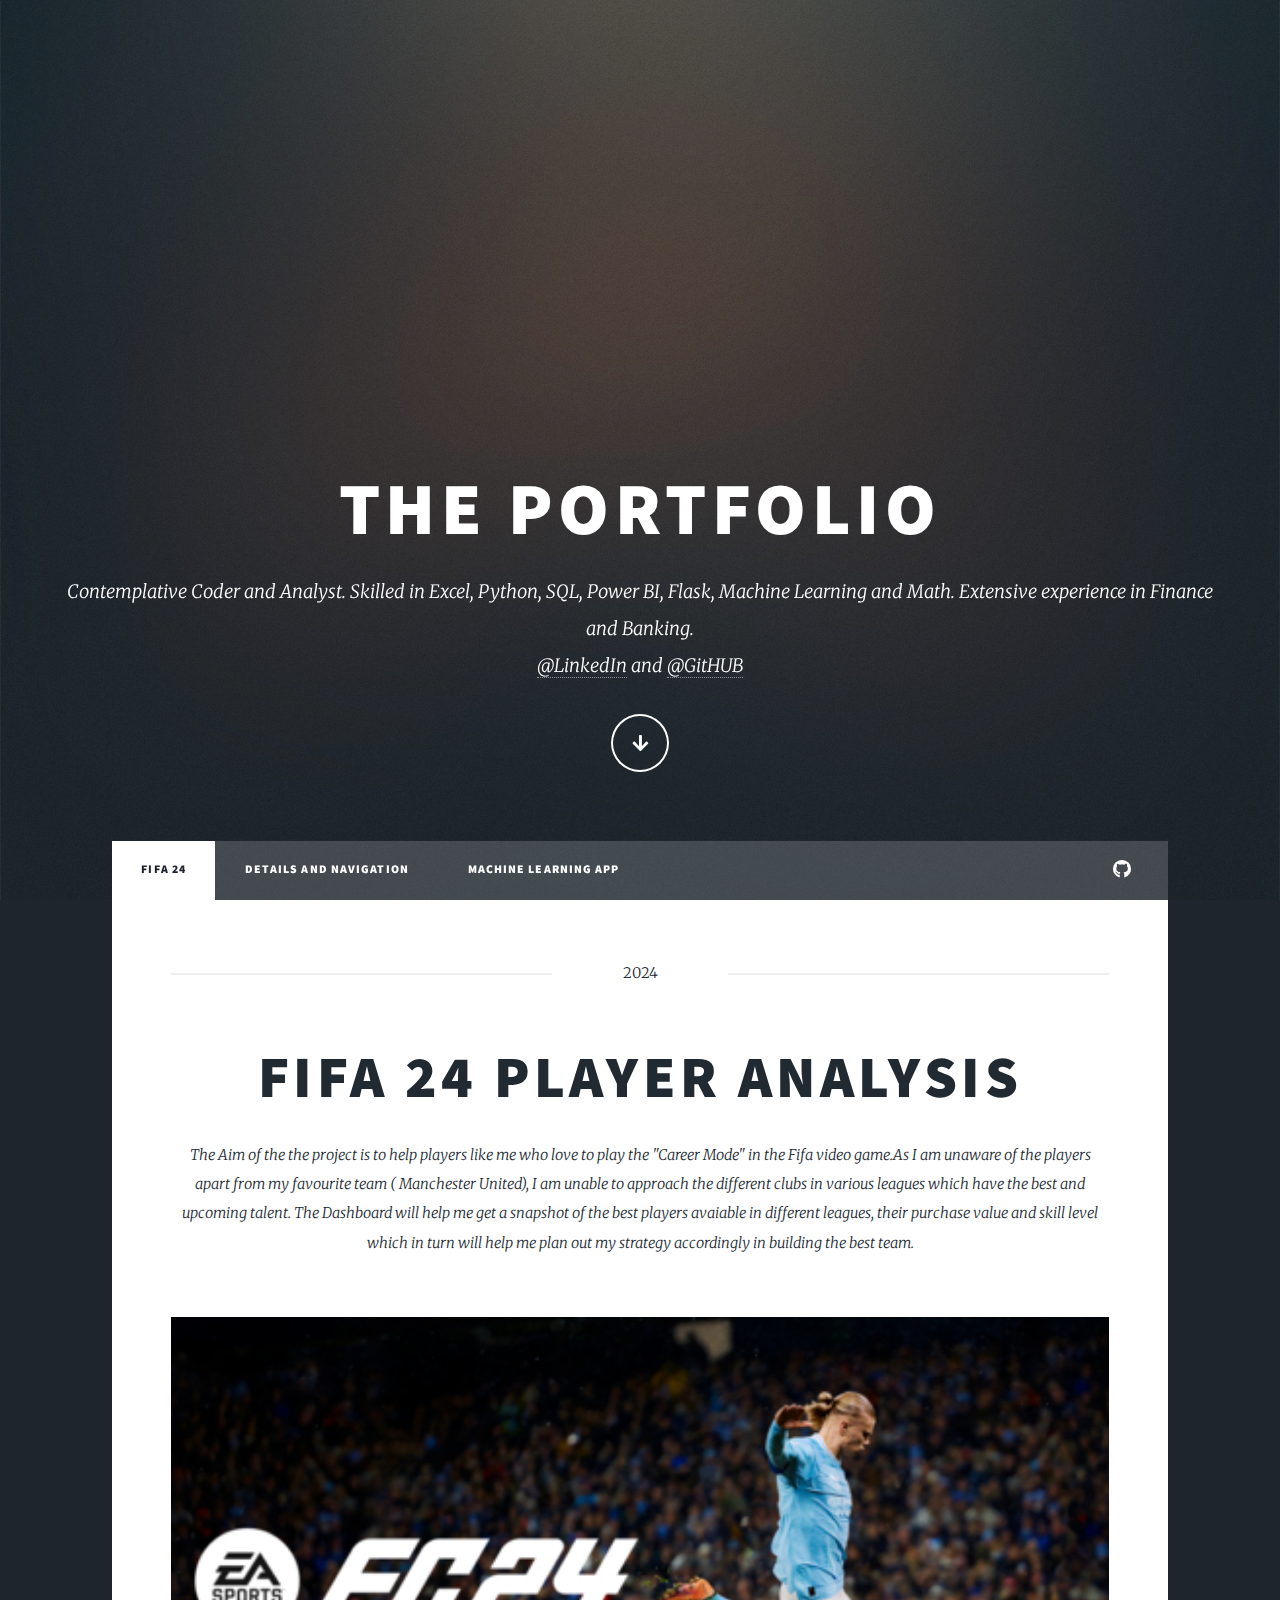
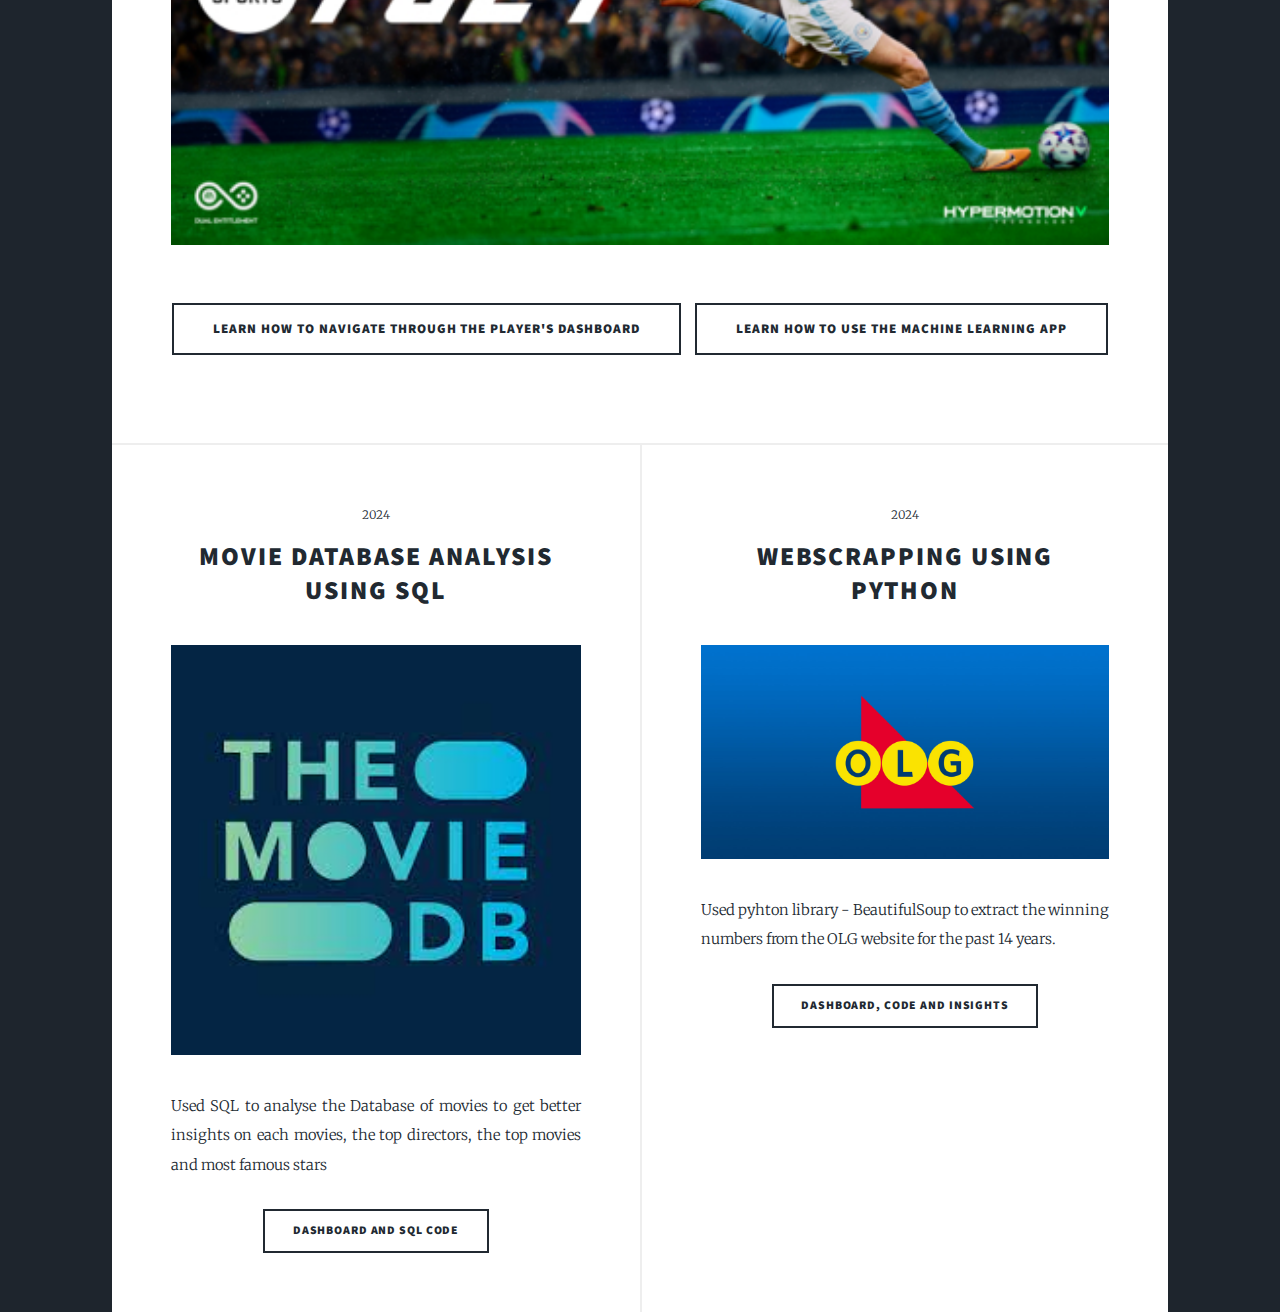
<file: index.html>
<!DOCTYPE HTML>
<!--
	Massively by HTML5 UP
	html5up.net | @ajlkn
	Free for personal and commercial use under the CCA 3.0 license (html5up.net/license)
-->
<html>
	<head>
		<title>Leon Moraes - The Portfolio</title>
		<meta charset="utf-8" />
		<meta name="viewport" content="width=device-width, initial-scale=1, user-scalable=no" />
		<link rel="stylesheet" href="assets/css/main.css" />
		<noscript><link rel="stylesheet" href="assets/css/noscript.css" /></noscript>
	</head>
	<body class="is-preload">

		<!-- Wrapper -->
			<div id="wrapper" class="fade-in">

				<!-- Intro -->
					<div id="intro">
						<h1>The Portfolio</h1>
						<p>Contemplative Coder and Analyst. Skilled in Excel, Python, SQL, Power BI, Flask, Machine Learning and Math. Extensive experience in Finance and Banking.<br><a href="https://www.linkedin.com/in/leonjmoraes/" target="_blank">@LinkedIn</a> and <a href="https://github.com/leonmoraes17" target="_blank">@GitHUB</a><br />
						</p>
						<ul class="actions">
							<li><a href="#header" class="button icon solid solo fa-arrow-down scrolly">Continue</a></li>
						</ul>
					</div>

				<!-- Header -->
					<header id="header">
						<a href="index.html" class="logo">Projects</a>
					</header>

				<!-- Nav -->
					<nav id="nav">
						<ul class="links">
							<li class="active"><a href="index.html">FIFA 24 </a></li>
							<li><a href="generic.html">Details and Navigation</a></li>
							<li><a href="elements.html">Machine Learning app</a></li>
						</ul>
						<ul class="icons">
							<li><a href="https://github.com/leonmoraes17/Fifa_24_Game" target="_blank" class="icon brands fa-github"><span class="label">GitHub</span></a></li>
						</ul>
					</nav>

				<!-- Main -->
					<div id="main">

						<!-- Featured Post -->
							<article class="post featured">
								<header class="major">
									<span class="date">2024</span>
									<h2><a href="https://app.powerbi.com/view?r=eyJrIjoiOGVjMmY4MmUtNDI5Zi00MDk5LThkMGUtNTcwNTNkMjUxOWIzIiwidCI6IjRiMTU3NGMwLWY2MDgtNGJiMi04MWY2LTY3ZjEyODUwZjFiMyJ9" target="_blank">FIFA 24 Player Analysis</a></h2>
									<p >The Aim of the the project is to help players like me who love to play the "Career Mode" in the Fifa video game.As I am unaware of the players apart from my favourite team ( Manchester United), I am unable to approach the different clubs in various leagues which have the best and upcoming talent.
										The Dashboard will help me get a snapshot of the best players avaiable in different leagues, their purchase value and skill level which in turn will help me plan out my strategy accordingly in building the best team.
									</p>
								</header>
								<a href="https://app.powerbi.com/view?r=eyJrIjoiOGVjMmY4MmUtNDI5Zi00MDk5LThkMGUtNTcwNTNkMjUxOWIzIiwidCI6IjRiMTU3NGMwLWY2MDgtNGJiMi04MWY2LTY3ZjEyODUwZjFiMyJ9" target="_blank" class="image main"><img src="images/fc24.jpg" alt="" /></a>
								<ul class="actions special">
									<li><a href="generic.html" class="button large">Learn how to navigate through the Player's Dashboard</a></li>
									<li><a href="elements.html" class="button large">Learn how to use the Machine Learning App</a></li>
								</ul>
							</article>

						<!-- Posts -->
							<section class="posts">
								<article>
									<header>
										<span class="date">2024</span>
										<h2><a href="#">MOVIE Database Analysis Using SQL<br />
										</a></h2>
										<!-- ---------------------------------------------------------------------- -->
									 </header>
									<a href="sql_detail.html" class="image fit"><img src="images/tmdb.jpg" alt="" /></a>
									<p>Used SQL to analyse the Database of movies to get better insights on each movies, the top directors, the top movies and most famous stars</p>
									<ul class="actions special">
										<li><a href="sql_detail.html" class="button">Dashboard and SQL Code</a></li>
									</ul>
								</article>
								<article>
									<header>
										<span class="date">2024</span>
										<h2><a href="#"> Webscrapping Using Python </a></h2>
									</header>
									<a href="lottery.html" class="image fit"><img src="images/olg.jpg" alt="" /></a>
									<p>Used pyhton library - BeautifulSoup to extract the winning numbers from the OLG website for the past 14 years.</p>
									<ul class="actions special">
										<li><a href="lottery.html" class="button">Dashboard, Code and Insights</a></li>
									</ul>
								</article>
									<!-- <a href="#" class="image fit"><img src="images/pic03.jpg" alt="" /></a>
									<p>Donec eget ex magna. Interdum et malesuada fames ac ante ipsum primis in faucibus. Pellentesque venenatis dolor imperdiet dolor mattis sagittis magna etiam.</p>
									<ul class="actions special">
										<li><a href="#" class="button">Full Story</a></li>
									</ul>   -->
								
								<!--</article>
								<article>
									<header>
										<span class="date">April 18, 2017</span>
										<h2><a href="#">Ante mattis<br />
										interdum dolor</a></h2>
									</header>
									<a href="#" class="image fit"><img src="images/pic04.jpg" alt="" /></a>
									<p>Donec eget ex magna. Interdum et malesuada fames ac ante ipsum primis in faucibus. Pellentesque venenatis dolor imperdiet dolor mattis sagittis magna etiam.</p>
									<ul class="actions special">
										<li><a href="#" class="button">Full Story</a></li>
									</ul>
								</article>
								<article>
									<header>
										<span class="date">April 14, 2017</span>
										<h2><a href="#">Tempus sed<br />
										nulla imperdiet</a></h2>
									</header>
									<a href="#" class="image fit"><img src="images/pic05.jpg" alt="" /></a>
									<p>Donec eget ex magna. Interdum et malesuada fames ac ante ipsum primis in faucibus. Pellentesque venenatis dolor imperdiet dolor mattis sagittis magna etiam.</p>
									<ul class="actions special">
										<li><a href="#" class="button">Full Story</a></li>
									</ul>
								</article>
								<article>
									<header>
										<span class="date">April 11, 2017</span>
										<h2><a href="#">Odio magna<br />
										sed consectetur</a></h2>
									</header>
									<a href="#" class="image fit"><img src="images/pic06.jpg" alt="" /></a>
									<p>Donec eget ex magna. Interdum et malesuada fames ac ante ipsum primis in faucibus. Pellentesque venenatis dolor imperdiet dolor mattis sagittis magna etiam.</p>
									<ul class="actions special">
										<li><a href="#" class="button">Full Story</a></li>
									</ul>
								</article>
								<article>
									<header>
										<span class="date">April 7, 2017</span>
										<h2><a href="#">Augue lorem<br />
										primis vestibulum</a></h2>
									</header>
									<a href="#" class="image fit"><img src="images/pic07.jpg" alt="" /></a>
									<p>Donec eget ex magna. Interdum et malesuada fames ac ante ipsum primis in faucibus. Pellentesque venenatis dolor imperdiet dolor mattis sagittis magna etiam.</p>
									<ul class="actions special">
										<li><a href="#" class="button">Full Story</a></li>
									</ul>
								</article>
							</section>

						Footer
							<footer>
								<div class="pagination">
									<a href="#" class="previous">Prev</a>
									<a href="#" class="page active">1</a>
									<a href="#" class="page">2</a>
									<a href="#" class="page">3</a>
									<span class="extra">&hellip;</span>
									<a href="#" class="page">8</a>
									<a href="#" class="page">9</a>
									<a href="#" class="page">10</a>
									<a href="#" class="next">Next</a>
								</div>
							</footer>

					</div>

				Footer
					<footer id="footer">
						<section>
							<form method="post" action="#">
								<div class="fields">
									<div class="field">
										<label for="name">Name</label>
										<input type="text" name="name" id="name" />
									</div>
									<div class="field">
										<label for="email">Email</label>
										<input type="text" name="email" id="email" />
									</div>
									<div class="field">
										<label for="message">Message</label>
										<textarea name="message" id="message" rows="3"></textarea>
									</div>
								</div>
								<ul class="actions">
									<li><input type="submit" value="Send Message" /></li>
								</ul>
							</form>
						</section>
						<section class="split contact">
							<section class="alt">
								<h3>Address</h3>
								<p>1234 Somewhere Road #87257<br />
								Nashville, TN 00000-0000</p>
							</section>
							<section>
								<h3>Phone</h3>
								<p><a href="#">(000) 000-0000</a></p>
							</section>
							<section>
								<h3>Email</h3>
								<p><a href="#">info@untitled.tld</a></p>
							</section>
							<section>
								<h3>Social</h3>
								<ul class="icons alt">
									<li><a href="#" class="icon brands alt fa-twitter"><span class="label">Twitter</span></a></li>
									<li><a href="#" class="icon brands alt fa-facebook-f"><span class="label">Facebook</span></a></li>
									<li><a href="#" class="icon brands alt fa-instagram"><span class="label">Instagram</span></a></li>
									<li><a href="#" class="icon brands alt fa-github"><span class="label">GitHub</span></a></li>
								</ul>
							</section>
						</section> -->
					<!-- </footer> -->

				<!-- Copyright -->
					<!-- <div id="copyright">
						<ul><li>&copy; Untitled</li><li>Design: <a href="https://html5up.net">HTML5 UP</a></li></ul>
					</div> -->

			</div>

		<!-- Scripts -->
			<script src="assets/js/jquery.min.js"></script>
			<script src="assets/js/jquery.scrollex.min.js"></script>
			<script src="assets/js/jquery.scrolly.min.js"></script>
			<script src="assets/js/browser.min.js"></script>
			<script src="assets/js/breakpoints.min.js"></script>
			<script src="assets/js/util.js"></script>
			<script src="assets/js/main.js"></script>

	</body>
</html>
</file>
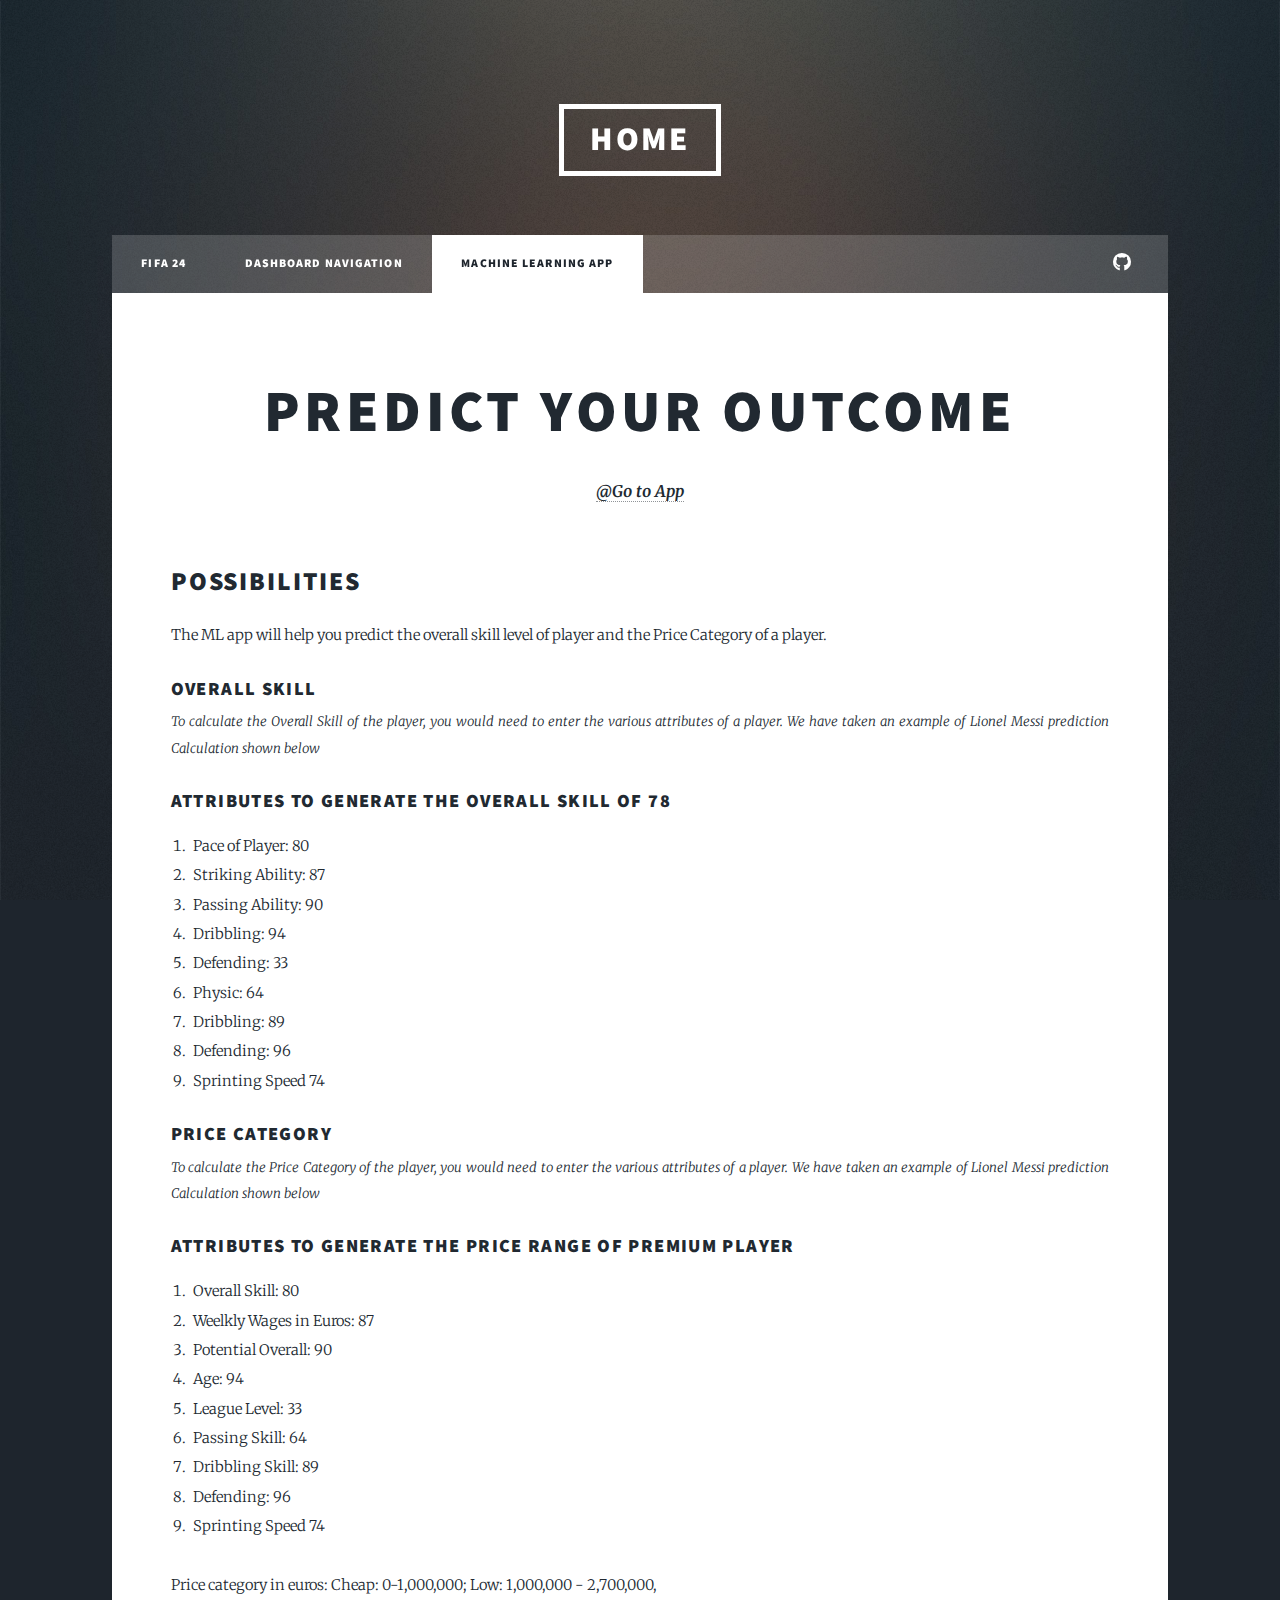
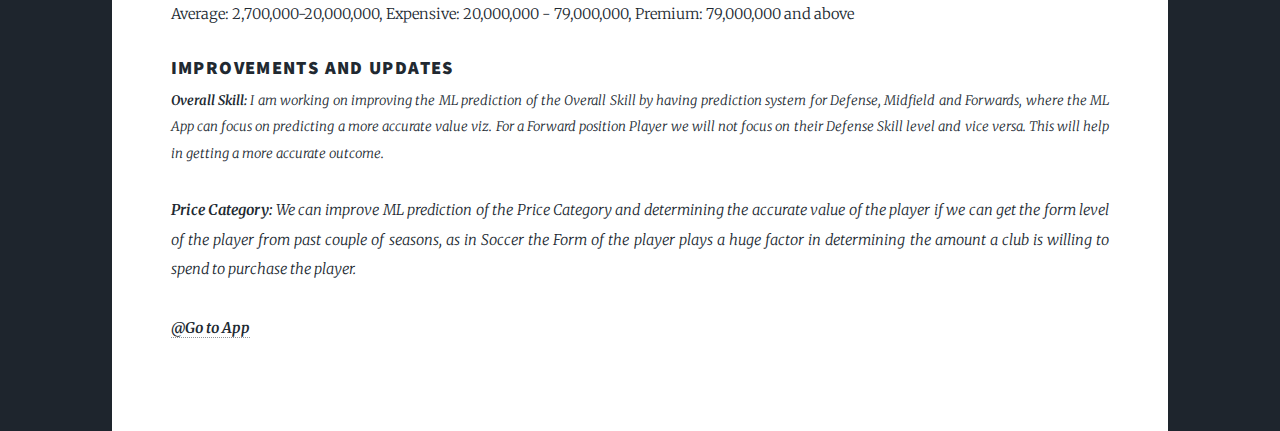
<file: elements.html>
<!DOCTYPE HTML>
<!--
	Massively by HTML5 UP
	html5up.net | @ajlkn
	Free for personal and commercial use under the CCA 3.0 license (html5up.net/license)
-->
<html>
	<head>
		<title>Fifa 24 - Machine Learning</title>
		<meta charset="utf-8" />
		<meta name="viewport" content="width=device-width, initial-scale=1, user-scalable=no" />
		<link rel="stylesheet" href="assets/css/main.css" />
		<noscript><link rel="stylesheet" href="assets/css/noscript.css" /></noscript>
	</head>
	<body class="is-preload">

		<!-- Wrapper -->
			<div id="wrapper">

				<!-- Header -->
					<header id="header">
						<a href="index.html" class="logo">Home</a>
					</header>

				<!-- Nav -->
					<nav id="nav">
						<ul class="links">
							<li><a href="index.html">Fifa 24</a></li>
							<li><a href="generic.html">Dashboard Navigation</a></li>
							<li class="active"><a href="elements.html">Machine Learning App</a></li>
						</ul>
						<ul class="icons">
							<!-- <li><a href="#" class="icon brands fa-twitter"><span class="label">Twitter</span></a></li>
							<li><a href="#" class="icon brands fa-facebook-f"><span class="label">Facebook</span></a></li>
							<li><a href="#" class="icon brands fa-instagram"><span class="label">Instagram</span></a></li> -->
							<li><a href="https://github.com/leonmoraes17/Fifa_24_Game" target="_blank" class="icon brands fa-github"><span class="label">GitHub</span></a></li>
						</ul>
					</nav>

				<!-- Main -->
					<div id="main">

						<!-- Post -->
							<section class="post">
								<header class="major">
									<h1>Predict your Outcome 
									</h1>
									<P> <a href="https://fifa24game.streamlit.app/"  target="_blank"> <b> @Go to App</b></a></P>
								</header>

								<!-- Text stuff -->
									<h2>Possibilities</h2>
									<p>The ML app will help you predict the overall skill level of player and the Price Category of a player.
									</p>
									
									<header>
										<h3>Overall Skill</h3>
										<p>To calculate the Overall Skill of the player, you would need to enter the various attributes of a player. We have taken an example of Lionel Messi prediction Calculation shown below </p>
									</header>
									<h3>Attributes to generate the overall skill of 78</h3>
											<ol>
												<li>Pace of Player:	  80</li>
												<li>Striking Ability: 87</li>
												<li>Passing Ability:  90 </li>
												<li>Dribbling:        94</li>
												<li>Defending:        33</li>
												<li>Physic:			  64 </li>
												<li>Dribbling:        89</li>
												<li>Defending:        96</li>
												<li>Sprinting Speed	  74</li>
											</ol>
									
										<header>
											<h3>Price Category</h3>
											<p>To calculate the Price Category of the player, you would need to enter the various attributes of a player. We have taken an example of Lionel Messi prediction Calculation shown below </p>
										</header>
											<h3>Attributes to generate the Price Range of Premium Player</h3>
											<ol>
												<li>Overall Skill:	  		80</li>
												<li>Weelkly Wages in Euros: 87</li>
												<li>Potential Overall: 	    90 </li>
												<li>Age:        			94</li>
												<li>League Level:        	33</li>
												<li>Passing Skill:			64 </li>
												<li>Dribbling Skill:        89</li>
												<li>Defending:        		96</li>
												<li>Sprinting Speed	  		74</li>
												</ol>


									<p>Price category in euros: Cheap: 0-1,000,000; Low: 1,000,000 - 2,700,000, </br>

										Average: 2,700,000-20,000,000, Expensive: 20,000,000 - 79,000,000,
										
										Premium: 79,000,000 and above</p>
									
																			<header>
										<h3>Improvements and Updates</h3>
										<p><b>Overall Skill:</b> I am working on improving the ML prediction of the Overall Skill by having prediction system for Defense, Midfield and Forwards, where the ML App can focus on predicting a more accurate value viz. For a Forward position Player we will not focus on their Defense Skill level and vice versa. This will help in getting a more accurate outcome.</p>
										<p><b>Price Category:</b> We can improve ML prediction of the Price Category and determining the accurate value of the player if we can get the form level of the player  from past couple of seasons, as in Soccer the Form of the player plays a huge factor in determining the amount a club is willing to spend to purchase the player.</p>
										<P> <a href="https://fifa24game.streamlit.app/" target="_blank" ><b> @Go to App</b></a></P>
									
									
									<!-- </header>
									<p>Nunc lacinia ante nunc ac lobortis. Interdum adipiscing gravida odio porttitor sem non mi integer non faucibus ornare mi ut ante amet placerat aliquet. Volutpat eu sed ante lacinia sapien lorem accumsan varius montes viverra nibh in adipiscing blandit tempus accumsan.</p>
									<header>
										<h4>Heading with a Subtitle</h4>
										<p>Lorem ipsum dolor sit amet nullam id egestas urna aliquam</p>
									</header>
									<p>Nunc lacinia ante nunc ac lobortis. Interdum adipiscing gravida odio porttitor sem non mi integer non faucibus ornare mi ut ante amet placerat aliquet. Volutpat eu sed ante lacinia sapien lorem accumsan varius montes viverra nibh in adipiscing blandit tempus accumsan.</p>

									<hr /> -->

								<!-- Lists -->
									<!-- <h2>Lists</h2>
									<div class="row">
										<div class="col-6 col-12-small">

											<h3>Unordered</h3>
											<ul>
												<li>Dolor pulvinar etiam.</li>
												<li>Sagittis lorem eleifend.</li>
												<li>Felis feugiat dolore viverra.</li>
												<li>Dolor pulvinar etiam.</li>
											</ul>

											<h3>Alternate</h3>
											<ul class="alt">
												<li>Dolor pulvinar etiam etiam.</li>
												<li>Sagittis adipiscing eleifend.</li>
												<li>Felis enim dolore viverra.</li>
												<li>Dolor pulvinar etiam etiam.</li>
											</ul> -->

										<!-- </div>
										<div class="col-6 col-12-small">

											<h3>Ordered</h3>
											<ol>
												<li>Dolor pulvinar etiam.</li>
												<li>Etiam vel felis at viverra.</li>
												<li>Felis enim feugiat magna.</li>
												<li>Etiam vel felis nullam.</li>
												<li>Felis enim et tempus.</li>
											</ol>

											<h3>Icons</h3>
											<ul class="icons">
												<li><a href="#" class="icon brands fa-twitter"><span class="label">Twitter</span></a></li>
												<li><a href="#" class="icon brands fa-facebook-f"><span class="label">Facebook</span></a></li>
												<li><a href="#" class="icon brands fa-instagram"><span class="label">Instagram</span></a></li>
												<li><a href="#" class="icon brands fa-github"><span class="label">Github</span></a></li>
												<li><a href="#" class="icon brands fa-dribbble"><span class="label">Dribbble</span></a></li>
											</ul>
											<ul class="icons alt">
												<li><a href="#" class="icon brands alt fa-twitter"><span class="label">Twitter</span></a></li>
												<li><a href="#" class="icon brands alt fa-facebook-f"><span class="label">Facebook</span></a></li>
												<li><a href="#" class="icon brands alt fa-instagram"><span class="label">Instagram</span></a></li>
												<li><a href="#" class="icon brands alt fa-github"><span class="label">Github</span></a></li>
												<li><a href="#" class="icon brands alt fa-dribbble"><span class="label">Dribbble</span></a></li>
											</ul>

										</div>
									</div>
									<h3>Definition</h3> -->
									<!-- <dl>
										<dt>Item 1</dt>
										<dd>
											<p>Lorem ipsum dolor vestibulum ante ipsum primis in faucibus vestibulum. Blandit adipiscing eu felis iaculis volutpat ac adipiscing accumsan eu faucibus. Integer ac pellentesque praesent.</p>
										</dd>
										<dt>Item 2</dt>
										<dd>
											<p>Lorem ipsum dolor vestibulum ante ipsum primis in faucibus vestibulum. Blandit adipiscing eu felis iaculis volutpat ac adipiscing accumsan eu faucibus. Integer ac pellentesque praesent.</p>
										</dd>
										<dt>Item 3</dt>
										<dd>
											<p>Lorem ipsum dolor vestibulum ante ipsum primis in faucibus vestibulum. Blandit adipiscing eu felis iaculis volutpat ac adipiscing accumsan eu faucibus. Integer ac pellentesque praesent.</p>
										</dd>
									</dl>

									<h3>Actions</h3>
									<ul class="actions">
										<li><a href="#" class="button primary">Primary</a></li>
										<li><a href="#" class="button">Default</a></li>
									</ul>
									<ul class="actions small">
										<li><a href="#" class="button primary small">Small</a></li>
										<li><a href="#" class="button small">Small</a></li>
									</ul>
									<div class="row">
										<div class="col-6 col-12-small">
											<ul class="actions stacked">
												<li><a href="#" class="button primary">Default</a></li>
												<li><a href="#" class="button">Default</a></li>
											</ul>
										</div>
										<div class="col-6 col-12-small">
											<ul class="actions stacked">
												<li><a href="#" class="button primary small">Small</a></li>
												<li><a href="#" class="button small">Small</a></li>
											</ul>
										</div>
									</div>
									<div class="row">
										<div class="col-6 col-12-small">
											<ul class="actions stacked">
												<li><a href="#" class="button primary fit">Default</a></li>
												<li><a href="#" class="button fit">Default</a></li>
											</ul>
										</div>
										<div class="col-6 col-12-small">
											<ul class="actions stacked">
												<li><a href="#" class="button primary small fit">Small</a></li>
												<li><a href="#" class="button small fit">Small</a></li>
											</ul> -->
										<!-- </div>
									</div>

									<hr /> -->

								<!-- Blockquote -->
									<!-- <h2>Blockquote</h2>
									<blockquote>Fringilla nisl. Donec accumsan interdum nisi, quis tincidunt felis sagittis eget tempus euismod. Vestibulum ante ipsum primis in faucibus vestibulum. Blandit adipiscing eu felis iaculis volutpat ac adipiscing accumsan faucibus. Vestibulum ante ipsum primis in faucibus vestibulum. Blandit adipiscing eu felis.</blockquote>

									<hr /> -->

								<!-- Table -->
									<!-- <h2>Table</h2>

									<h3>Default</h3>
									<div class="table-wrapper">
										<table>
											<thead>
												<tr>
													<th>Name</th>
													<th>Description</th>
													<th>Price</th>
												</tr>
											</thead>
											<tbody>
												<tr>
													<td>Item 1</td>
													<td>Ante turpis integer aliquet porttitor.</td>
													<td>29.99</td>
												</tr>
												<tr>
													<td>Item 2</td>
													<td>Vis ac commodo adipiscing arcu aliquet.</td>
													<td>19.99</td>
												</tr>
												<tr>
													<td>Item 3</td>
													<td> Morbi faucibus arcu accumsan lorem.</td>
													<td>29.99</td>
												</tr>
												<tr>
													<td>Item 4</td>
													<td>Vitae integer tempus condimentum.</td>
													<td>19.99</td>
												</tr>
												<tr>
													<td>Item 5</td>
													<td>Ante turpis integer aliquet porttitor.</td>
													<td>29.99</td>
												</tr>
											</tbody>
											<tfoot>
												<tr>
													<td colspan="2"></td>
													<td>100.00</td>
												</tr>
											</tfoot>
										</table>
									</div>

									<h3>Alternate</h3>
									<div class="table-wrapper">
										<table class="alt">
											<thead>
												<tr>
													<th>Name</th>
													<th>Description</th>
													<th>Price</th>
												</tr>
											</thead>
											<tbody>
												<tr>
													<td>Item 1</td>
													<td>Ante turpis integer aliquet porttitor.</td>
													<td>29.99</td>
												</tr>
												<tr>
													<td>Item 2</td>
													<td>Vis ac commodo adipiscing arcu aliquet.</td>
													<td>19.99</td>
												</tr>
												<tr>
													<td>Item 3</td>
													<td> Morbi faucibus arcu accumsan lorem.</td>
													<td>29.99</td>
												</tr>
												<tr>
													<td>Item 4</td>
													<td>Vitae integer tempus condimentum.</td>
													<td>19.99</td>
												</tr>
												<tr>
													<td>Item 5</td>
													<td>Ante turpis integer aliquet porttitor.</td>
													<td>29.99</td>
												</tr>
											</tbody>
											<tfoot>
												<tr>
													<td colspan="2"></td>
													<td>100.00</td>
												</tr>
											</tfoot>
										</table>
									</div>

									<hr /> -->

								<!-- Buttons -->
									<!-- <h2>Buttons</h2>
									<ul class="actions">
										<li><a href="#" class="button primary">Primary</a></li>
										<li><a href="#" class="button">Default</a></li>
									</ul>
									<ul class="actions">
										<li><a href="#" class="button primary large">Large</a></li>
										<li><a href="#" class="button">Default</a></li>
										<li><a href="#" class="button small">Small</a></li>
									</ul>
									<ul class="actions fit">
										<li><a href="#" class="button primary fit">Fit</a></li>
										<li><a href="#" class="button fit">Fit</a></li>
									</ul>
									<ul class="actions fit small">
										<li><a href="#" class="button primary fit small">Fit + Small</a></li>
										<li><a href="#" class="button fit small">Fit + Small</a></li>
									</ul>
									<ul class="actions">
										<li><a href="#" class="button primary icon solid fa-search">Icon</a></li>
										<li><a href="#" class="button icon solid fa-download">Icon</a></li>
									</ul>
									<ul class="actions">
										<li><span class="button primary disabled">Primary</span></li>
										<li><span class="button disabled">Default</span></li>
									</ul>

									<hr /> -->

								<!-- Form -->
									<!-- <h2>Form</h2>

									<form method="post" action="#">
										<div class="row gtr-uniform">
											<div class="col-6 col-12-xsmall">
												<input type="text" name="demo-name" id="demo-name" value="" placeholder="Name" />
											</div>
											<div class="col-6 col-12-xsmall">
												<input type="email" name="demo-email" id="demo-email" value="" placeholder="Email" />
											</div> -->
											<!-- Break -->
											<!-- <div class="col-12">
												<select name="demo-category" id="demo-category">
													<option value="">- Category -</option>
													<option value="1">Manufacturing</option>
													<option value="1">Shipping</option>
													<option value="1">Administration</option>
													<option value="1">Human Resources</option>
												</select>
											</div> -->
											<!-- Break -->
											<!-- <div class="col-4 col-12-small">
												<input type="radio" id="demo-priority-low" name="demo-priority" checked>
												<label for="demo-priority-low">Low</label>
											</div>
											<div class="col-4 col-12-small">
												<input type="radio" id="demo-priority-normal" name="demo-priority">
												<label for="demo-priority-normal">Normal</label>
											</div>
											<div class="col-4 col-12-small">
												<input type="radio" id="demo-priority-high" name="demo-priority">
												<label for="demo-priority-high">High</label>
											</div> -->
											<!-- Break -->
											<!-- <div class="col-6 col-12-small">
												<input type="checkbox" id="demo-copy" name="demo-copy">
												<label for="demo-copy">Email me a copy</label>
											</div>
											<div class="col-6 col-12-small">
												<input type="checkbox" id="demo-human" name="demo-human" checked>
												<label for="demo-human">I am a human</label>
											</div> -->
											<!-- Break -->
											<!-- <div class="col-12">
												<textarea name="demo-message" id="demo-message" placeholder="Enter your message" rows="6"></textarea>
											</div> -->
											<!-- Break -->
											<!-- <div class="col-12">
												<ul class="actions">
													<li><input type="submit" value="Send Message" class="primary" /></li>
													<li><input type="reset" value="Reset" /></li>
												</ul>
											</div>
										</div>
									</form>

									<hr /> -->

								<!-- Image -->
									<!-- <h2>Image</h2>

									<h3>Fit</h3>
									<span class="image fit"><img src="images/pic01.jpg" alt="" /></span>
									<div class="box alt">
										<div class="row gtr-50 gtr-uniform">
											<div class="col-4"><span class="image fit"><img src="images/pic02.jpg" alt="" /></span></div>
											<div class="col-4"><span class="image fit"><img src="images/pic03.jpg" alt="" /></span></div>
											<div class="col-4"><span class="image fit"><img src="images/pic04.jpg" alt="" /></span></div> -->
											<!-- Break -->
											<!-- <div class="col-4"><span class="image fit"><img src="images/pic04.jpg" alt="" /></span></div>
											<div class="col-4"><span class="image fit"><img src="images/pic02.jpg" alt="" /></span></div>
											<div class="col-4"><span class="image fit"><img src="images/pic03.jpg" alt="" /></span></div> -->
											<!-- Break -->
											<!-- <div class="col-4"><span class="image fit"><img src="images/pic03.jpg" alt="" /></span></div>
											<div class="col-4"><span class="image fit"><img src="images/pic04.jpg" alt="" /></span></div>
											<div class="col-4"><span class="image fit"><img src="images/pic02.jpg" alt="" /></span></div>
										</div>
									</div>

									<h3>Left &amp; Right</h3>
									<p><span class="image left"><img src="images/pic08.jpg" alt="" /></span>Lorem ipsum dolor sit accumsan interdum nisi, quis tincidunt felis sagittis eget. tempus euismod. Vestibulum ante ipsum primis in faucibus vestibulum. Blandit adipiscing eu felis iaculis volutpat ac adipiscing accumsan eu faucibus. Integer ac pellentesque praesent tincidunt felis sagittis eget. tempus euismod. Vestibulum ante ipsum primis sagittis eget. tempus euismod. Vestibulum ante ipsum primis in faucibus vestibulum. Blandit adipiscing eu felis iaculis volutpat ac adipiscing accumsan eu faucibus. Integer ac pellentesque praesent tincidunt felis sagittis eget. tempus euismod. Vestibulum ante ipsum primis in faucibus vestibulum. Blandit adipiscing eu felis iaculis volutpat ac adipiscing accumsan eu faucibus. Integer ac pellentesque praesent. Vestibulum ante ipsum primis in faucibus magna blandit adipiscing eu felis iaculis.</p>
									<p><span class="image right"><img src="images/pic09.jpg" alt="" /></span>Lorem ipsum dolor sit accumsan interdum nisi, quis tincidunt felis sagittis eget. tempus euismod. Vestibulum ante ipsum primis in faucibus vestibulum. Blandit adipiscing eu felis iaculis volutpat ac adipiscing accumsan eu faucibus. Integer ac pellentesque praesent tincidunt felis sagittis eget. tempus euismod. Vestibulum ante ipsum primis sagittis eget. tempus euismod. Vestibulum ante ipsum primis in faucibus vestibulum. Blandit adipiscing eu felis iaculis volutpat ac adipiscing accumsan eu faucibus. Integer ac pellentesque praesent tincidunt felis sagittis eget. tempus euismod. Vestibulum ante ipsum primis in faucibus vestibulum. Blandit adipiscing eu felis iaculis volutpat ac adipiscing accumsan eu faucibus. Integer ac pellentesque praesent. Vestibulum ante ipsum primis in faucibus magna blandit adipiscing eu felis iaculis.</p>

									<hr /> -->

								<!-- Box -->
									<!-- <h2>Box</h2>
									<div class="box">
										<p>Felis sagittis eget tempus primis in faucibus vestibulum. Blandit adipiscing eu felis iaculis volutpat ac adipiscing accumsan eu faucibus. Integer ac pellentesque praesent tincidunt felis sagittis eget. tempus euismod. Magna sed etiam ante ipsum primis in faucibus vestibulum. Blandit adipiscing eu ipsum primis in faucibus vestibulum. Blandit adipiscing eu felis iaculis volutpat ac adipiscing accumsan eu faucibus lorem ipsum dolor sit amet nullam. Integer ac pellentesque praesent tincidunt felis sagittis eget. tempus euismod. Vestibulum ante ipsum primis sagittis eget. tempus euismod. Vestibulum ante ipsum primis in faucibus vestibulum. Blandit adipiscing eu felis iaculis volutpat ac adipiscing accumsan eu faucibus. Integer ac pellentesque praesent tincidunt felis sagittis eget. tempus euismod. Vestibulum ante ipsum primis in faucibus vestibulum. Blandit adipiscing eu felis iaculis volutpat ac adipiscing accumsan eu faucibus. Integer ac pellentesque praesent. Vestibulum ante ipsum primis in faucibus magna blandit adipiscing eu felis iaculis volutpat lorem ipsum dolor.</p>
									</div>

									<hr /> -->

								<!-- Preformatted Code -->
									<!-- <h2>Preformatted</h2>
									<pre><code>i = 0;

while (!deck.isInOrder()) {
    print 'Iteration ' + i;
    deck.shuffle();
    i++;
}

print 'It took ' + i + ' iterations to sort the deck.';
</code></pre>

							</section>

					</div> -->

				<!-- Footer -->
					<!-- <footer id="footer">
						<section>
							<form method="post" action="#">
								<div class="fields">
									<div class="field">
										<label for="name">Name</label>
										<input type="text" name="name" id="name" />
									</div>
									<div class="field">
										<label for="email">Email</label>
										<input type="text" name="email" id="email" />
									</div>
									<div class="field">
										<label for="message">Message</label>
										<textarea name="message" id="message" rows="3"></textarea>
									</div>
								</div>
								<ul class="actions">
									<li><input type="submit" value="Send Message" /></li>
								</ul>
							</form>
						</section>
						<section class="split contact">
							<section class="alt">
								<h3>Address</h3>
								<p>1234 Somewhere Road #87257<br />
								Nashville, TN 00000-0000</p>
							</section>
							<section>
								<h3>Phone</h3>
								<p><a href="#">(000) 000-0000</a></p>
							</section>
							<section>
								<h3>Email</h3>
								<p><a href="#">info@untitled.tld</a></p>
							</section>
							<section>
								<h3>Social</h3>
								<ul class="icons alt">
									<li><a href="#" class="icon brands alt fa-twitter"><span class="label">Twitter</span></a></li>
									<li><a href="#" class="icon brands alt fa-facebook-f"><span class="label">Facebook</span></a></li>
									<li><a href="#" class="icon brands alt fa-instagram"><span class="label">Instagram</span></a></li>
									<li><a href="#" class="icon brands alt fa-github"><span class="label">GitHub</span></a></li>
								</ul>
							</section>
						</section>
					</footer> -->

				<!-- Copyright -->
					<!-- <div id="copyright">
						<ul><li>&copy; Untitled</li><li>Design: <a href="https://html5up.net">HTML5 UP</a></li></ul>
					</div>

			</div> -->

		<!-- Scripts -->
			<script src="assets/js/jquery.min.js"></script>
			<script src="assets/js/jquery.scrollex.min.js"></script>
			<script src="assets/js/jquery.scrolly.min.js"></script>
			<script src="assets/js/browser.min.js"></script>
			<script src="assets/js/breakpoints.min.js"></script>
			<script src="assets/js/util.js"></script>
			<script src="assets/js/main.js"></script>

	</body>
</html>
</file>
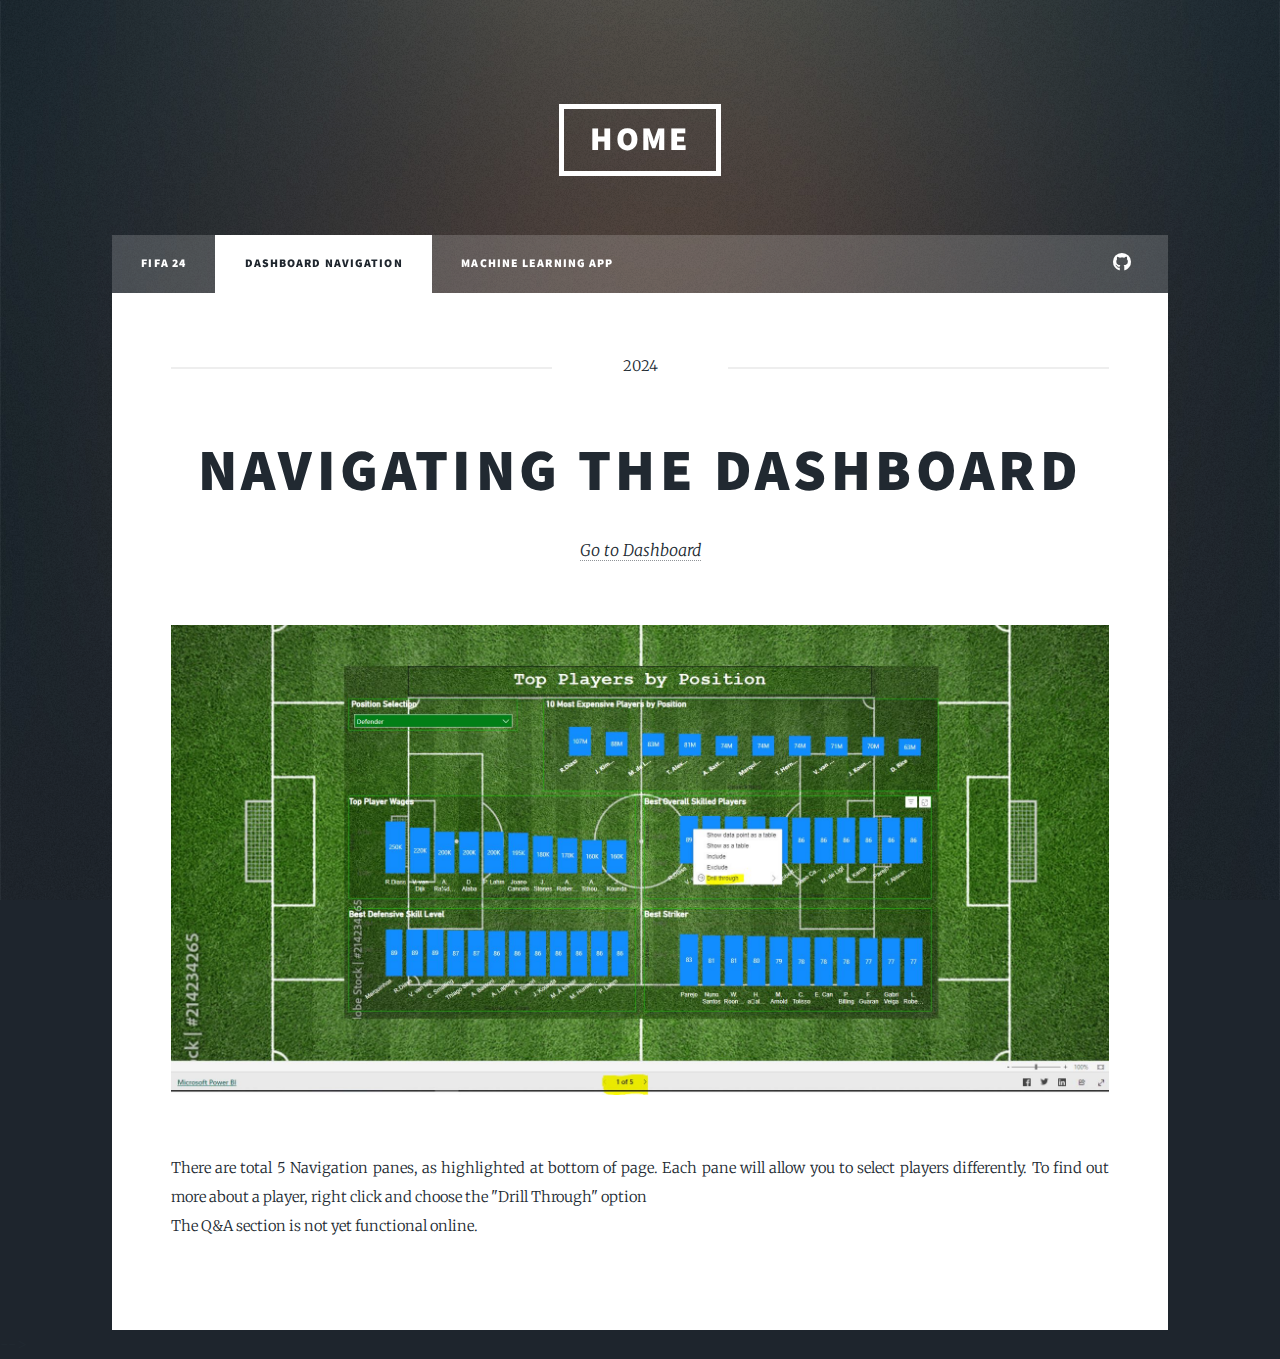
<file: generic.html>
<!DOCTYPE HTML>
<!--
	Massively by HTML5 UP
	html5up.net | @ajlkn
	Free for personal and commercial use under the CCA 3.0 license (html5up.net/license)
-->
<html>
	<head>
		<title>Fifa 24 Analysis</title>
		<meta charset="utf-8" />
		<meta name="viewport" content="width=device-width, initial-scale=1, user-scalable=no" />
		<link rel="stylesheet" href="assets/css/main.css" />
		<noscript><link rel="stylesheet" href="assets/css/noscript.css" /></noscript>
	</head>
	<body class="is-preload">

		<!-- Wrapper -->
			<div id="wrapper">

				<!-- Header -->
					<header id="header">
						<a href="index.html" class="logo">Home</a>
					</header>

				<!-- Nav -->
					<nav id="nav">
						<ul class="links">
							<li><a href="index.html">Fifa 24</a></li>
							<li class="active"><a href="generic.html">Dashboard Navigation</a></li>
							<li><a href="elements.html">Machine Learning App</a></li>
						</ul>
						<ul class="icons">
							<!-- <li><a href="#" class="icon brands fa-twitter"><span class="label">Twitter</span></a></li>
							<li><a href="#" class="icon brands fa-facebook-f"><span class="label">Facebook</span></a></li>
							<li><a href="#" class="icon brands fa-instagram"><span class="label">Instagram</span></a></li> -->
							<li><a href="https://github.com/leonmoraes17/Fifa_24_Game" target="_blank" class="icon brands fa-github"><span class="label">GitHub</span></a></li>
						</ul>
					</nav>

				<!-- Main -->
					<div id="main">

						<!-- Post -->
							<section class="post">
								<header class="major">
									<span class="date">2024</span>
									<h1>Navigating the Dashboard<br />
									</h1>
									<P> <a href="https://app.powerbi.com/view?r=eyJrIjoiOGVjMmY4MmUtNDI5Zi00MDk5LThkMGUtNTcwNTNkMjUxOWIzIiwidCI6IjRiMTU3NGMwLWY2MDgtNGJiMi04MWY2LTY3ZjEyODUwZjFiMyJ9" target="_blank" >Go to Dashboard</a></P>
								</header>
								<div class="image main"><img src="images/dashboard.JPG" alt="" /></div>
								<p>There are total 5 Navigation panes, as highlighted at bottom of page. Each pane will allow you to select players differently. To find out more about a player, right click and choose the "Drill Through" option<br>
									The Q&A section is not yet functional online.
								</p>
								
							</section>

					</div>
<!-- 
				Footer
					<footer id="footer">
						<section>
							<form method="post" action="#">
								<div class="fields">
									<div class="field">
										<label for="name">Name</label>
										<input type="text" name="name" id="name" />
									</div>
									<div class="field">
										<label for="email">Email</label>
										<input type="text" name="email" id="email" />
									</div>
									<div class="field">
										<label for="message">Message</label>
										<textarea name="message" id="message" rows="3"></textarea>
									</div>
								</div>
								<ul class="actions">
									<li><input type="submit" value="Send Message" /></li>
								</ul>
							</form>
						</section>
						<section class="split contact">
							<section class="alt">
								<h3>Address</h3>
								<p>1234 Somewhere Road #87257<br />
								Nashville, TN 00000-0000</p>
							</section>
							<section>
								<h3>Phone</h3>
								<p><a href="#">(000) 000-0000</a></p>
							</section>
							<section>
								<h3>Email</h3>
								<p><a href="#">info@untitled.tld</a></p>
							</section>
							<section>
								<h3>Social</h3>
								<ul class="icons alt">
									<li><a href="#" class="icon brands alt fa-twitter"><span class="label">Twitter</span></a></li>
									<li><a href="#" class="icon brands alt fa-facebook-f"><span class="label">Facebook</span></a></li>
									<li><a href="#" class="icon brands alt fa-instagram"><span class="label">Instagram</span></a></li>
									<li><a href="#" class="icon brands alt fa-github"><span class="label">GitHub</span></a></li>
								</ul>
							</section>
						</section>
					</footer>

				<!-- Copyright -->
					<!-- <div id="copyright">
						<ul><li>&copy; Untitled</li><li>Design: <a href="https://html5up.net">HTML5 UP</a></li></ul>
					</div> -->

			</div>
-->

		<!-- Scripts -->
			<script src="assets/js/jquery.min.js"></script>
			<script src="assets/js/jquery.scrollex.min.js"></script>
			<script src="assets/js/jquery.scrolly.min.js"></script>
			<script src="assets/js/browser.min.js"></script>
			<script src="assets/js/breakpoints.min.js"></script>
			<script src="assets/js/util.js"></script>
			<script src="assets/js/main.js"></script>

	</body>
</html>
</file>
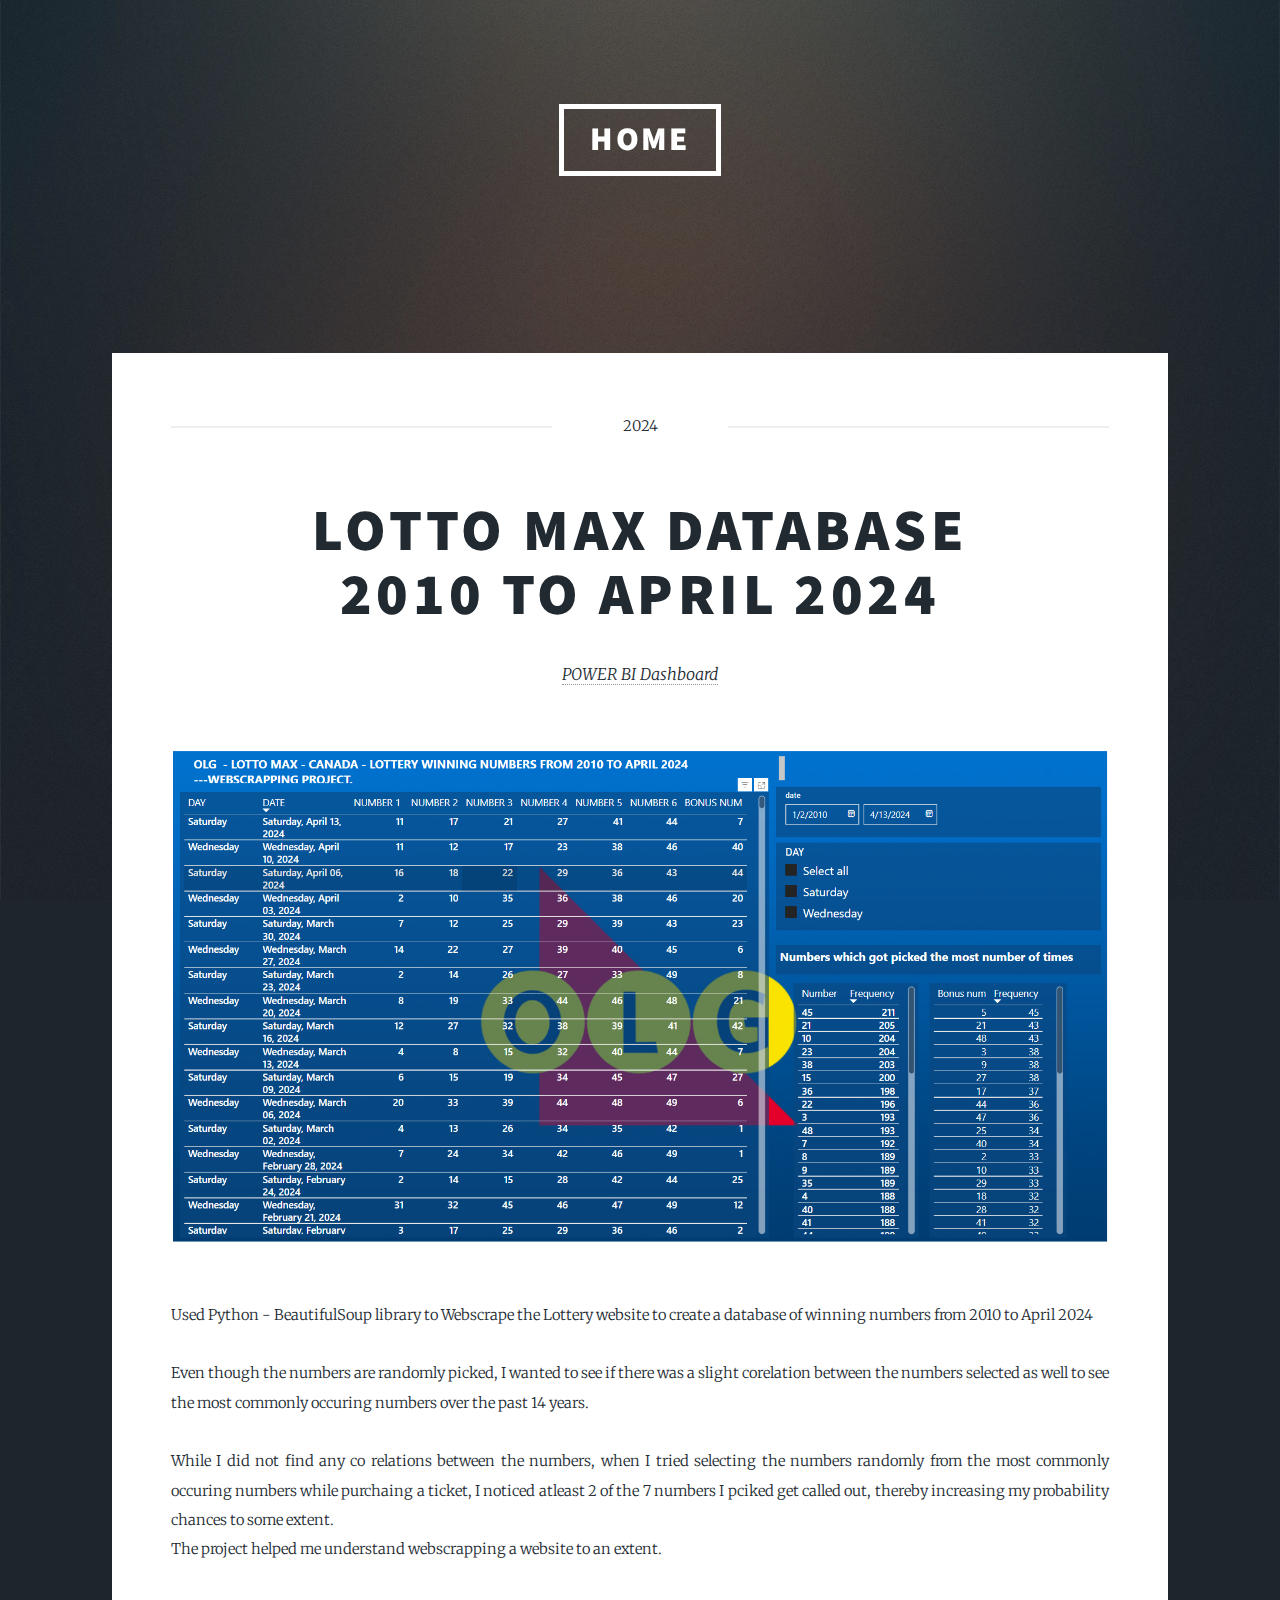
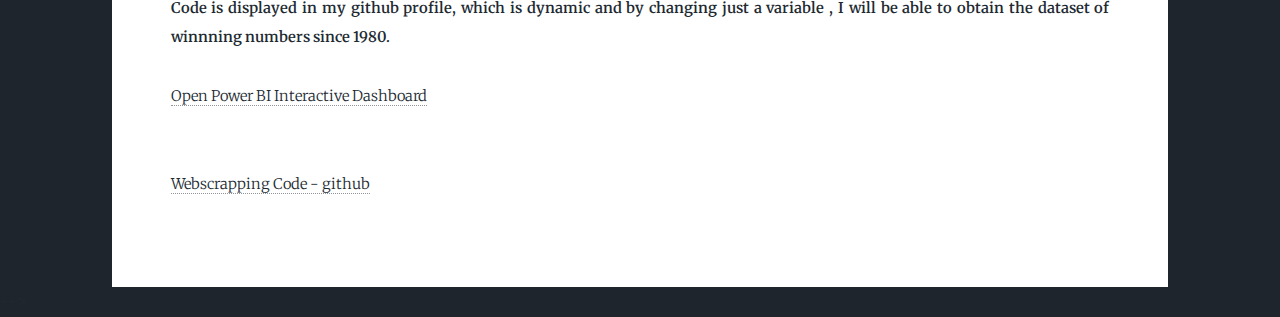
<file: lottery.html>
<!DOCTYPE HTML>
<!--
	Massively by HTML5 UP
	html5up.net | @ajlkn
	Free for personal and commercial use under the CCA 3.0 license (html5up.net/license)
-->
<html>
	<head>
		<title> OLG Lotto Max Database</title>
		<meta charset="utf-8" />
		<meta name="viewport" content="width=device-width, initial-scale=1, user-scalable=no" />
		<link rel="stylesheet" href="assets/css/main.css" />
		<noscript><link rel="stylesheet" href="assets/css/noscript.css" /></noscript>
	</head>
	<body class="is-preload">

		<!-- Wrapper -->
			<div id="wrapper">

				<!-- Header -->
					<header id="header">
						<a href="index.html" class="logo">Home</a>
					</header>

				<!-- Nav -->
					<!-- <nav id="nav">
						<ul class="links">
							<li><a href="index.html">Fifa 24</a></li>
							<li class="active"><a href="generic.html">Dashboard Navigation</a></li>
							<li><a href="elements.html">Machine Learning App</a></li>
						</ul>
						<ul class="icons">
							<!-- <li><a href="#" class="icon brands fa-twitter"><span class="label">Twitter</span></a></li>
							<li><a href="#" class="icon brands fa-facebook-f"><span class="label">Facebook</span></a></li>
							<li><a href="#" class="icon brands fa-instagram"><span class="label">Instagram</span></a></li> -->
							<!-- --> <li><a href="https://github.com/leonmoraes17/Fifa_24_Game" target="_blank" class="icon brands fa-github"><span class="label">GitHub</span></a></li>
						</ul> -->
					</nav> -->

				<!-- Main -->
					<div id="main">

						<!-- Post -->
							<section class="post">
								<header class="major">
									<span class="date">2024</span>
									<h1>Lotto Max Database<br> 2010 to  April 2024 <br />
									</h1>
									<P> <a href="https://app.powerbi.com/view?r=eyJrIjoiOTg5NTcyNmYtYjRkZC00M2MwLWJiZWUtNDJhNDI1MWEzMDU3IiwidCI6IjRiMTU3NGMwLWY2MDgtNGJiMi04MWY2LTY3ZjEyODUwZjFiMyJ9" target="_blank" >POWER BI Dashboard</a></P>
								</header>
								<div class="image main"><img src="images/lottery_dashboard.PNG" alt="" /></div>
								<p> Used Python - BeautifulSoup library to Webscrape the Lottery website to create a database of winning numbers from 2010 to April 2024 <br>
									<br>
									Even though the numbers are randomly picked, I wanted to see if there was a slight corelation between the numbers selected as well to see the most
									commonly occuring numbers over the past 14 years. <br>
									<br>

									While I did not find any co relations between the numbers, when I tried selecting the numbers randomly from the most commonly occuring numbers while purchaing a ticket,
									I noticed atleast 2 of the 7 numbers I pciked get called out, thereby increasing my probability chances to some extent.
									<br>
									The project helped me understand webscrapping a website to an extent. <br><br>

									<b> Code is displayed in my github profile, which is dynamic and by changing just a variable , I will be able to obtain the dataset of winnning numbers since 1980.</b>

					


											<P> <a href="https://app.powerbi.com/view?r=eyJrIjoiOTg5NTcyNmYtYjRkZC00M2MwLWJiZWUtNDJhNDI1MWEzMDU3IiwidCI6IjRiMTU3NGMwLWY2MDgtNGJiMi04MWY2LTY3ZjEyODUwZjFiMyJ9" target="_blank" >Open Power BI Interactive Dashboard</a></P>
											<br>
											<P> <a href="https://github.com/leonmoraes17/lottery/blob/main/webscrapping.ipynb" target="_blank" >Webscrapping Code - github</a></P>

							</section>

					</div>
<!-- 
				Footer
					<footer id="footer">
						<section>
							<form method="post" action="#">
								<div class="fields">
									<div class="field">
										<label for="name">Name</label>
										<input type="text" name="name" id="name" />
									</div>
									<div class="field">
										<label for="email">Email</label>
										<input type="text" name="email" id="email" />
									</div>
									<div class="field">
										<label for="message">Message</label>
										<textarea name="message" id="message" rows="3"></textarea>
									</div>
								</div>
								<ul class="actions">
									<li><input type="submit" value="Send Message" /></li>
								</ul>
							</form>
						</section>
						<section class="split contact">
							<section class="alt">
								<h3>Address</h3>
								<p>1234 Somewhere Road #87257<br />
								Nashville, TN 00000-0000</p>
							</section>
							<section>
								<h3>Phone</h3>
								<p><a href="#">(000) 000-0000</a></p>
							</section>
							<section>
								<h3>Email</h3>
								<p><a href="#">info@untitled.tld</a></p>
							</section>
							<section>
								<h3>Social</h3>
								<ul class="icons alt">
									<li><a href="#" class="icon brands alt fa-twitter"><span class="label">Twitter</span></a></li>
									<li><a href="#" class="icon brands alt fa-facebook-f"><span class="label">Facebook</span></a></li>
									<li><a href="#" class="icon brands alt fa-instagram"><span class="label">Instagram</span></a></li>
									<li><a href="#" class="icon brands alt fa-github"><span class="label">GitHub</span></a></li>
								</ul>
							</section>
						</section>
					</footer>

				<!-- Copyright -->
					<!-- <div id="copyright">
						<ul><li>&copy; Untitled</li><li>Design: <a href="https://html5up.net">HTML5 UP</a></li></ul>
					</div> -->

			</div>
-->

		<!-- Scripts -->
			<script src="assets/js/jquery.min.js"></script>
			<script src="assets/js/jquery.scrollex.min.js"></script>
			<script src="assets/js/jquery.scrolly.min.js"></script>
			<script src="assets/js/browser.min.js"></script>
			<script src="assets/js/breakpoints.min.js"></script>
			<script src="assets/js/util.js"></script>
			<script src="assets/js/main.js"></script>

	</body>
</html>
</file>
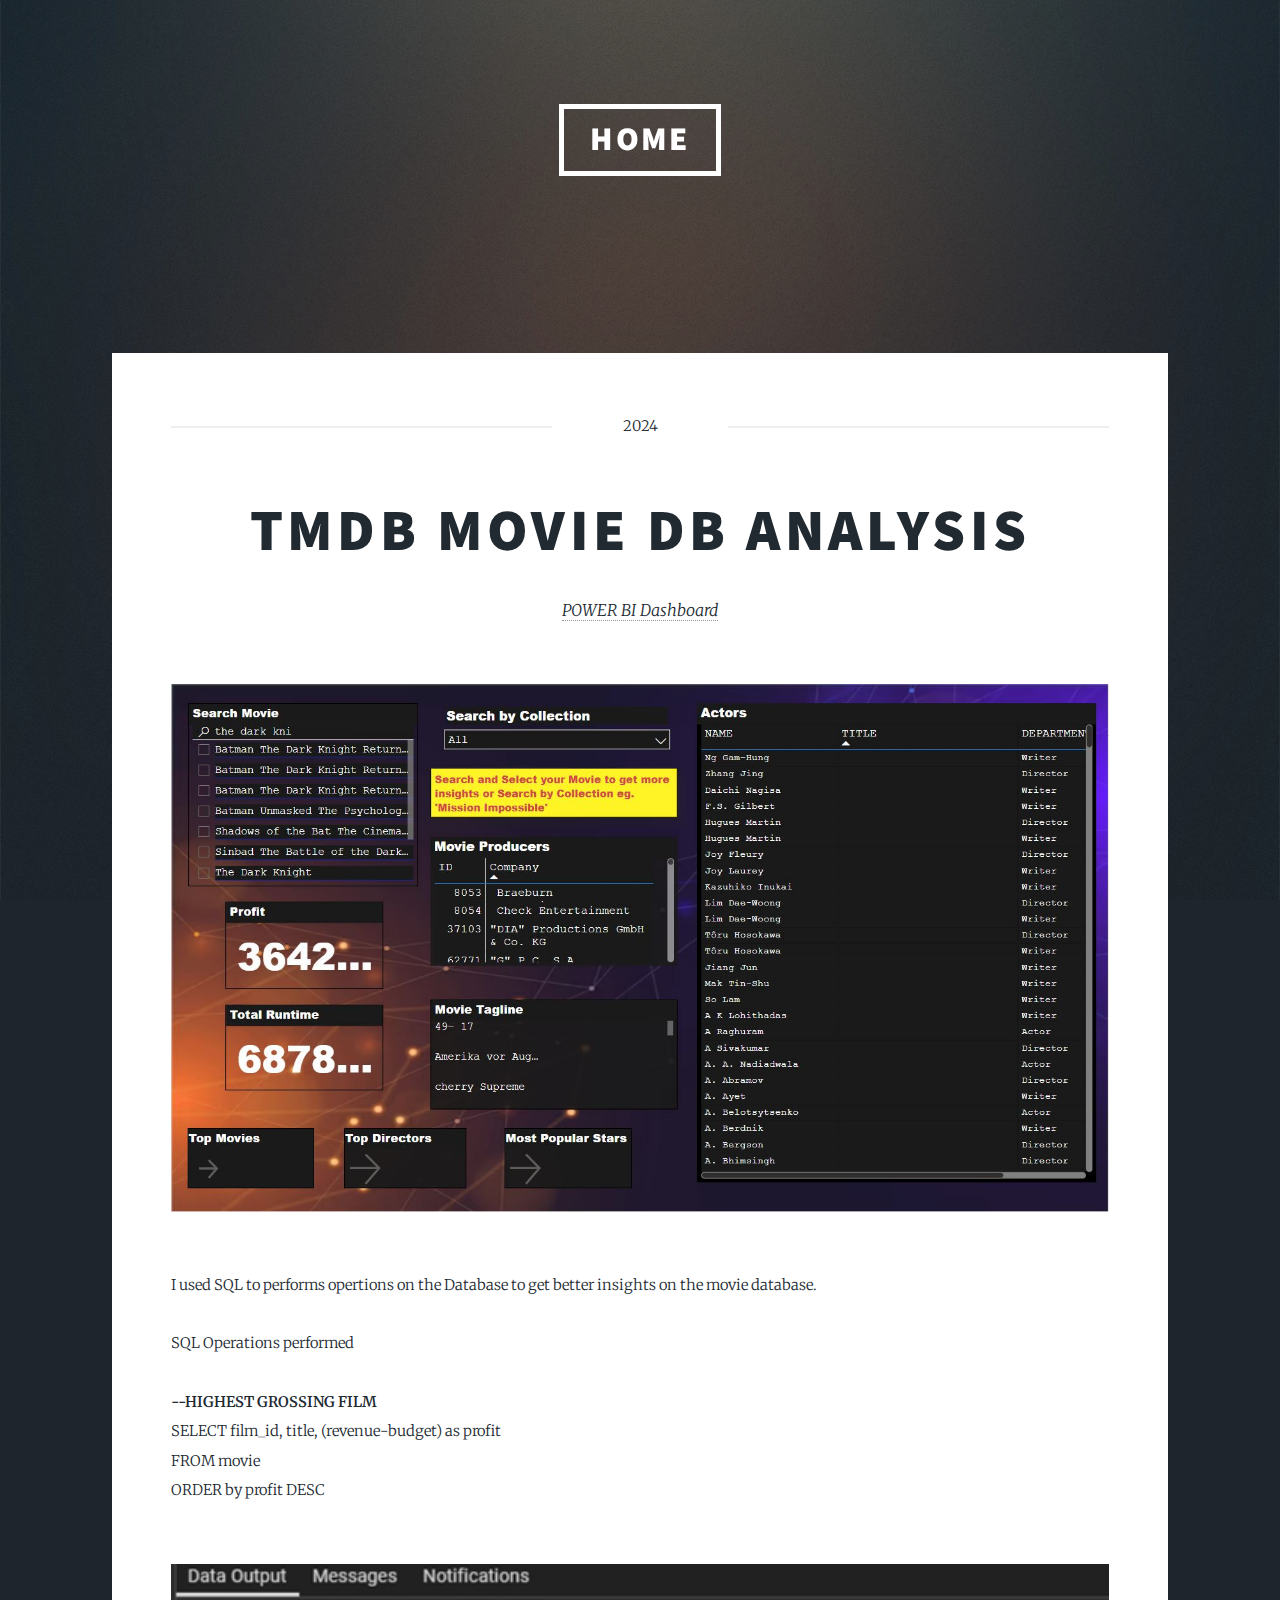
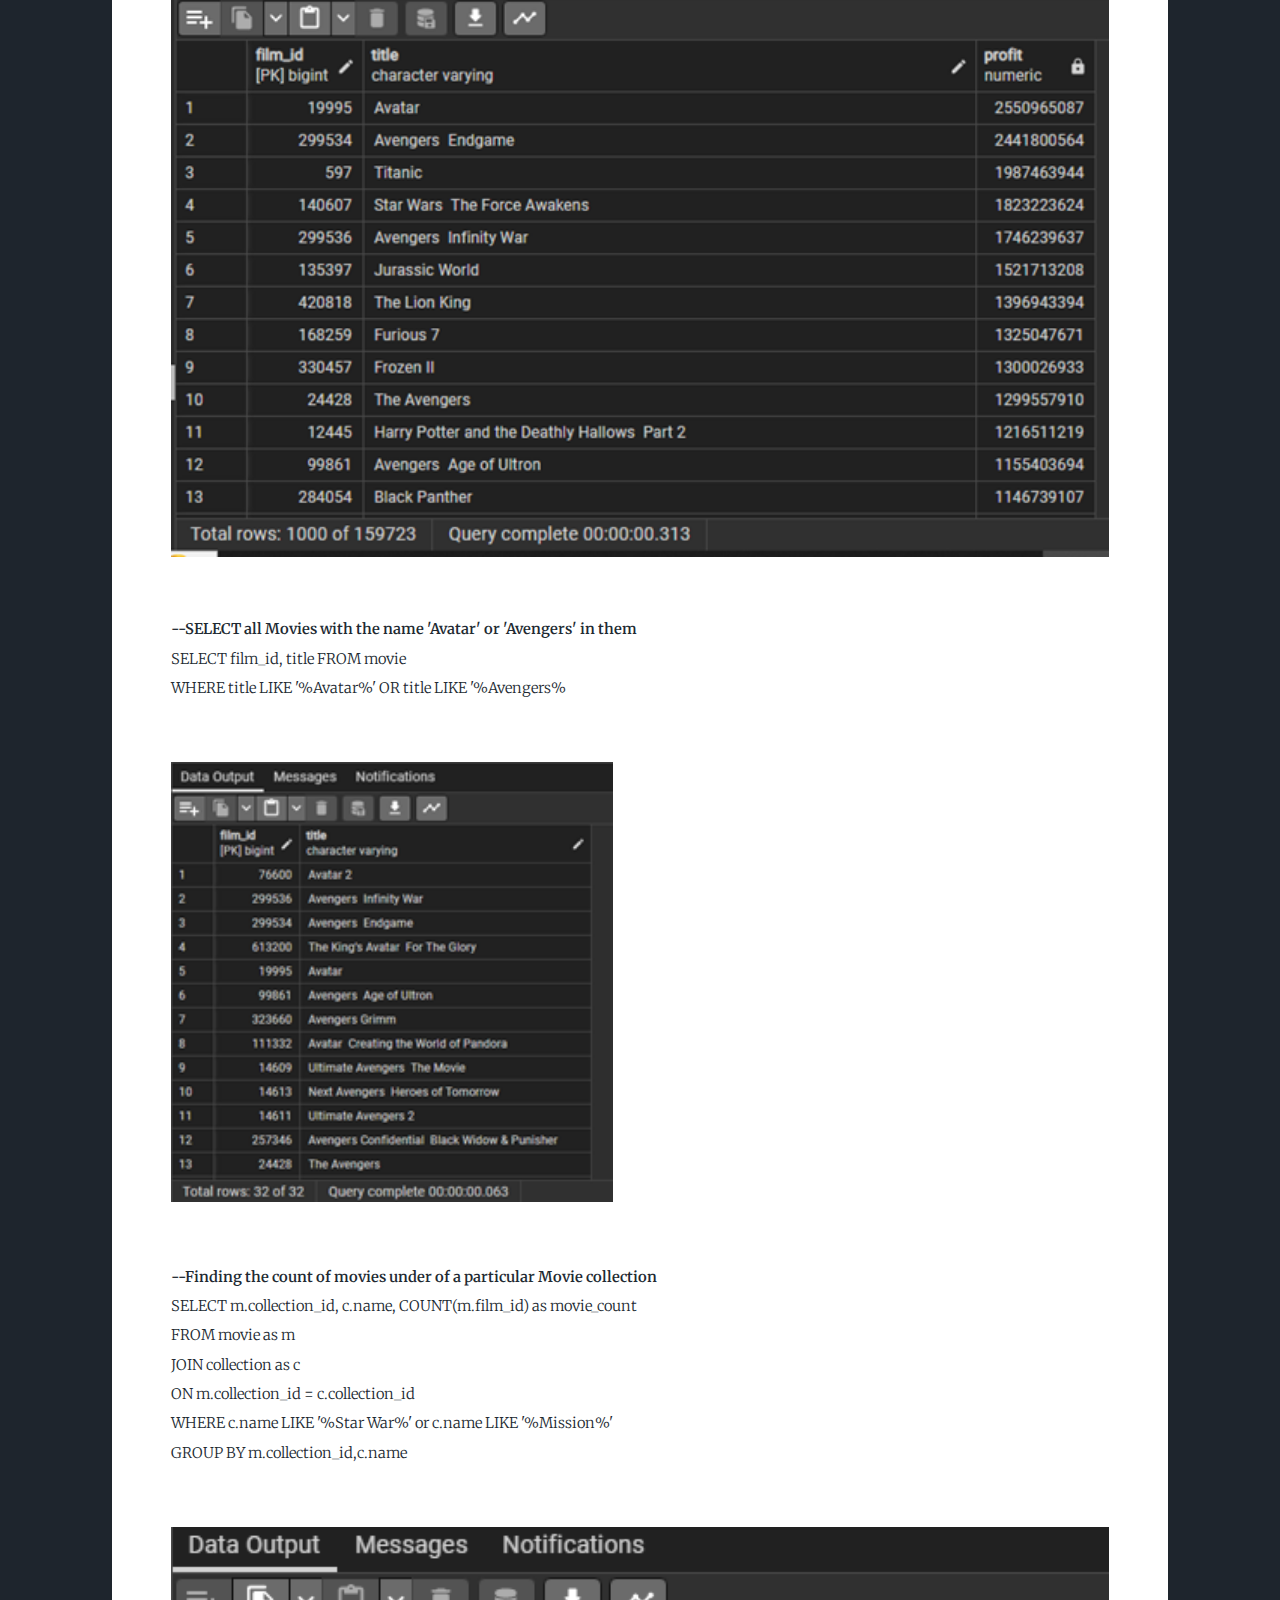
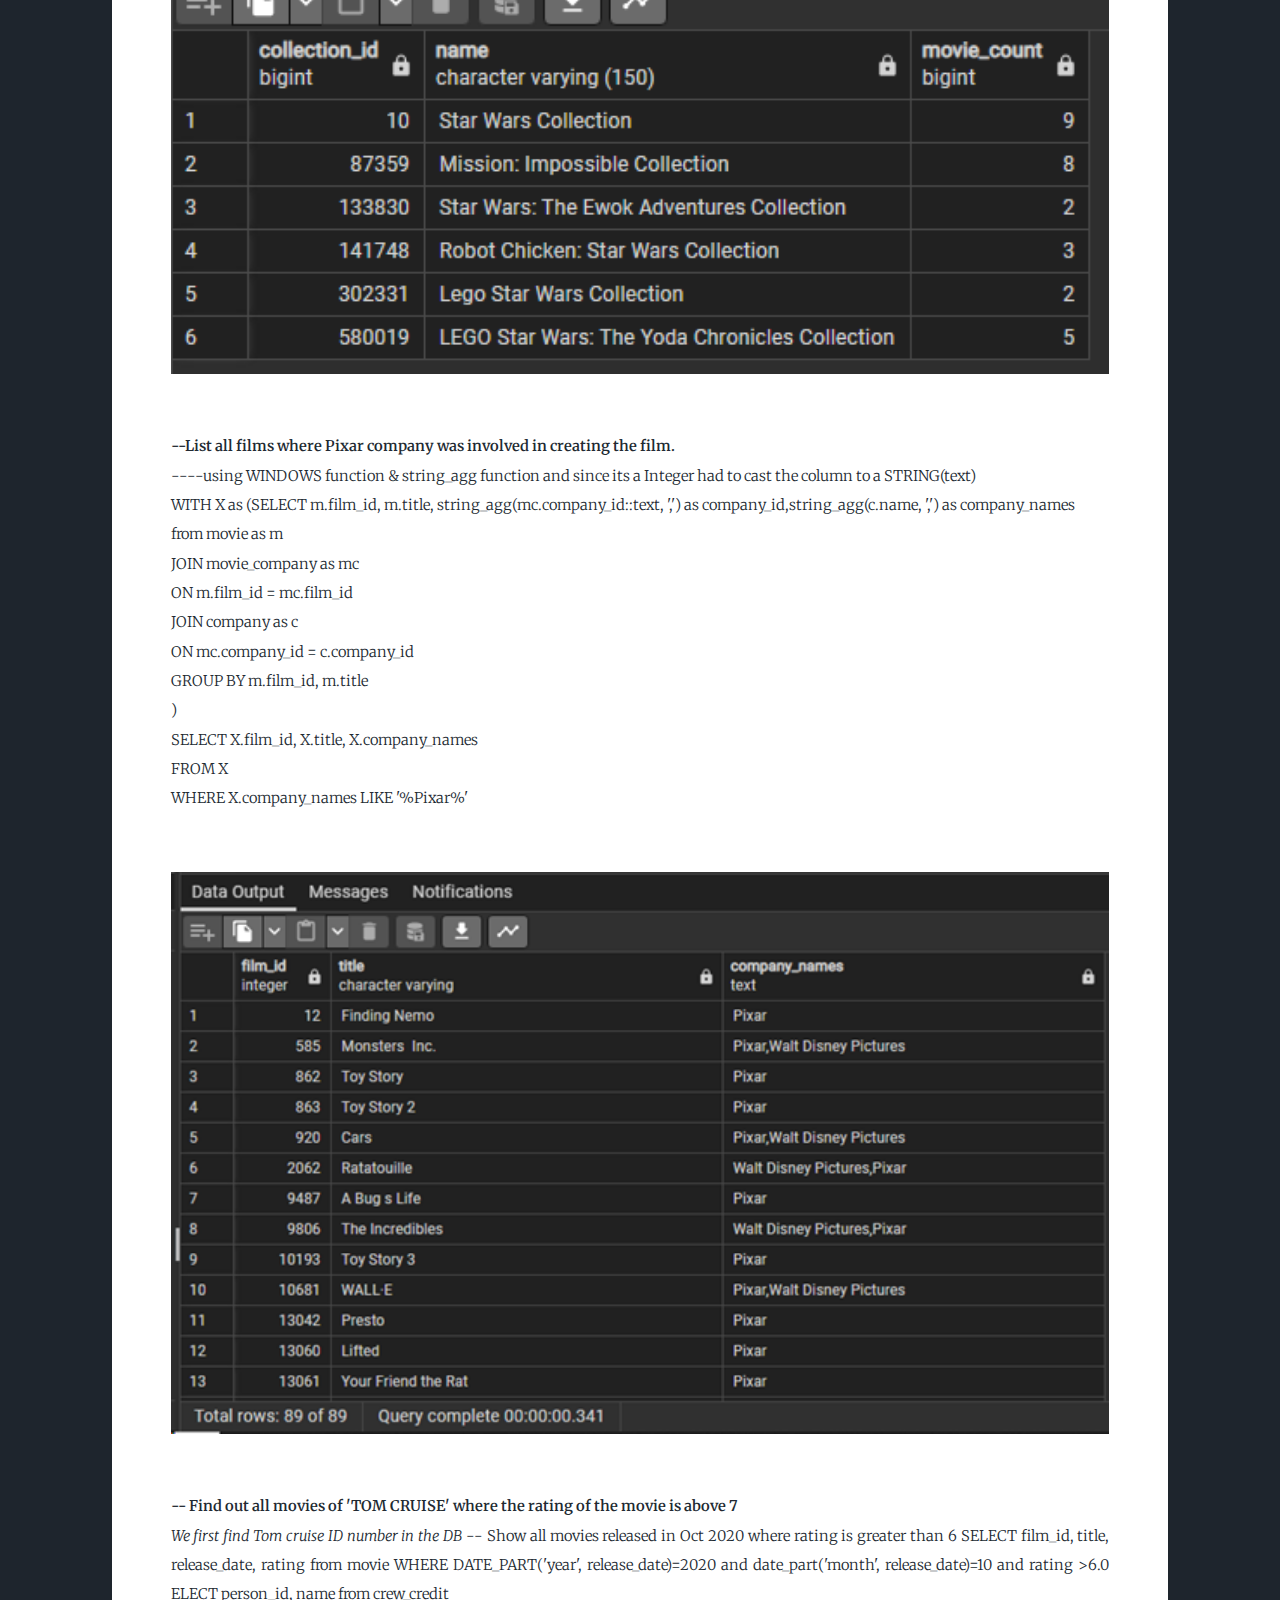
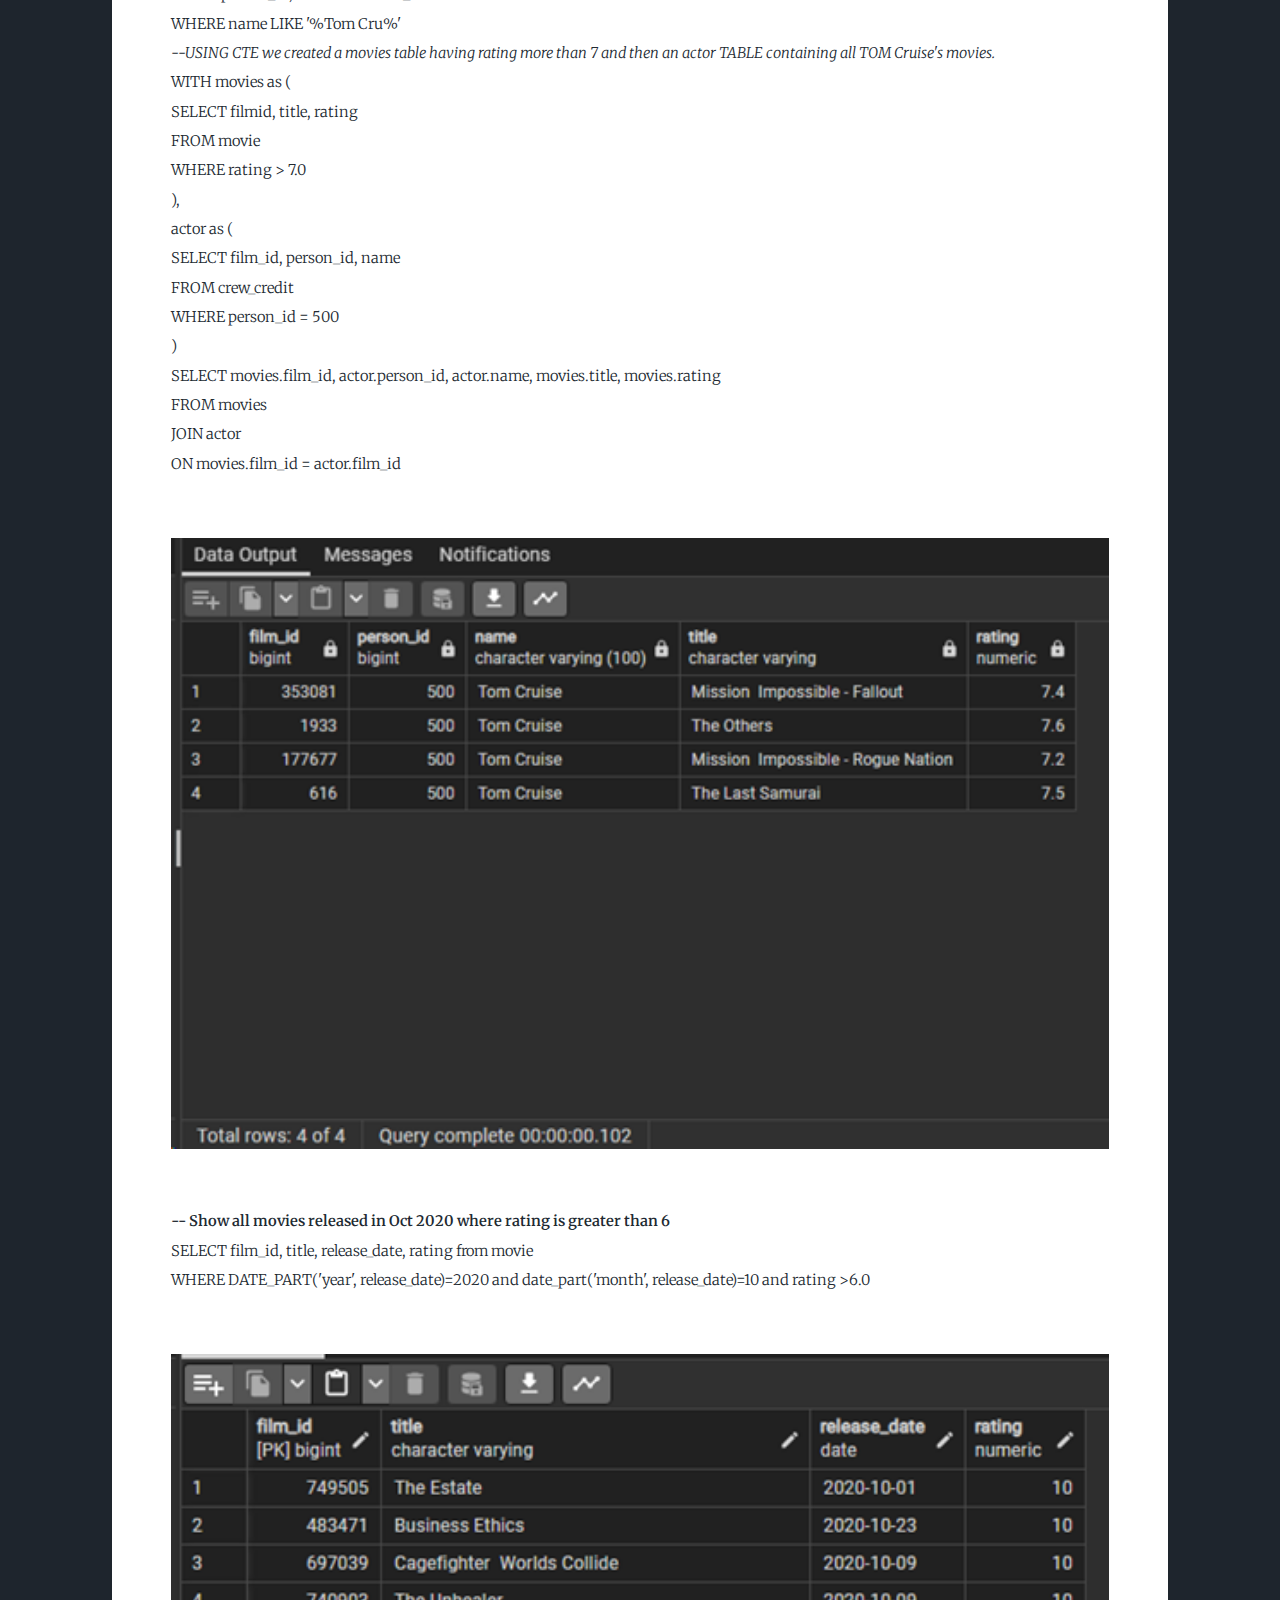
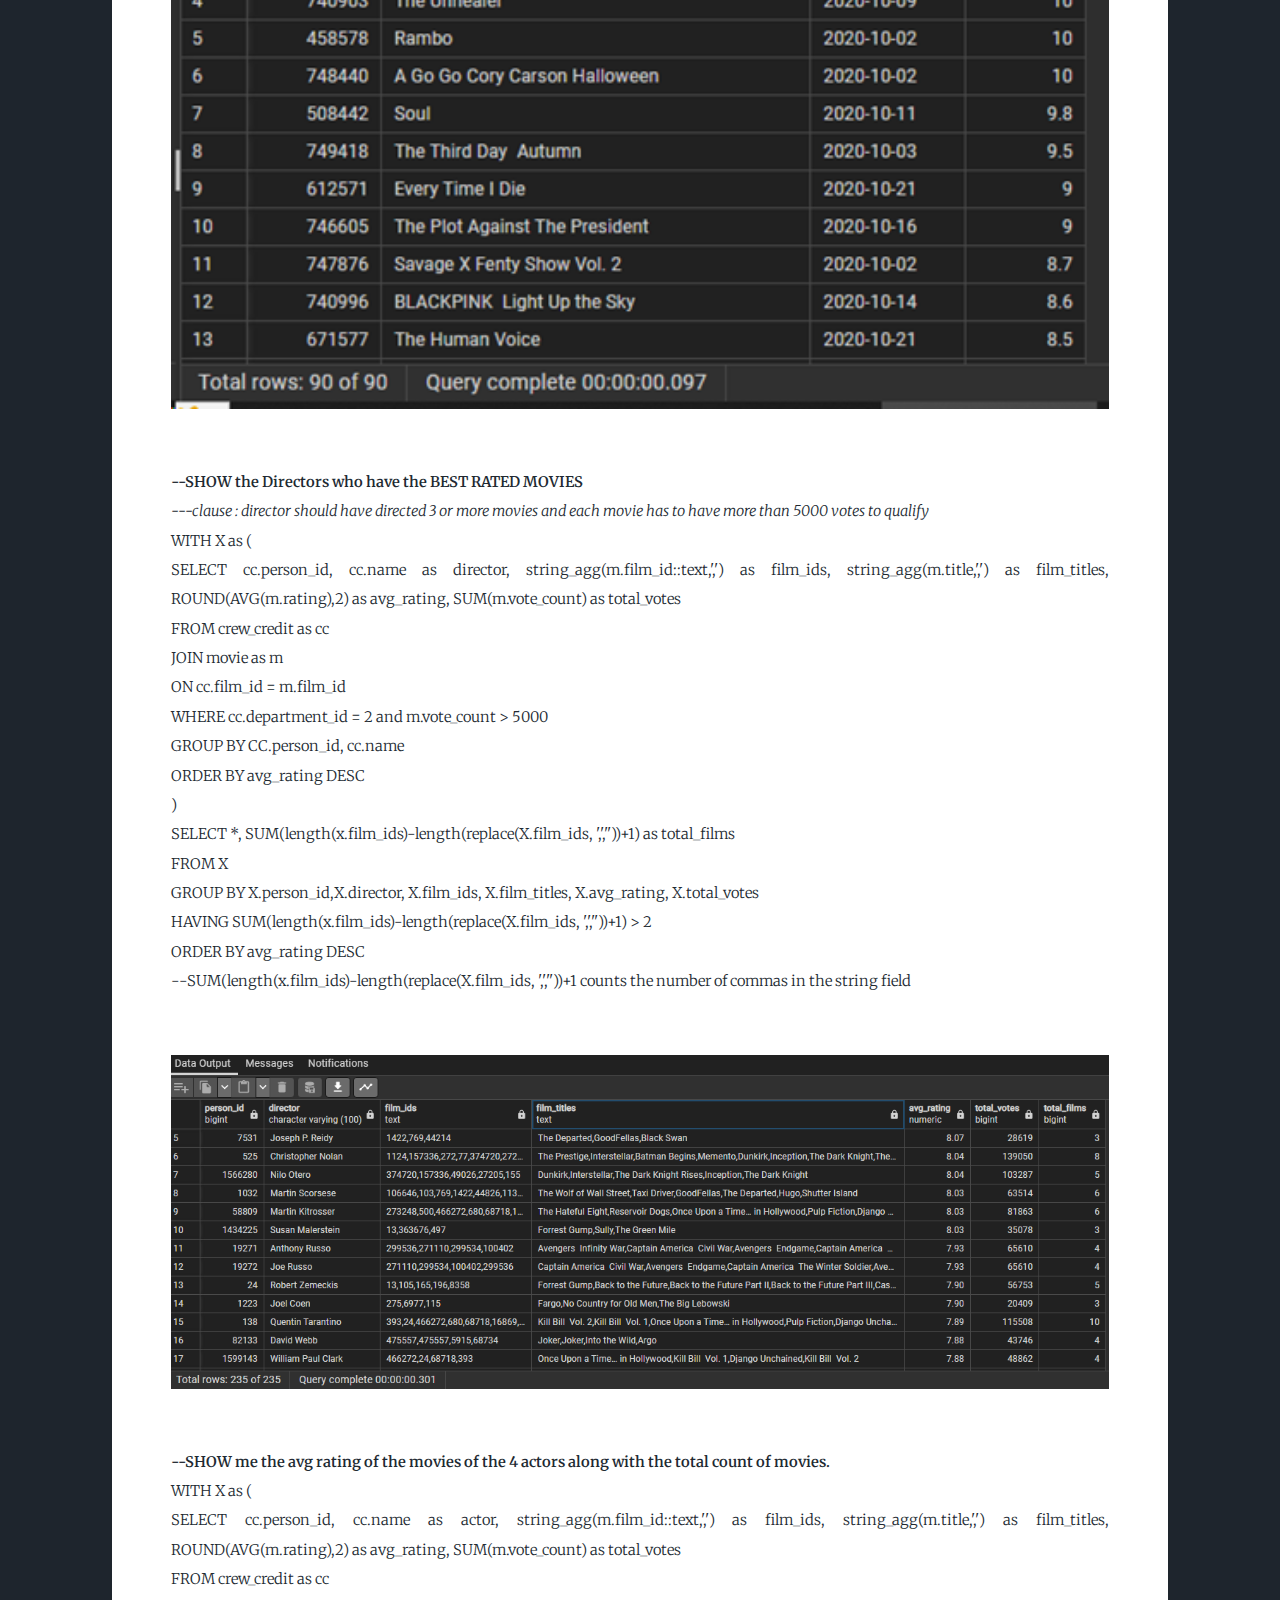
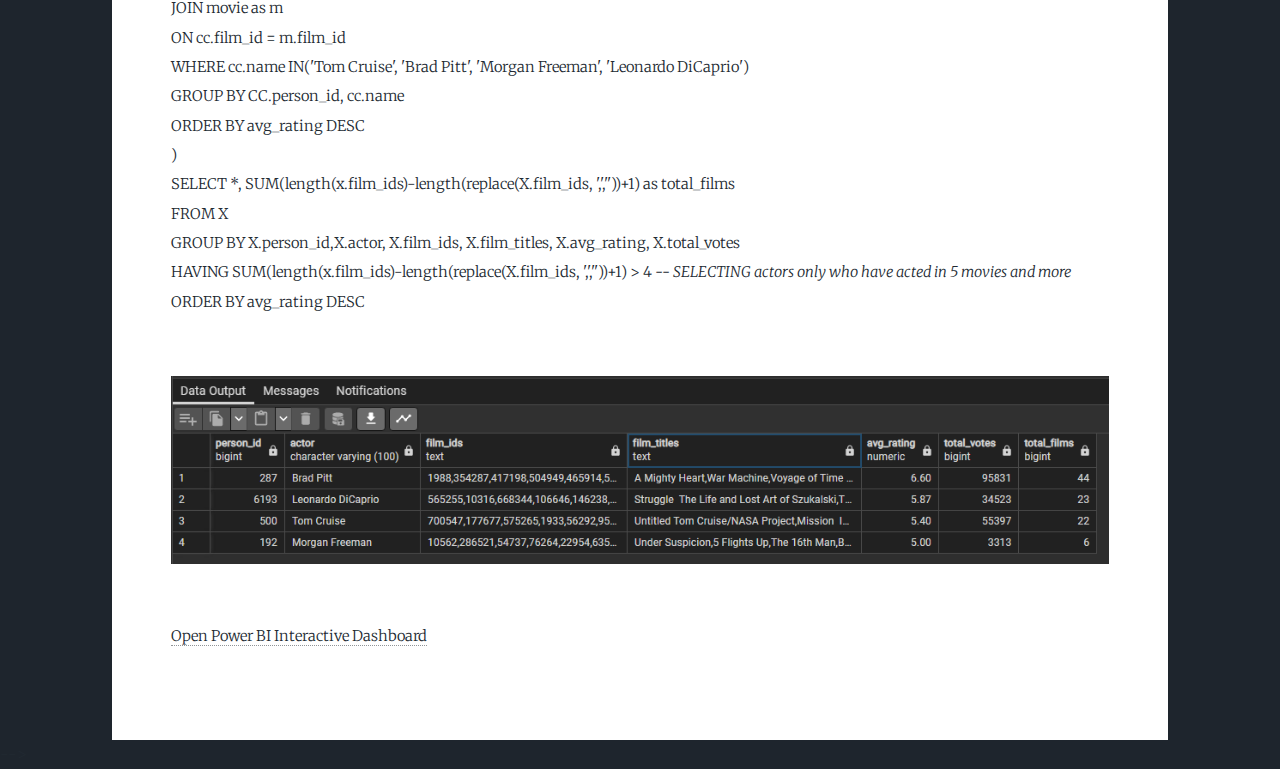
<file: sql_detail.html>
<!DOCTYPE HTML>
<!--
	Massively by HTML5 UP
	html5up.net | @ajlkn
	Free for personal and commercial use under the CCA 3.0 license (html5up.net/license)
-->
<html>
	<head>
		<title> TMDB Movie Database Analysis</title>
		<meta charset="utf-8" />
		<meta name="viewport" content="width=device-width, initial-scale=1, user-scalable=no" />
		<link rel="stylesheet" href="assets/css/main.css" />
		<noscript><link rel="stylesheet" href="assets/css/noscript.css" /></noscript>
	</head>
	<body class="is-preload">

		<!-- Wrapper -->
			<div id="wrapper">

				<!-- Header -->
					<header id="header">
						<a href="index.html" class="logo">Home</a>
					</header>

				<!-- Nav -->
					<!-- <nav id="nav">
						<ul class="links">
							<li><a href="index.html">Fifa 24</a></li>
							<li class="active"><a href="generic.html">Dashboard Navigation</a></li>
							<li><a href="elements.html">Machine Learning App</a></li>
						</ul>
						<ul class="icons">
							<!-- <li><a href="#" class="icon brands fa-twitter"><span class="label">Twitter</span></a></li>
							<li><a href="#" class="icon brands fa-facebook-f"><span class="label">Facebook</span></a></li>
							<li><a href="#" class="icon brands fa-instagram"><span class="label">Instagram</span></a></li> -->
							<li><a href="https://github.com/leonmoraes17/Fifa_24_Game" target="_blank" class="icon brands fa-github"><span class="label">GitHub</span></a></li>
						</ul>
					</nav> -->

				<!-- Main -->
					<div id="main">

						<!-- Post -->
							<section class="post">
								<header class="major">
									<span class="date">2024</span>
									<h1>TMDB Movie DB Analysis<br />
									</h1>
									<P> <a href="https://app.powerbi.com/view?r=eyJrIjoiYjZlMGI4ODctYzdiZi00ZTk0LWIyZjgtNGYwMDhlZTEwYzkxIiwidCI6IjRiMTU3NGMwLWY2MDgtNGJiMi04MWY2LTY3ZjEyODUwZjFiMyJ9" target="_blank" >POWER BI Dashboard</a></P>
								</header>
								<div class="image main"><img src="images/tmdb_dashboard.JPG" alt="" /></div>
								<p>I used SQL to performs opertions on the Database to get better insights on the movie database.</p>
								<p { margin: 2px 0;}>SQL Operations performed</p>
								<p  ><b>--HIGHEST GROSSING FILM </b><br>
									SELECT film_id, title, (revenue-budget) as profit<br>
									FROM movie<br>
									ORDER by profit DESC<br>
									</p>
								<div class="image main" ><img src="images/highest_grossing_film.png" alt="" /></div>
								<p  ><b>--SELECT all Movies with the name 'Avatar' or 'Avengers' in them</b><br>
									SELECT film_id, title 
									FROM movie<br>
									WHERE title LIKE '%Avatar%' OR title LIKE '%Avengers%

									</p>
								<div class="image main" style="height:442px;width:442px" ><img src="images/tmdb_avatar.png" alt="" /></div>
								<p  ><b>--Finding the count of movies under of a particular Movie collection </b><br>
									SELECT m.collection_id,  c.name, COUNT(m.film_id) as movie_count<br>
									FROM movie as m<br>
									JOIN collection as c<br>
									ON m.collection_id = c.collection_id<br>
									WHERE c.name LIKE '%Star War%' or c.name LIKE '%Mission%'<br>
									GROUP BY m.collection_id,c.name
									
									</p>
								<div class="image main"  ><img src="images/tmdb_collection_count.png" alt="" /></div>

								<p  ><b>--List all films where Pixar company was involved in creating the film. </b><br>
									----using WINDOWS function & string_agg function and since its a Integer had to cast the column to a STRING(text)
									<br>
									WITH X as (SELECT m.film_id, m.title, string_agg(mc.company_id::text, ',') as company_id,string_agg(c.name, ',') as company_names<br>
									from movie as m<br>
									JOIN movie_company as mc<br>
									ON m.film_id = mc.film_id<br>
									JOIN company as c<br>
									ON mc.company_id = c.company_id<br>
									GROUP BY m.film_id, m.title<br>
									)<br>
									SELECT X.film_id, X.title, X.company_names<br>
									FROM X<br>
									WHERE X.company_names LIKE '%Pixar%'<br>

									<div class="image main"  ><img src="images/tmdb_pixar.png" alt="" /></div>
									</p>

									<p  ><b>-- Find out all movies of 'TOM CRUISE' where the rating of the movie is above 7 </b><br>
										
										<i> We first find Tom cruise ID number in the DB </i>
										-- Show all movies released in Oct 2020 where rating is greater than 6
										SELECT film_id, title, release_date, rating from movie
										WHERE DATE_PART('year', release_date)=2020 and date_part('month', release_date)=10 and rating >6.0
										ELECT person_id, name from crew_credit<br>
										WHERE name LIKE '%Tom Cru%'<br>

										<i>--USING CTE we created a movies table having rating more than 7 and then an actor TABLE containing all TOM Cruise's movies. </i> <br>
										WITH movies as ( <br>
											SELECT filmid, title, rating<br>
											FROM movie<br>
											WHERE rating > 7.0<br>
										),<br>
										actor as (<br>
											SELECT film_id, person_id, name<br>
											FROM crew_credit<br>
											WHERE person_id = 500<br>
										)<br>
										SELECT movies.film_id, actor.person_id, actor.name, movies.title, movies.rating <br>
										FROM movies<br>
										JOIN actor <br>
										ON movies.film_id = actor.film_id<br>										
	
										<div class="image main"  ><img src="images/tmdb_tomcruise.png" alt="" /></div>
										</p>
									
										<p><b>-- Show all movies released in Oct 2020 where rating is greater than 6 </b> <br>
											SELECT film_id, title, release_date, rating from movie <br>
											WHERE DATE_PART('year', release_date)=2020 and date_part('month', release_date)=10 and rating >6.0
											</p>
										
										<div class="image main"  ><img src="images/tmbd_oct2020.png" alt="" /></div>

										<p>
											<b>--SHOW the Directors who have the BEST RATED MOVIES   </b> <br>
											<i>---clause : director should have directed 3 or more movies and each movie has to have more than 5000 votes to qualify</i><br>
											WITH X as (<br>
											SELECT cc.person_id, cc.name as director, string_agg(m.film_id::text,',') as film_ids, string_agg(m.title,',') as film_titles, ROUND(AVG(m.rating),2) as avg_rating, SUM(m.vote_count) as total_votes<br>
											FROM crew_credit as cc<br>
											JOIN movie as m<br>
											ON cc.film_id = m.film_id<br>
											WHERE cc.department_id = 2 and m.vote_count > 5000 <br>
											GROUP BY CC.person_id, cc.name <br>
											ORDER BY avg_rating DESC<br>
											)<br>
											SELECT *, SUM(length(x.film_ids)-length(replace(X.film_ids, ',',''))+1) as total_films<br>
											FROM X<br>
											GROUP BY X.person_id,X.director, X.film_ids, X.film_titles, X.avg_rating, X.total_votes<br>
											HAVING SUM(length(x.film_ids)-length(replace(X.film_ids, ',',''))+1) > 2<br>
											ORDER BY avg_rating DESC<br>
											--SUM(length(x.film_ids)-length(replace(X.film_ids, ',',''))+1 counts the number of commas in the string field<br>

										</p>
										<div class="image main"  ><img src="images/tmdb_top_directors.png" alt="" /></div>

										<p> <b>--SHOW me the avg rating of the movies of the 4 actors along with the total count of movies.</b><br>
											WITH X as (<br>
											SELECT cc.person_id, cc.name as actor, string_agg(m.film_id::text,',') as film_ids, string_agg(m.title,',') as film_titles, ROUND(AVG(m.rating),2) as avg_rating, SUM(m.vote_count) as total_votes<br>
											FROM crew_credit as cc<br>
											JOIN movie as m<br>
											ON cc.film_id = m.film_id<br>
											WHERE cc.name IN('Tom Cruise', 'Brad Pitt', 'Morgan Freeman', 'Leonardo DiCaprio') <br>
											GROUP BY CC.person_id, cc.name <br>
											ORDER BY avg_rating DESC<br>
											)<br>
											SELECT *, SUM(length(x.film_ids)-length(replace(X.film_ids, ',',''))+1) as total_films<br>
											FROM X<br>
											GROUP BY X.person_id,X.actor, X.film_ids, X.film_titles, X.avg_rating, X.total_votes<br>
											HAVING SUM(length(x.film_ids)-length(replace(X.film_ids, ',',''))+1) > 4  <i>-- SELECTING actors only who have acted in  5 movies and more</i><br>
											ORDER BY avg_rating DESC<br>
											</p>
											<div class="image main"  ><img src="images/tmdb_4actors.png" alt="" /></div>

											<P> <a href="https://app.powerbi.com/view?r=eyJrIjoiYjZlMGI4ODctYzdiZi00ZTk0LWIyZjgtNGYwMDhlZTEwYzkxIiwidCI6IjRiMTU3NGMwLWY2MDgtNGJiMi04MWY2LTY3ZjEyODUwZjFiMyJ9" target="_blank" >Open Power BI Interactive Dashboard</a></P>
							</section>

					</div>
<!-- 
				Footer
					<footer id="footer">
						<section>
							<form method="post" action="#">
								<div class="fields">
									<div class="field">
										<label for="name">Name</label>
										<input type="text" name="name" id="name" />
									</div>
									<div class="field">
										<label for="email">Email</label>
										<input type="text" name="email" id="email" />
									</div>
									<div class="field">
										<label for="message">Message</label>
										<textarea name="message" id="message" rows="3"></textarea>
									</div>
								</div>
								<ul class="actions">
									<li><input type="submit" value="Send Message" /></li>
								</ul>
							</form>
						</section>
						<section class="split contact">
							<section class="alt">
								<h3>Address</h3>
								<p>1234 Somewhere Road #87257<br />
								Nashville, TN 00000-0000</p>
							</section>
							<section>
								<h3>Phone</h3>
								<p><a href="#">(000) 000-0000</a></p>
							</section>
							<section>
								<h3>Email</h3>
								<p><a href="#">info@untitled.tld</a></p>
							</section>
							<section>
								<h3>Social</h3>
								<ul class="icons alt">
									<li><a href="#" class="icon brands alt fa-twitter"><span class="label">Twitter</span></a></li>
									<li><a href="#" class="icon brands alt fa-facebook-f"><span class="label">Facebook</span></a></li>
									<li><a href="#" class="icon brands alt fa-instagram"><span class="label">Instagram</span></a></li>
									<li><a href="#" class="icon brands alt fa-github"><span class="label">GitHub</span></a></li>
								</ul>
							</section>
						</section>
					</footer>

				<!-- Copyright -->
					<!-- <div id="copyright">
						<ul><li>&copy; Untitled</li><li>Design: <a href="https://html5up.net">HTML5 UP</a></li></ul>
					</div> -->

			</div>
-->

		<!-- Scripts -->
			<script src="assets/js/jquery.min.js"></script>
			<script src="assets/js/jquery.scrollex.min.js"></script>
			<script src="assets/js/jquery.scrolly.min.js"></script>
			<script src="assets/js/browser.min.js"></script>
			<script src="assets/js/breakpoints.min.js"></script>
			<script src="assets/js/util.js"></script>
			<script src="assets/js/main.js"></script>

	</body>
</html>
</file>
<file: assets/css/main.css>
@import url(fontawesome-all.min.css);
@import url("https://fonts.googleapis.com/css?family=Merriweather:300,700,300italic,700italic|Source+Sans+Pro:900");

/*
	Massively by HTML5 UP
	html5up.net | @ajlkn
	Free for personal and commercial use under the CCA 3.0 license (html5up.net/license)
*/

html, body, div, span, applet, object,
iframe, h1, h2, h3, h4, h5, h6, p, blockquote,
pre, a, abbr, acronym, address, big, cite,
code, del, dfn, em, img, ins, kbd, q, s, samp,
small, strike, strong, sub, sup, tt, var, b,
u, i, center, dl, dt, dd, ol, ul, li, fieldset,
form, label, legend, table, caption, tbody,
tfoot, thead, tr, th, td, article, aside,
canvas, details, embed, figure, figcaption,
footer, header, hgroup, menu, nav, output, ruby,
section, summary, time, mark, audio, video {
	margin: 0;
	padding: 0;
	border: 0;
	font-size: 100%;
	font: inherit;
	vertical-align: baseline;}

article, aside, details, figcaption, figure,
footer, header, hgroup, menu, nav, section {
	display: block;}

body {
	line-height: 1;
}

ol, ul {
	list-style: none;
}

blockquote, q {
	quotes: none;
}

	blockquote:before, blockquote:after, q:before, q:after {
		content: '';
		content: none;
	}

table {
	border-collapse: collapse;
	border-spacing: 0;
}

body {
	-webkit-text-size-adjust: none;
}

mark {
	background-color: transparent;
	color: inherit;
}

input::-moz-focus-inner {
	border: 0;
	padding: 0;
}

input, select, textarea {
	-moz-appearance: none;
	-webkit-appearance: none;
	-ms-appearance: none;
	appearance: none;
}

/* Basic */

	@-ms-viewport {
		width: device-width;
	}

	body {
		-ms-overflow-style: scrollbar;
	}

	@media screen and (max-width: 480px) {

		html, body {
			min-width: 320px;
		}

	}

	html {
		box-sizing: border-box;
	}

	*, *:before, *:after {
		box-sizing: inherit;
	}

	body {
		background-color: #1e252d;
	}

		body.is-preload *, body.is-preload *:before, body.is-preload *:after {
			-moz-animation: none !important;
			-webkit-animation: none !important;
			-ms-animation: none !important;
			animation: none !important;
			-moz-transition: none !important;
			-webkit-transition: none !important;
			-ms-transition: none !important;
			transition: none !important;
		}

/* Type */

	html {
		font-size: 16pt;
	}

		@media screen and (max-width: 1680px) {

			html {
				font-size: 12pt;
			}

		}

		@media screen and (max-width: 1280px) {

			html {
				font-size: 11pt;
			}

		}

		@media screen and (max-width: 360px) {

			html {
				font-size: 10pt;
			}

		}

	body {
		color: #212931;
	}

	body, input, select, textarea {
		font-family: "Merriweather", Georgia, serif;
		font-weight: 300;
		font-size: 1rem;
		line-height: 2.00;
	}

	a {
		-moz-transition: color 0.2s ease-in-out, background-color 0.2s ease-in-out, border-color 0.2s ease-in-out, box-shadow 0.2s ease-in-out;
		-webkit-transition: color 0.2s ease-in-out, background-color 0.2s ease-in-out, border-color 0.2s ease-in-out, box-shadow 0.2s ease-in-out;
		-ms-transition: color 0.2s ease-in-out, background-color 0.2s ease-in-out, border-color 0.2s ease-in-out, box-shadow 0.2s ease-in-out;
		transition: color 0.2s ease-in-out, background-color 0.2s ease-in-out, border-color 0.2s ease-in-out, box-shadow 0.2s ease-in-out;
		border-bottom: dotted 1px;
		text-decoration: none;
	}

		a:hover {
			border-bottom-color: transparent;
		}

	strong, b {
		font-weight: 600;
	}

	em, i {
		font-style: italic;
	}

	p {
		text-align: justify;
		margin: 0 0 2rem 0;
	}

	h1, h2, h3, h4, h5, h6 {
		font-family: "Source Sans Pro", Helvetica, sans-serif;
		font-weight: 900;
		line-height: 1.0;
		letter-spacing: 0.075em;
		text-transform: uppercase;
		margin: 0 0 1rem 0;
	}

		h1 a, h2 a, h3 a, h4 a, h5 a, h6 a {
			border-bottom: 0;
			color: inherit;
			text-decoration: none;
		}

	h1 {
		font-size: 4rem;
		line-height: 1.1;
		margin: 0 0 2rem 0;
	}

	h2 {
		font-size: 1.75rem;
		line-height: 1.3;
		margin: 0 0 1.5rem 0;
	}

	h3 {
		font-size: 1.25rem;
		margin: 0 0 1.5rem 0;
	}

	h4 {
		font-size: 1rem;
	}

	h5 {
		font-size: 0.9rem;
	}

	h6 {
		font-size: 0.8rem;
	}

	sub {
		font-size: 0.8rem;
		position: relative;
		top: 0.5rem;
	}

	sup {
		font-size: 0.8rem;
		position: relative;
		top: -0.5rem;
	}

	blockquote {
		border-left: solid 4px;
		font-style: italic;
		margin: 0 0 2rem 0;
		padding: 0.5rem 0 0.5rem 2rem;
	}

	code {
		border: solid 2px;
		font-family: "Courier New", monospace;
		font-size: 0.9rem;
		margin: 0 0.25rem;
		padding: 0.25rem 0.65rem;
	}

	pre {
		-webkit-overflow-scrolling: touch;
		font-family: "Courier New", monospace;
		font-size: 0.9rem;
		margin: 0 0 2rem 0;
	}

		pre code {
			display: block;
			line-height: 1.75;
			padding: 1rem 1.5rem;
			overflow-x: auto;
		}

	hr {
		border: 0;
		border-bottom: solid 2px;
		margin: 3rem 0;
	}

		hr.major {
			margin: 5rem 0;
		}

	.align-left {
		text-align: left;
	}

	.align-center {
		text-align: center;
	}

	.align-right {
		text-align: right;
	}

	input, select, textarea {
		color: #212931;
	}

	a {
		color: #212931;
		border-bottom-color: rgba(33, 41, 49, 0.5);
	}

		a:hover {
			border-bottom-color: transparent;
			color: #18bfef !important;
		}

	strong, b {
		color: #212931;
	}

	h1, h2, h3, h4, h5, h6 {
		color: #212931;
	}

	blockquote {
		border-left-color: #eeeeee;
	}

	code {
		background: rgba(220, 220, 220, 0.25);
		border-color: #eeeeee;
	}

	hr {
		border-bottom-color: #eeeeee;
	}

/* Row */

	.row {
		display: flex;
		flex-wrap: wrap;
		box-sizing: border-box;
		align-items: stretch;
	}

		.row > * {
			box-sizing: border-box;
		}

		.row.gtr-uniform > * > :last-child {
			margin-bottom: 0;
		}

		.row.aln-left {
			justify-content: flex-start;
		}

		.row.aln-center {
			justify-content: center;
		}

		.row.aln-right {
			justify-content: flex-end;
		}

		.row.aln-top {
			align-items: flex-start;
		}

		.row.aln-middle {
			align-items: center;
		}

		.row.aln-bottom {
			align-items: flex-end;
		}

		.row > .imp {
			order: -1;
		}

		.row > .col-1 {
			width: 8.33333%;
		}

		.row > .off-1 {
			margin-left: 8.33333%;
		}

		.row > .col-2 {
			width: 16.66667%;
		}

		.row > .off-2 {
			margin-left: 16.66667%;
		}

		.row > .col-3 {
			width: 25%;
		}

		.row > .off-3 {
			margin-left: 25%;
		}

		.row > .col-4 {
			width: 33.33333%;
		}

		.row > .off-4 {
			margin-left: 33.33333%;
		}

		.row > .col-5 {
			width: 41.66667%;
		}

		.row > .off-5 {
			margin-left: 41.66667%;
		}

		.row > .col-6 {
			width: 50%;
		}

		.row > .off-6 {
			margin-left: 50%;
		}

		.row > .col-7 {
			width: 58.33333%;
		}

		.row > .off-7 {
			margin-left: 58.33333%;
		}

		.row > .col-8 {
			width: 66.66667%;
		}

		.row > .off-8 {
			margin-left: 66.66667%;
		}

		.row > .col-9 {
			width: 75%;
		}

		.row > .off-9 {
			margin-left: 75%;
		}

		.row > .col-10 {
			width: 83.33333%;
		}

		.row > .off-10 {
			margin-left: 83.33333%;
		}

		.row > .col-11 {
			width: 91.66667%;
		}

		.row > .off-11 {
			margin-left: 91.66667%;
		}

		.row > .col-12 {
			width: 100%;
		}

		.row > .off-12 {
			margin-left: 100%;
		}

		.row.gtr-0 {
			margin-top: 0;
			margin-left: 0rem;
		}

			.row.gtr-0 > * {
				padding: 0 0 0 0rem;
			}

			.row.gtr-0.gtr-uniform {
				margin-top: 0rem;
			}

				.row.gtr-0.gtr-uniform > * {
					padding-top: 0rem;
				}

		.row.gtr-25 {
			margin-top: 0;
			margin-left: -0.375rem;
		}

			.row.gtr-25 > * {
				padding: 0 0 0 0.375rem;
			}

			.row.gtr-25.gtr-uniform {
				margin-top: -0.375rem;
			}

				.row.gtr-25.gtr-uniform > * {
					padding-top: 0.375rem;
				}

		.row.gtr-50 {
			margin-top: 0;
			margin-left: -0.75rem;
		}

			.row.gtr-50 > * {
				padding: 0 0 0 0.75rem;
			}

			.row.gtr-50.gtr-uniform {
				margin-top: -0.75rem;
			}

				.row.gtr-50.gtr-uniform > * {
					padding-top: 0.75rem;
				}

		.row {
			margin-top: 0;
			margin-left: -1.5rem;
		}

			.row > * {
				padding: 0 0 0 1.5rem;
			}

			.row.gtr-uniform {
				margin-top: -1.5rem;
			}

				.row.gtr-uniform > * {
					padding-top: 1.5rem;
				}

		.row.gtr-150 {
			margin-top: 0;
			margin-left: -2.25rem;
		}

			.row.gtr-150 > * {
				padding: 0 0 0 2.25rem;
			}

			.row.gtr-150.gtr-uniform {
				margin-top: -2.25rem;
			}

				.row.gtr-150.gtr-uniform > * {
					padding-top: 2.25rem;
				}

		.row.gtr-200 {
			margin-top: 0;
			margin-left: -3rem;
		}

			.row.gtr-200 > * {
				padding: 0 0 0 3rem;
			}

			.row.gtr-200.gtr-uniform {
				margin-top: -3rem;
			}

				.row.gtr-200.gtr-uniform > * {
					padding-top: 3rem;
				}

		@media screen and (max-width: 1680px) {

			.row {
				display: flex;
				flex-wrap: wrap;
				box-sizing: border-box;
				align-items: stretch;
			}

				.row > * {
					box-sizing: border-box;
				}

				.row.gtr-uniform > * > :last-child {
					margin-bottom: 0;
				}

				.row.aln-left {
					justify-content: flex-start;
				}

				.row.aln-center {
					justify-content: center;
				}

				.row.aln-right {
					justify-content: flex-end;
				}

				.row.aln-top {
					align-items: flex-start;
				}

				.row.aln-middle {
					align-items: center;
				}

				.row.aln-bottom {
					align-items: flex-end;
				}

				.row > .imp-xlarge {
					order: -1;
				}

				.row > .col-1-xlarge {
					width: 8.33333%;
				}

				.row > .off-1-xlarge {
					margin-left: 8.33333%;
				}

				.row > .col-2-xlarge {
					width: 16.66667%;
				}

				.row > .off-2-xlarge {
					margin-left: 16.66667%;
				}

				.row > .col-3-xlarge {
					width: 25%;
				}

				.row > .off-3-xlarge {
					margin-left: 25%;
				}

				.row > .col-4-xlarge {
					width: 33.33333%;
				}

				.row > .off-4-xlarge {
					margin-left: 33.33333%;
				}

				.row > .col-5-xlarge {
					width: 41.66667%;
				}

				.row > .off-5-xlarge {
					margin-left: 41.66667%;
				}

				.row > .col-6-xlarge {
					width: 50%;
				}

				.row > .off-6-xlarge {
					margin-left: 50%;
				}

				.row > .col-7-xlarge {
					width: 58.33333%;
				}

				.row > .off-7-xlarge {
					margin-left: 58.33333%;
				}

				.row > .col-8-xlarge {
					width: 66.66667%;
				}

				.row > .off-8-xlarge {
					margin-left: 66.66667%;
				}

				.row > .col-9-xlarge {
					width: 75%;
				}

				.row > .off-9-xlarge {
					margin-left: 75%;
				}

				.row > .col-10-xlarge {
					width: 83.33333%;
				}

				.row > .off-10-xlarge {
					margin-left: 83.33333%;
				}

				.row > .col-11-xlarge {
					width: 91.66667%;
				}

				.row > .off-11-xlarge {
					margin-left: 91.66667%;
				}

				.row > .col-12-xlarge {
					width: 100%;
				}

				.row > .off-12-xlarge {
					margin-left: 100%;
				}

				.row.gtr-0 {
					margin-top: 0;
					margin-left: 0rem;
				}

					.row.gtr-0 > * {
						padding: 0 0 0 0rem;
					}

					.row.gtr-0.gtr-uniform {
						margin-top: 0rem;
					}

						.row.gtr-0.gtr-uniform > * {
							padding-top: 0rem;
						}

				.row.gtr-25 {
					margin-top: 0;
					margin-left: -0.375rem;
				}

					.row.gtr-25 > * {
						padding: 0 0 0 0.375rem;
					}

					.row.gtr-25.gtr-uniform {
						margin-top: -0.375rem;
					}

						.row.gtr-25.gtr-uniform > * {
							padding-top: 0.375rem;
						}

				.row.gtr-50 {
					margin-top: 0;
					margin-left: -0.75rem;
				}

					.row.gtr-50 > * {
						padding: 0 0 0 0.75rem;
					}

					.row.gtr-50.gtr-uniform {
						margin-top: -0.75rem;
					}

						.row.gtr-50.gtr-uniform > * {
							padding-top: 0.75rem;
						}

				.row {
					margin-top: 0;
					margin-left: -1.5rem;
				}

					.row > * {
						padding: 0 0 0 1.5rem;
					}

					.row.gtr-uniform {
						margin-top: -1.5rem;
					}

						.row.gtr-uniform > * {
							padding-top: 1.5rem;
						}

				.row.gtr-150 {
					margin-top: 0;
					margin-left: -2.25rem;
				}

					.row.gtr-150 > * {
						padding: 0 0 0 2.25rem;
					}

					.row.gtr-150.gtr-uniform {
						margin-top: -2.25rem;
					}

						.row.gtr-150.gtr-uniform > * {
							padding-top: 2.25rem;
						}

				.row.gtr-200 {
					margin-top: 0;
					margin-left: -3rem;
				}

					.row.gtr-200 > * {
						padding: 0 0 0 3rem;
					}

					.row.gtr-200.gtr-uniform {
						margin-top: -3rem;
					}

						.row.gtr-200.gtr-uniform > * {
							padding-top: 3rem;
						}

		}

		@media screen and (max-width: 1280px) {

			.row {
				display: flex;
				flex-wrap: wrap;
				box-sizing: border-box;
				align-items: stretch;
			}

				.row > * {
					box-sizing: border-box;
				}

				.row.gtr-uniform > * > :last-child {
					margin-bottom: 0;
				}

				.row.aln-left {
					justify-content: flex-start;
				}

				.row.aln-center {
					justify-content: left;
				}

				.row.aln-right {
					justify-content: flex-end;
				}

				.row.aln-top {
					align-items: flex-start;
				}

				.row.aln-middle {
					align-items: center;
				}

				.row.aln-bottom {
					align-items: flex-end;
				}

				.row > .imp-large {
					order: -1;
				}

				.row > .col-1-large {
					width: 8.33333%;
				}

				.row > .off-1-large {
					margin-left: 8.33333%;
				}

				.row > .col-2-large {
					width: 16.66667%;
				}

				.row > .off-2-large {
					margin-left: 16.66667%;
				}

				.row > .col-3-large {
					width: 25%;
				}

				.row > .off-3-large {
					margin-left: 25%;
				}

				.row > .col-4-large {
					width: 33.33333%;
				}

				.row > .off-4-large {
					margin-left: 33.33333%;
				}

				.row > .col-5-large {
					width: 41.66667%;
				}

				.row > .off-5-large {
					margin-left: 41.66667%;
				}

				.row > .col-6-large {
					width: 50%;
				}

				.row > .off-6-large {
					margin-left: 50%;
				}

				.row > .col-7-large {
					width: 58.33333%;
				}

				.row > .off-7-large {
					margin-left: 58.33333%;
				}

				.row > .col-8-large {
					width: 66.66667%;
				}

				.row > .off-8-large {
					margin-left: 66.66667%;
				}

				.row > .col-9-large {
					width: 75%;
				}

				.row > .off-9-large {
					margin-left: 75%;
				}

				.row > .col-10-large {
					width: 83.33333%;
				}

				.row > .off-10-large {
					margin-left: 83.33333%;
				}

				.row > .col-11-large {
					width: 91.66667%;
				}

				.row > .off-11-large {
					margin-left: 91.66667%;
				}

				.row > .col-12-large {
					width: 100%;
				}

				.row > .off-12-large {
					margin-left: 100%;
				}

				.row.gtr-0 {
					margin-top: 0;
					margin-left: 0rem;
				}

					.row.gtr-0 > * {
						padding: 0 0 0 0rem;
					}

					.row.gtr-0.gtr-uniform {
						margin-top: 0rem;
					}

						.row.gtr-0.gtr-uniform > * {
							padding-top: 0rem;
						}

				.row.gtr-25 {
					margin-top: 0;
					margin-left: -0.375rem;
				}

					.row.gtr-25 > * {
						padding: 0 0 0 0.375rem;
					}

					.row.gtr-25.gtr-uniform {
						margin-top: -0.375rem;
					}

						.row.gtr-25.gtr-uniform > * {
							padding-top: 0.375rem;
						}

				.row.gtr-50 {
					margin-top: 0;
					margin-left: -0.75rem;
				}

					.row.gtr-50 > * {
						padding: 0 0 0 0.75rem;
					}

					.row.gtr-50.gtr-uniform {
						margin-top: -0.75rem;
					}

						.row.gtr-50.gtr-uniform > * {
							padding-top: 0.75rem;
						}

				.row {
					margin-top: 0;
					margin-left: -1.5rem;
				}

					.row > * {
						padding: 0 0 0 1.0rem;
					}

					.row.gtr-uniform {
						margin-top: -1.5rem;
					}

						.row.gtr-uniform > * {
							padding-top: 1.5rem;
						}

				.row.gtr-150 {
					margin-top: 0;
					margin-left: -2.25rem;
				}

					.row.gtr-150 > * {
						padding: 0 0 0 2.25rem;
					}

					.row.gtr-150.gtr-uniform {
						margin-top: -2.25rem;
					}

						.row.gtr-150.gtr-uniform > * {
							padding-top: 2.25rem;
						}

				.row.gtr-200 {
					margin-top: 0;
					margin-left: -3rem;
				}

					.row.gtr-200 > * {
						padding: 0 0 0 3rem;
					}

					.row.gtr-200.gtr-uniform {
						margin-top: -3rem;
					}

						.row.gtr-200.gtr-uniform > * {
							padding-top: 3rem;
						}

		}

		@media screen and (max-width: 980px) {

			.row {
				display: flex;
				flex-wrap: wrap;
				box-sizing: border-box;
				align-items: stretch;
			}

				.row > * {
					box-sizing: border-box;
				}

				.row.gtr-uniform > * > :last-child {
					margin-bottom: 0;
				}

				.row.aln-left {
					justify-content: flex-start;
				}

				.row.aln-center {
					justify-content: center;
				}

				.row.aln-right {
					justify-content: flex-end;
				}

				.row.aln-top {
					align-items: flex-start;
				}

				.row.aln-middle {
					align-items: center;
				}

				.row.aln-bottom {
					align-items: flex-end;
				}

				.row > .imp-medium {
					order: -1;
				}

				.row > .col-1-medium {
					width: 8.33333%;
				}

				.row > .off-1-medium {
					margin-left: 8.33333%;
				}

				.row > .col-2-medium {
					width: 16.66667%;
				}

				.row > .off-2-medium {
					margin-left: 16.66667%;
				}

				.row > .col-3-medium {
					width: 25%;
				}

				.row > .off-3-medium {
					margin-left: 25%;
				}

				.row > .col-4-medium {
					width: 33.33333%;
				}

				.row > .off-4-medium {
					margin-left: 33.33333%;
				}

				.row > .col-5-medium {
					width: 41.66667%;
				}

				.row > .off-5-medium {
					margin-left: 41.66667%;
				}

				.row > .col-6-medium {
					width: 50%;
				}

				.row > .off-6-medium {
					margin-left: 50%;
				}

				.row > .col-7-medium {
					width: 58.33333%;
				}

				.row > .off-7-medium {
					margin-left: 58.33333%;
				}

				.row > .col-8-medium {
					width: 66.66667%;
				}

				.row > .off-8-medium {
					margin-left: 66.66667%;
				}

				.row > .col-9-medium {
					width: 75%;
				}

				.row > .off-9-medium {
					margin-left: 75%;
				}

				.row > .col-10-medium {
					width: 83.33333%;
				}

				.row > .off-10-medium {
					margin-left: 83.33333%;
				}

				.row > .col-11-medium {
					width: 91.66667%;
				}

				.row > .off-11-medium {
					margin-left: 91.66667%;
				}

				.row > .col-12-medium {
					width: 100%;
				}

				.row > .off-12-medium {
					margin-left: 100%;
				}

				.row.gtr-0 {
					margin-top: 0;
					margin-left: 0rem;
				}

					.row.gtr-0 > * {
						padding: 0 0 0 0rem;
					}

					.row.gtr-0.gtr-uniform {
						margin-top: 0rem;
					}

						.row.gtr-0.gtr-uniform > * {
							padding-top: 0rem;
						}

				.row.gtr-25 {
					margin-top: 0;
					margin-left: -0.375rem;
				}

					.row.gtr-25 > * {
						padding: 0 0 0 0.375rem;
					}

					.row.gtr-25.gtr-uniform {
						margin-top: -0.375rem;
					}

						.row.gtr-25.gtr-uniform > * {
							padding-top: 0.375rem;
						}

				.row.gtr-50 {
					margin-top: 0;
					margin-left: -0.75rem;
				}

					.row.gtr-50 > * {
						padding: 0 0 0 0.75rem;
					}

					.row.gtr-50.gtr-uniform {
						margin-top: -0.75rem;
					}

						.row.gtr-50.gtr-uniform > * {
							padding-top: 0.75rem;
						}

				.row {
					margin-top: 0;
					margin-left: -1.5rem;
				}

					.row > * {
						padding: 0 0 0 1.5rem;
					}

					.row.gtr-uniform {
						margin-top: -1.5rem;
					}

						.row.gtr-uniform > * {
							padding-top: 1.5rem;
						}

				.row.gtr-150 {
					margin-top: 0;
					margin-left: -2.25rem;
				}

					.row.gtr-150 > * {
						padding: 0 0 0 2.25rem;
					}

					.row.gtr-150.gtr-uniform {
						margin-top: -2.25rem;
					}

						.row.gtr-150.gtr-uniform > * {
							padding-top: 2.25rem;
						}

				.row.gtr-200 {
					margin-top: 0;
					margin-left: -3rem;
				}

					.row.gtr-200 > * {
						padding: 0 0 0 3rem;
					}

					.row.gtr-200.gtr-uniform {
						margin-top: -3rem;
					}

						.row.gtr-200.gtr-uniform > * {
							padding-top: 3rem;
						}

		}

		@media screen and (max-width: 736px) {

			.row {
				display: flex;
				flex-wrap: wrap;
				box-sizing: border-box;
				align-items: stretch;
			}

				.row > * {
					box-sizing: border-box;
				}

				.row.gtr-uniform > * > :last-child {
					margin-bottom: 0;
				}

				.row.aln-left {
					justify-content: flex-start;
				}

				.row.aln-center {
					justify-content: center;
				}

				.row.aln-right {
					justify-content: flex-end;
				}

				.row.aln-top {
					align-items: flex-start;
				}

				.row.aln-middle {
					align-items: center;
				}

				.row.aln-bottom {
					align-items: flex-end;
				}

				.row > .imp-small {
					order: -1;
				}

				.row > .col-1-small {
					width: 8.33333%;
				}

				.row > .off-1-small {
					margin-left: 8.33333%;
				}

				.row > .col-2-small {
					width: 16.66667%;
				}

				.row > .off-2-small {
					margin-left: 16.66667%;
				}

				.row > .col-3-small {
					width: 25%;
				}

				.row > .off-3-small {
					margin-left: 25%;
				}

				.row > .col-4-small {
					width: 33.33333%;
				}

				.row > .off-4-small {
					margin-left: 33.33333%;
				}

				.row > .col-5-small {
					width: 41.66667%;
				}

				.row > .off-5-small {
					margin-left: 41.66667%;
				}

				.row > .col-6-small {
					width: 50%;
				}

				.row > .off-6-small {
					margin-left: 50%;
				}

				.row > .col-7-small {
					width: 58.33333%;
				}

				.row > .off-7-small {
					margin-left: 58.33333%;
				}

				.row > .col-8-small {
					width: 66.66667%;
				}

				.row > .off-8-small {
					margin-left: 66.66667%;
				}

				.row > .col-9-small {
					width: 75%;
				}

				.row > .off-9-small {
					margin-left: 75%;
				}

				.row > .col-10-small {
					width: 83.33333%;
				}

				.row > .off-10-small {
					margin-left: 83.33333%;
				}

				.row > .col-11-small {
					width: 91.66667%;
				}

				.row > .off-11-small {
					margin-left: 91.66667%;
				}

				.row > .col-12-small {
					width: 100%;
				}

				.row > .off-12-small {
					margin-left: 100%;
				}

				.row.gtr-0 {
					margin-top: 0;
					margin-left: 0rem;
				}

					.row.gtr-0 > * {
						padding: 0 0 0 0rem;
					}

					.row.gtr-0.gtr-uniform {
						margin-top: 0rem;
					}

						.row.gtr-0.gtr-uniform > * {
							padding-top: 0rem;
						}

				.row.gtr-25 {
					margin-top: 0;
					margin-left: -0.375rem;
				}

					.row.gtr-25 > * {
						padding: 0 0 0 0.375rem;
					}

					.row.gtr-25.gtr-uniform {
						margin-top: -0.375rem;
					}

						.row.gtr-25.gtr-uniform > * {
							padding-top: 0.375rem;
						}

				.row.gtr-50 {
					margin-top: 0;
					margin-left: -0.75rem;
				}

					.row.gtr-50 > * {
						padding: 0 0 0 0.75rem;
					}

					.row.gtr-50.gtr-uniform {
						margin-top: -0.75rem;
					}

						.row.gtr-50.gtr-uniform > * {
							padding-top: 0.75rem;
						}

				.row {
					margin-top: 0;
					margin-left: -1.5rem;
				}

					.row > * {
						padding: 0 0 0 1.5rem;
					}

					.row.gtr-uniform {
						margin-top: -1.5rem;
					}

						.row.gtr-uniform > * {
							padding-top: 1.5rem;
						}

				.row.gtr-150 {
					margin-top: 0;
					margin-left: -2.25rem;
				}

					.row.gtr-150 > * {
						padding: 0 0 0 2.25rem;
					}

					.row.gtr-150.gtr-uniform {
						margin-top: -2.25rem;
					}

						.row.gtr-150.gtr-uniform > * {
							padding-top: 2.25rem;
						}

				.row.gtr-200 {
					margin-top: 0;
					margin-left: -3rem;
				}

					.row.gtr-200 > * {
						padding: 0 0 0 3rem;
					}

					.row.gtr-200.gtr-uniform {
						margin-top: -3rem;
					}

						.row.gtr-200.gtr-uniform > * {
							padding-top: 3rem;
						}

		}

		@media screen and (max-width: 480px) {

			.row {
				display: flex;
				flex-wrap: wrap;
				box-sizing: border-box;
				align-items: stretch;
			}

				.row > * {
					box-sizing: border-box;
				}

				.row.gtr-uniform > * > :last-child {
					margin-bottom: 0;
				}

				.row.aln-left {
					justify-content: flex-start;
				}

				.row.aln-center {
					justify-content: center;
				}

				.row.aln-right {
					justify-content: flex-end;
				}

				.row.aln-top {
					align-items: flex-start;
				}

				.row.aln-middle {
					align-items: center;
				}

				.row.aln-bottom {
					align-items: flex-end;
				}

				.row > .imp-xsmall {
					order: -1;
				}

				.row > .col-1-xsmall {
					width: 8.33333%;
				}

				.row > .off-1-xsmall {
					margin-left: 8.33333%;
				}

				.row > .col-2-xsmall {
					width: 16.66667%;
				}

				.row > .off-2-xsmall {
					margin-left: 16.66667%;
				}

				.row > .col-3-xsmall {
					width: 25%;
				}

				.row > .off-3-xsmall {
					margin-left: 25%;
				}

				.row > .col-4-xsmall {
					width: 33.33333%;
				}

				.row > .off-4-xsmall {
					margin-left: 33.33333%;
				}

				.row > .col-5-xsmall {
					width: 41.66667%;
				}

				.row > .off-5-xsmall {
					margin-left: 41.66667%;
				}

				.row > .col-6-xsmall {
					width: 50%;
				}

				.row > .off-6-xsmall {
					margin-left: 50%;
				}

				.row > .col-7-xsmall {
					width: 58.33333%;
				}

				.row > .off-7-xsmall {
					margin-left: 58.33333%;
				}

				.row > .col-8-xsmall {
					width: 66.66667%;
				}

				.row > .off-8-xsmall {
					margin-left: 66.66667%;
				}

				.row > .col-9-xsmall {
					width: 75%;
				}

				.row > .off-9-xsmall {
					margin-left: 75%;
				}

				.row > .col-10-xsmall {
					width: 83.33333%;
				}

				.row > .off-10-xsmall {
					margin-left: 83.33333%;
				}

				.row > .col-11-xsmall {
					width: 91.66667%;
				}

				.row > .off-11-xsmall {
					margin-left: 91.66667%;
				}

				.row > .col-12-xsmall {
					width: 100%;
				}

				.row > .off-12-xsmall {
					margin-left: 100%;
				}

				.row.gtr-0 {
					margin-top: 0;
					margin-left: 0rem;
				}

					.row.gtr-0 > * {
						padding: 0 0 0 0rem;
					}

					.row.gtr-0.gtr-uniform {
						margin-top: 0rem;
					}

						.row.gtr-0.gtr-uniform > * {
							padding-top: 0rem;
						}

				.row.gtr-25 {
					margin-top: 0;
					margin-left: -0.375rem;
				}

					.row.gtr-25 > * {
						padding: 0 0 0 0.375rem;
					}

					.row.gtr-25.gtr-uniform {
						margin-top: -0.375rem;
					}

						.row.gtr-25.gtr-uniform > * {
							padding-top: 0.375rem;
						}

				.row.gtr-50 {
					margin-top: 0;
					margin-left: -0.75rem;
				}

					.row.gtr-50 > * {
						padding: 0 0 0 0.75rem;
					}

					.row.gtr-50.gtr-uniform {
						margin-top: -0.75rem;
					}

						.row.gtr-50.gtr-uniform > * {
							padding-top: 0.75rem;
						}

				.row {
					margin-top: 0;
					margin-left: -1.5rem;
				}

					.row > * {
						padding: 0 0 0 1.5rem;
					}

					.row.gtr-uniform {
						margin-top: -1.5rem;
					}

						.row.gtr-uniform > * {
							padding-top: 1.5rem;
						}

				.row.gtr-150 {
					margin-top: 0;
					margin-left: -2.25rem;
				}

					.row.gtr-150 > * {
						padding: 0 0 0 2.25rem;
					}

					.row.gtr-150.gtr-uniform {
						margin-top: -2.25rem;
					}

						.row.gtr-150.gtr-uniform > * {
							padding-top: 2.25rem;
						}

				.row.gtr-200 {
					margin-top: 0;
					margin-left: -3rem;
				}

					.row.gtr-200 > * {
						padding: 0 0 0 3rem;
					}

					.row.gtr-200.gtr-uniform {
						margin-top: -3rem;
					}

						.row.gtr-200.gtr-uniform > * {
							padding-top: 3rem;
						}

		}

		@media screen and (max-width: 360px) {

			.row {
				display: flex;
				flex-wrap: wrap;
				box-sizing: border-box;
				align-items: stretch;
			}

				.row > * {
					box-sizing: border-box;
				}

				.row.gtr-uniform > * > :last-child {
					margin-bottom: 0;
				}

				.row.aln-left {
					justify-content: flex-start;
				}

				.row.aln-center {
					justify-content: center;
				}

				.row.aln-right {
					justify-content: flex-end;
				}

				.row.aln-top {
					align-items: flex-start;
				}

				.row.aln-middle {
					align-items: center;
				}

				.row.aln-bottom {
					align-items: flex-end;
				}

				.row > .imp-xxsmall {
					order: -1;
				}

				.row > .col-1-xxsmall {
					width: 8.33333%;
				}

				.row > .off-1-xxsmall {
					margin-left: 8.33333%;
				}

				.row > .col-2-xxsmall {
					width: 16.66667%;
				}

				.row > .off-2-xxsmall {
					margin-left: 16.66667%;
				}

				.row > .col-3-xxsmall {
					width: 25%;
				}

				.row > .off-3-xxsmall {
					margin-left: 25%;
				}

				.row > .col-4-xxsmall {
					width: 33.33333%;
				}

				.row > .off-4-xxsmall {
					margin-left: 33.33333%;
				}

				.row > .col-5-xxsmall {
					width: 41.66667%;
				}

				.row > .off-5-xxsmall {
					margin-left: 41.66667%;
				}

				.row > .col-6-xxsmall {
					width: 50%;
				}

				.row > .off-6-xxsmall {
					margin-left: 50%;
				}

				.row > .col-7-xxsmall {
					width: 58.33333%;
				}

				.row > .off-7-xxsmall {
					margin-left: 58.33333%;
				}

				.row > .col-8-xxsmall {
					width: 66.66667%;
				}

				.row > .off-8-xxsmall {
					margin-left: 66.66667%;
				}

				.row > .col-9-xxsmall {
					width: 75%;
				}

				.row > .off-9-xxsmall {
					margin-left: 75%;
				}

				.row > .col-10-xxsmall {
					width: 83.33333%;
				}

				.row > .off-10-xxsmall {
					margin-left: 83.33333%;
				}

				.row > .col-11-xxsmall {
					width: 91.66667%;
				}

				.row > .off-11-xxsmall {
					margin-left: 91.66667%;
				}

				.row > .col-12-xxsmall {
					width: 100%;
				}

				.row > .off-12-xxsmall {
					margin-left: 100%;
				}

				.row.gtr-0 {
					margin-top: 0;
					margin-left: 0rem;
				}

					.row.gtr-0 > * {
						padding: 0 0 0 0rem;
					}

					.row.gtr-0.gtr-uniform {
						margin-top: 0rem;
					}

						.row.gtr-0.gtr-uniform > * {
							padding-top: 0rem;
						}

				.row.gtr-25 {
					margin-top: 0;
					margin-left: -0.375rem;
				}

					.row.gtr-25 > * {
						padding: 0 0 0 0.375rem;
					}

					.row.gtr-25.gtr-uniform {
						margin-top: -0.375rem;
					}

						.row.gtr-25.gtr-uniform > * {
							padding-top: 0.375rem;
						}

				.row.gtr-50 {
					margin-top: 0;
					margin-left: -0.75rem;
				}

					.row.gtr-50 > * {
						padding: 0 0 0 0.75rem;
					}

					.row.gtr-50.gtr-uniform {
						margin-top: -0.75rem;
					}

						.row.gtr-50.gtr-uniform > * {
							padding-top: 0.75rem;
						}

				.row {
					margin-top: 0;
					margin-left: -1.5rem;
				}

					.row > * {
						padding: 0 0 0 1.5rem;
					}

					.row.gtr-uniform {
						margin-top: -1.5rem;
					}

						.row.gtr-uniform > * {
							padding-top: 1.5rem;
						}

				.row.gtr-150 {
					margin-top: 0;
					margin-left: -2.25rem;
				}

					.row.gtr-150 > * {
						padding: 0 0 0 2.25rem;
					}

					.row.gtr-150.gtr-uniform {
						margin-top: -2.25rem;
					}

						.row.gtr-150.gtr-uniform > * {
							padding-top: 2.25rem;
						}

				.row.gtr-200 {
					margin-top: 0;
					margin-left: -3rem;
				}

					.row.gtr-200 > * {
						padding: 0 0 0 3rem;
					}

					.row.gtr-200.gtr-uniform {
						margin-top: -3rem;
					}

						.row.gtr-200.gtr-uniform > * {
							padding-top: 3rem;
						}

		}

/* Box */

	.box {
		border: solid 2px;
		margin-bottom: 2rem;
		padding: 1.5rem;
	}

		.box > :last-child,
		.box > :last-child > :last-child,
		.box > :last-child > :last-child > :last-child {
			margin-bottom: 0;
		}

		.box.alt {
			border: 0;
			border-radius: 0;
			padding: 0;
		}

	.box {
		border-color: #eeeeee;
	}

/* Button */

	input[type="submit"],
	input[type="reset"],
	input[type="button"],
	button,
	.button {
		-moz-appearance: none;
		-webkit-appearance: none;
		-ms-appearance: none;
		appearance: none;
		-moz-transition: background-color 0.2s ease-in-out, box-shadow 0.2s ease-in-out, color 0.2s ease-in-out;
		-webkit-transition: background-color 0.2s ease-in-out, box-shadow 0.2s ease-in-out, color 0.2s ease-in-out;
		-ms-transition: background-color 0.2s ease-in-out, box-shadow 0.2s ease-in-out, color 0.2s ease-in-out;
		transition: background-color 0.2s ease-in-out, box-shadow 0.2s ease-in-out, color 0.2s ease-in-out;
		border: 0;
		border-radius: 0;
		cursor: pointer;
		display: inline-block;
		font-family: "Source Sans Pro", Helvetica, sans-serif;
		font-size: 0.8rem;
		font-weight: 900;
		letter-spacing: 0.075em;
		height: 3rem;
		line-height: 3rem;
		padding: 0 2rem;
		text-align: center;
		text-decoration: none;
		text-transform: uppercase;
		white-space: nowrap;
	}

		input[type="submit"].icon:before,
		input[type="reset"].icon:before,
		input[type="button"].icon:before,
		button.icon:before,
		.button.icon:before {
			margin-right: 0.5rem;
		}

		input[type="submit"].icon.solo,
		input[type="reset"].icon.solo,
		input[type="button"].icon.solo,
		button.icon.solo,
		.button.icon.solo {
			position: relative;
			width: 4rem;
			height: 4rem;
			line-height: 4rem;
			border-radius: 4rem;
			text-indent: 4rem;
			overflow: hidden;
			padding: 0;
			white-space: nowrap;
		}

			input[type="submit"].icon.solo:before,
			input[type="reset"].icon.solo:before,
			input[type="button"].icon.solo:before,
			button.icon.solo:before,
			.button.icon.solo:before {
				position: absolute;
				display: block;
				top: 0;
				left: 0;
				width: inherit;
				height: inherit;
				line-height: inherit;
				font-size: 1.25rem;
				margin-right: 0;
				text-align: center;
				text-indent: 0;
			}

		input[type="submit"].fit,
		input[type="reset"].fit,
		input[type="button"].fit,
		button.fit,
		.button.fit {
			width: 100%;
		}

		input[type="submit"].small,
		input[type="reset"].small,
		input[type="button"].small,
		button.small,
		.button.small {
			font-size: 0.7rem;
			height: 2.5rem;
			line-height: 2.5rem;
			padding: 0 1.5rem;
		}

		input[type="submit"].large,
		input[type="reset"].large,
		input[type="button"].large,
		button.large,
		.button.large {
			font-size: 0.9rem;
			height: 3.5rem;
			line-height: 3.5rem;
			padding: 0 2.75rem;
		}

		@media screen and (max-width: 980px) {

			input[type="submit"],
			input[type="reset"],
			input[type="button"],
			button,
			.button {
				font-size: 0.9rem;
				height: 3.25rem;
				line-height: 3.25rem;
			}

				input[type="submit"].large,
				input[type="reset"].large,
				input[type="button"].large,
				button.large,
				.button.large {
					font-size: 1rem;
					height: 3.75rem;
					line-height: 3.75rem;
				}

		}

		input[type="submit"].disabled, input[type="submit"]:disabled,
		input[type="reset"].disabled,
		input[type="reset"]:disabled,
		input[type="button"].disabled,
		input[type="button"]:disabled,
		button.disabled,
		button:disabled,
		.button.disabled,
		.button:disabled {
			pointer-events: none;
			opacity: 0.25;
		}

	input[type="submit"],
	input[type="reset"],
	input[type="button"],
	button,
	.button {
		background-color: transparent;
		box-shadow: inset 0 0 0 2px #212931;
		color: #212931 !important;
	}

		input[type="submit"]:hover,
		input[type="reset"]:hover,
		input[type="button"]:hover,
		button:hover,
		.button:hover {
			box-shadow: inset 0 0 0 2px #18bfef;
			color: #18bfef !important;
		}

		input[type="submit"].primary,
		input[type="reset"].primary,
		input[type="button"].primary,
		button.primary,
		.button.primary {
			background-color: #212931;
			box-shadow: none;
			color: #ffffff !important;
		}

			input[type="submit"].primary:hover,
			input[type="reset"].primary:hover,
			input[type="button"].primary:hover,
			button.primary:hover,
			.button.primary:hover {
				background-color: #18bfef;
			}

/* Form */

	form {
		margin: 0 0 2rem 0;
	}

		form > :last-child {
			margin-bottom: 0;
		}

		form > .fields {
			display: -moz-flex;
			display: -webkit-flex;
			display: -ms-flex;
			display: flex;
			-moz-flex-wrap: wrap;
			-webkit-flex-wrap: wrap;
			-ms-flex-wrap: wrap;
			flex-wrap: wrap;
			width: calc(100% + 3rem);
			margin: -1.5rem 0 2rem -1.5rem;
		}

			form > .fields > .field {
				-moz-flex-grow: 0;
				-webkit-flex-grow: 0;
				-ms-flex-grow: 0;
				flex-grow: 0;
				-moz-flex-shrink: 0;
				-webkit-flex-shrink: 0;
				-ms-flex-shrink: 0;
				flex-shrink: 0;
				padding: 1.5rem 0 0 1.5rem;
				width: calc(100% - 1.5rem);
			}

				form > .fields > .field.half {
					width: calc(50% - 0.75rem);
				}

				form > .fields > .field.third {
					width: calc(100%/3 - 0.5rem);
				}

				form > .fields > .field.quarter {
					width: calc(25% - 0.375rem);
				}

		@media screen and (max-width: 480px) {

			form > .fields {
				width: calc(100% + 3rem);
				margin: -1.5rem 0 2rem -1.5rem;
			}

				form > .fields > .field {
					padding: 1.5rem 0 0 1.5rem;
					width: calc(100% - 1.5rem);
				}

					form > .fields > .field.half {
						width: calc(100% - 1.5rem);
					}

					form > .fields > .field.third {
						width: calc(100% - 1.5rem);
					}

					form > .fields > .field.quarter {
						width: calc(100% - 1.5rem);
					}

		}

	label {
		display: block;
		font-family: "Source Sans Pro", Helvetica, sans-serif;
		font-weight: 900;
		line-height: 1.5;
		letter-spacing: 0.075em;
		font-size: 0.8rem;
		text-transform: uppercase;
		margin: 0 0 0.75rem 0;
	}

		@media screen and (max-width: 980px) {

			label {
				font-size: 0.9rem;
			}

		}

	input[type="text"],
	input[type="password"],
	input[type="email"],
	select,
	textarea {
		-moz-appearance: none;
		-webkit-appearance: none;
		-ms-appearance: none;
		appearance: none;
		background: transparent;
		border-radius: 0;
		border: solid 2px;
		color: inherit;
		display: block;
		outline: 0;
		padding: 0 1rem;
		text-decoration: none;
		width: 100%;
	}

		input[type="text"]:invalid,
		input[type="password"]:invalid,
		input[type="email"]:invalid,
		select:invalid,
		textarea:invalid {
			box-shadow: none;
		}

	select {
		background-size: 1.25rem;
		background-repeat: no-repeat;
		background-position: calc(100% - 1rem) center;
		height: 3rem;
		padding-right: 3rem;
		text-overflow: ellipsis;
	}

		select:focus::-ms-value {
			background-color: transparent;
		}

		select::-ms-expand {
			display: none;
		}

	input[type="text"],
	input[type="password"],
	input[type="email"],
	select {
		height: 3rem;
	}

	textarea {
		padding: 0.75rem 1rem;
	}

	input[type="checkbox"],
	input[type="radio"] {
		-moz-appearance: none;
		-webkit-appearance: none;
		-ms-appearance: none;
		appearance: none;
		display: block;
		float: left;
		margin-right: -2rem;
		opacity: 0;
		width: 1rem;
		z-index: -1;
	}

		input[type="checkbox"] + label,
		input[type="radio"] + label {
			text-decoration: none;
			cursor: pointer;
			display: inline-block;
			font-size: 1rem;
			letter-spacing: 0;
			font-family: "Merriweather", Georgia, serif;
			text-transform: none;
			font-weight: 300;
			padding-left: 2.8rem;
			padding-right: 1rem;
			position: relative;
		}

			input[type="checkbox"] + label:before,
			input[type="radio"] + label:before {
				-moz-osx-font-smoothing: grayscale;
				-webkit-font-smoothing: antialiased;
				display: inline-block;
				font-style: normal;
				font-variant: normal;
				text-rendering: auto;
				line-height: 1;
				text-transform: none !important;
				font-family: 'Font Awesome 5 Free';
				font-weight: 900;
			}

			input[type="checkbox"] + label:before,
			input[type="radio"] + label:before {
				border-radius: 0;
				border: solid 2px;
				content: '';
				display: inline-block;
				font-size: 0.8rem;
				height: 1.8rem;
				left: 0;
				line-height: 1.65rem;
				position: absolute;
				text-align: center;
				top: -0.125rem;
				width: 1.8rem;
			}

		input[type="checkbox"]:checked + label:before,
		input[type="radio"]:checked + label:before {
			content: '\f00c';
		}

	input[type="checkbox"] + label:before {
		border-radius: 0;
	}

	input[type="radio"] + label:before {
		border-radius: 100%;
	}

	::-webkit-input-placeholder {
		opacity: 1.0;
	}

	:-moz-placeholder {
		opacity: 1.0;
	}

	::-moz-placeholder {
		opacity: 1.0;
	}

	:-ms-input-placeholder {
		opacity: 1.0;
	}

	label {
		color: #212931;
	}

	input[type="text"],
	input[type="password"],
	input[type="email"],
	select,
	textarea {
		border-color: #eeeeee;
	}

		input[type="text"]:focus,
		input[type="password"]:focus,
		input[type="email"]:focus,
		select:focus,
		textarea:focus {
			border-color: #18bfef;
		}

	select {
		background-image: url("data:image/svg+xml;charset=utf8,%3Csvg xmlns='http://www.w3.org/2000/svg' width='40' height='40' preserveAspectRatio='none' viewBox='0 0 40 40'%3E%3Cpath d='M9.4,12.3l10.4,10.4l10.4-10.4c0.2-0.2,0.5-0.4,0.9-0.4c0.3,0,0.6,0.1,0.9,0.4l3.3,3.3c0.2,0.2,0.4,0.5,0.4,0.9 c0,0.4-0.1,0.6-0.4,0.9L20.7,31.9c-0.2,0.2-0.5,0.4-0.9,0.4c-0.3,0-0.6-0.1-0.9-0.4L4.3,17.3c-0.2-0.2-0.4-0.5-0.4-0.9 c0-0.4,0.1-0.6,0.4-0.9l3.3-3.3c0.2-0.2,0.5-0.4,0.9-0.4S9.1,12.1,9.4,12.3z' fill='%23eeeeee' /%3E%3C/svg%3E");
	}

		select option {
			background-color: #ffffff;
			color: #212931;
		}

	.select-wrapper:before {
		color: #eeeeee;
	}

	input[type="checkbox"] + label,
	input[type="radio"] + label {
		color: #212931;
	}

		input[type="checkbox"] + label:before,
		input[type="radio"] + label:before {
			border-color: #eeeeee;
		}

	input[type="checkbox"]:checked + label:before,
	input[type="radio"]:checked + label:before {
		background-color: #212931;
		border-color: #212931;
		color: #ffffff;
	}

	input[type="checkbox"]:focus + label:before,
	input[type="radio"]:focus + label:before {
		border-color: #18bfef;
	}

	::-webkit-input-placeholder {
		color: #909498 !important;
	}

	:-moz-placeholder {
		color: #909498 !important;
	}

	::-moz-placeholder {
		color: #909498 !important;
	}

	:-ms-input-placeholder {
		color: #909498 !important;
	}

	.formerize-placeholder {
		color: #909498 !important;
	}

/* Icon */

	.icon {
		text-decoration: none;
		border-bottom: none;
		position: relative;
	}

		.icon:before {
			-moz-osx-font-smoothing: grayscale;
			-webkit-font-smoothing: antialiased;
			display: inline-block;
			font-style: normal;
			font-variant: normal;
			text-rendering: auto;
			line-height: 1;
			text-transform: none !important;
			font-family: 'Font Awesome 5 Free';
			font-weight: 400;
		}

		.icon > .label {
			display: none;
		}

		.icon:before {
			line-height: inherit;
		}

		.icon.solid:before {
			font-weight: 900;
		}

		.icon.brands:before {
			font-family: 'Font Awesome 5 Brands';
		}

/* Image */

	.image {
		border: 0;
		display: inline-block;
		position: relative;
	}

		.image img {
			display: block;
		}

		.image.left, .image.right {
			max-width: 40%;
		}

			.image.left img, .image.right img {
				width: 100%;
			}

		.image.left {
			float: left;
			margin: 0 2rem 2rem 0;
			top: 0.75rem;
		}

		.image.right {
			float: right;
			margin: 0 0 2rem 2rem;
			top: 0.75rem;
		}

		.image.fit {
			display: block;
			margin: 2.5rem 0;
			width: 100%;
		}

			.image.fit:first-child {
				margin-top: 0;
			}

			.image.fit img {
				width: 100%;
			}

		.image.main {
			display: block;
			margin: 4rem 0;
			width: 100%;
		}

			.image.main:first-child {
				margin-top: 0;
			}

			.image.main img {
				width: 100%;
			}

		@media screen and (max-width: 736px) {

			.image.fit {
				margin: 2rem 0;
			}

			.image.main {
				margin: 2rem 0;
			}

		}

	a.image {
		overflow: hidden;
	}

		a.image img {
			-moz-transition: -moz-transform 0.2s ease-out;
			-webkit-transition: -webkit-transform 0.2s ease-out;
			-ms-transition: -ms-transform 0.2s ease-out;
			transition: transform 0.2s ease-out;
		}

		a.image:hover img {
			-moz-transform: scale(1.05);
			-webkit-transform: scale(1.05);
			-ms-transform: scale(1.05);
			transform: scale(1.05);
		}

/* Actions */

	ul.actions {
		display: -moz-flex;
		display: -webkit-flex;
		display: -ms-flex;
		display: flex;
		cursor: default;
		list-style: none;
		margin-left: -1rem;
		padding-left: 0;
	}

		ul.actions li {
			padding: 0 0 0 1rem;
			vertical-align: middle;
		}

		ul.actions.special {
			-moz-justify-content: center;
			-webkit-justify-content: center;
			-ms-justify-content: center;
			justify-content: center;
			width: 100%;
			margin-left: 0;
		}

			ul.actions.special li:first-child {
				padding-left: 0;
			}

		ul.actions.stacked {
			-moz-flex-direction: column;
			-webkit-flex-direction: column;
			-ms-flex-direction: column;
			flex-direction: column;
			margin-left: 0;
		}

			ul.actions.stacked li {
				padding: 1.3rem 0 0 0;
			}

				ul.actions.stacked li:first-child {
					padding-top: 0;
				}

		ul.actions.fit {
			width: calc(100% + 1rem);
		}

			ul.actions.fit li {
				-moz-flex-grow: 1;
				-webkit-flex-grow: 1;
				-ms-flex-grow: 1;
				flex-grow: 1;
				-moz-flex-shrink: 1;
				-webkit-flex-shrink: 1;
				-ms-flex-shrink: 1;
				flex-shrink: 1;
				width: 100%;
			}

				ul.actions.fit li > * {
					width: 100%;
				}

			ul.actions.fit.stacked {
				width: 100%;
			}

		@media screen and (max-width: 480px) {

			ul.actions:not(.fixed) {
				-moz-flex-direction: column;
				-webkit-flex-direction: column;
				-ms-flex-direction: column;
				flex-direction: column;
				margin-left: 0;
				width: 100% !important;
			}

				ul.actions:not(.fixed) li {
					-moz-flex-grow: 1;
					-webkit-flex-grow: 1;
					-ms-flex-grow: 1;
					flex-grow: 1;
					-moz-flex-shrink: 1;
					-webkit-flex-shrink: 1;
					-ms-flex-shrink: 1;
					flex-shrink: 1;
					padding: 1rem 0 0 0;
					text-align: center;
					width: 100%;
				}

					ul.actions:not(.fixed) li > * {
						width: 100%;
					}

					ul.actions:not(.fixed) li:first-child {
						padding-top: 0;
					}

					ul.actions:not(.fixed) li input[type="submit"],
					ul.actions:not(.fixed) li input[type="reset"],
					ul.actions:not(.fixed) li input[type="button"],
					ul.actions:not(.fixed) li button,
					ul.actions:not(.fixed) li .button {
						width: 100%;
					}

						ul.actions:not(.fixed) li input[type="submit"].icon:before,
						ul.actions:not(.fixed) li input[type="reset"].icon:before,
						ul.actions:not(.fixed) li input[type="button"].icon:before,
						ul.actions:not(.fixed) li button.icon:before,
						ul.actions:not(.fixed) li .button.icon:before {
							margin-left: -0.5rem;
						}

		}

/* Icons */

	ul.icons {
		cursor: default;
		list-style: none;
		padding-left: 0;
	}

		ul.icons li {
			display: inline-block;
			padding: 0 0.5rem 0 0;
			vertical-align: middle;
		}

			ul.icons li:last-child {
				padding-right: 0;
			}

			ul.icons li .icon:before {
				width: 2.25rem;
				height: 2.25rem;
				line-height: 2.25rem;
				display: inline-block;
				text-align: center;
				border-radius: 100%;
				font-size: 1.25rem;
			}

		ul.icons.alt li .icon:before {
			-moz-transition: color 0.2s ease-in-out, background-color 0.2s ease-in-out, border-color 0.2s ease-in-out, box-shadow 0.2s ease-in-out;
			-webkit-transition: color 0.2s ease-in-out, background-color 0.2s ease-in-out, border-color 0.2s ease-in-out, box-shadow 0.2s ease-in-out;
			-ms-transition: color 0.2s ease-in-out, background-color 0.2s ease-in-out, border-color 0.2s ease-in-out, box-shadow 0.2s ease-in-out;
			transition: color 0.2s ease-in-out, background-color 0.2s ease-in-out, border-color 0.2s ease-in-out, box-shadow 0.2s ease-in-out;
			font-size: 1rem;
		}

/* List */

	ol {
		list-style: decimal;
		margin: 0 0 2rem 0;
		padding-left: 1.25rem;
	}

		ol li {
			padding-left: 0.25rem;
		}

	ul {
		list-style: disc;
		margin: 0 0 2rem 0;
		padding-left: 1rem;
	}

		ul li {
			padding-left: 0.5rem;
		}

		ul.divided {
			list-style: none;
			padding-left: 0;
		}

			ul.divided li {
				border-top: solid 1px;
				padding: 0.5rem 0;
			}

				ul.divided li:first-child {
					border-top: 0;
					padding-top: 0;
				}

	dl {
		margin: 0 0 2rem 0;
	}

		dl dt {
			display: block;
			font-weight: 600;
			margin: 0 0 1rem 0;
		}

		dl dd {
			margin-left: 2rem;
		}

	ul.divided li {
		border-top-color: #eeeeee;
	}

	ul.icons li a.icon:hover:before {
		color: #18bfef;
	}

	ul.icons.alt li .icon:before {
		box-shadow: inset 0 0 0 2px #eeeeee;
	}

	ul.icons.alt li a.icon:hover:before {
		box-shadow: inset 0 0 0 2px #18bfef;
	}

/* Section/Article */

	section.special, article.special {
		text-align: center;
	}

	header {
		cursor: default;
	}

		header > .date {
			display: block;
			font-size: 0.8rem;
			height: 1;
			margin: 0 0 1rem 0;
			position: relative;
		}

		header > p {
			font-style: italic;
		}

		header > h1 + p {
			font-size: 1.1rem;
			margin-top: -0.5rem;
			line-height: 2;
		}

		header > h2 + p {
			font-size: 1rem;
			margin-top: -0.75rem;
		}

		header > h3 + p {
			font-size: 0.9rem;
			margin-top: -0.75rem;
		}

		header > h4 + p {
			font-size: 0.8rem;
			margin-top: -0.75rem;
		}

		header.major {
			margin: 0 0 4rem 0;
			text-align: center;
		}

			header.major > :last-child {
				margin-bottom: 0;
			}

			header.major > p {
				margin-top: 0;
				text-align: center;
			}

			header.major > .date {
				font-size: 1rem;
				margin: 0 0 4rem 0;
			}

				header.major > .date:before, header.major > .date:after {
					content: '';
					display: block;
					position: absolute;
					top: 50%;
					width: calc(50% - 6rem);
					border-top: solid 2px;
				}

				header.major > .date:before {
					left: 0;
				}

				header.major > .date:after {
					right: 0;
				}

		@media screen and (max-width: 980px) {

			header br {
				display: none;
			}

		}

		@media screen and (max-width: 736px) {

			header.major {
				margin: 0 0 2rem 0;
			}

		}

	header.major .date:before, header.major .date:after {
		border-top-color: #eeeeee;
	}

/* Table */

	.table-wrapper {
		-webkit-overflow-scrolling: touch;
		overflow-x: auto;
	}

	table {
		margin: 0 0 2rem 0;
		width: 100%;
	}

		table tbody tr {
			border: solid 1px;
			border-left: 0;
			border-right: 0;
		}

		table td {
			padding: 0.75rem 0.75rem;
		}

		table th {
			font-family: "Source Sans Pro", Helvetica, sans-serif;
			font-size: 0.8rem;
			font-weight: 900;
			letter-spacing: 0.075em;
			line-height: 1.5;
			padding: 0 0.75rem 0.75rem 0.75rem;
			text-align: left;
			text-transform: uppercase;
		}

			@media screen and (max-width: 980px) {

				table th {
					font-size: 0.9rem;
				}

			}

		table thead {
			border-bottom: solid 2px;
		}

		table tfoot {
			border-top: solid 2px;
		}

		table.alt {
			border-collapse: separate;
		}

			table.alt tbody tr td {
				border: solid 1px;
				border-left-width: 0;
				border-top-width: 0;
			}

				table.alt tbody tr td:first-child {
					border-left-width: 1px;
				}

			table.alt tbody tr:first-child td {
				border-top-width: 1px;
			}

			table.alt thead {
				border-bottom: 0;
			}

			table.alt tfoot {
				border-top: 0;
			}

	table tbody tr {
		border-color: #eeeeee;
	}

		table tbody tr:nth-child(2n + 1) {
			background-color: rgba(220, 220, 220, 0.25);
		}

	table th {
		color: #212931;
	}

	table thead {
		border-bottom-color: #eeeeee;
	}

	table tfoot {
		border-top-color: #eeeeee;
	}

	table.alt tbody tr td {
		border-color: #eeeeee;
	}

/* Pagination */

	.pagination {
		display: -moz-inline-flex;
		display: -webkit-inline-flex;
		display: -ms-inline-flex;
		display: inline-flex;
		-moz-user-select: none;
		-webkit-user-select: none;
		-ms-user-select: none;
		user-select: none;
		cursor: default;
		list-style: none;
		margin: 0 0 2rem 2px;
		padding: 0;
	}

		.pagination a, .pagination span {
			-moz-transition: background-color 0.2s ease-in-out, border-color 0.2s ease-in-out, box-shadow 0.2s ease-in-out, color 0.2s ease-in-out;
			-webkit-transition: background-color 0.2s ease-in-out, border-color 0.2s ease-in-out, box-shadow 0.2s ease-in-out, color 0.2s ease-in-out;
			-ms-transition: background-color 0.2s ease-in-out, border-color 0.2s ease-in-out, box-shadow 0.2s ease-in-out, color 0.2s ease-in-out;
			transition: background-color 0.2s ease-in-out, border-color 0.2s ease-in-out, box-shadow 0.2s ease-in-out, color 0.2s ease-in-out;
			border: solid 2px;
			display: inline-block;
			font-family: "Source Sans Pro", Helvetica, sans-serif;
			font-size: 0.8rem;
			font-weight: 900;
			height: 3rem;
			letter-spacing: 0.075em;
			line-height: calc(3rem - 4px);
			margin-left: -2px;
			min-width: 3rem;
			position: relative;
			text-align: center;
			text-decoration: none;
			text-transform: uppercase;
		}

		.pagination .next, .pagination .previous {
			text-decoration: none;
			padding: 0 1.75rem;
		}

			.pagination .next:before, .pagination .previous:before {
				-moz-osx-font-smoothing: grayscale;
				-webkit-font-smoothing: antialiased;
				display: inline-block;
				font-style: normal;
				font-variant: normal;
				text-rendering: auto;
				line-height: 1;
				text-transform: none !important;
				font-family: 'Font Awesome 5 Free';
				font-weight: 900;
			}

			.pagination .next:before, .pagination .previous:before {
				display: inline-block;
				color: inherit !important;
				line-height: inherit;
			}

		.pagination .previous:before {
			content: '\f104';
			margin-right: 0.9375em;
		}

		.pagination .next:before {
			content: '\f105';
			float: right;
			margin-left: 0.9375em;
		}

		@media screen and (max-width: 980px) {

			.pagination a, .pagination span {
				font-size: 0.9rem;
			}

		}

		@media screen and (max-width: 480px) {

			.pagination .page, .pagination .extra {
				display: none;
			}

		}

	.pagination a, .pagination span {
		border-color: #eeeeee;
	}

	.pagination a {
		color: #212931 !important;
	}

		.pagination a:hover {
			color: #18bfef !important;
			border-color: #18bfef;
			z-index: 1;
		}

			.pagination a:hover + a,
			.pagination a:hover + span {
				border-left-color: #18bfef;
			}

		.pagination a.active {
			background-color: #eeeeee;
		}

	.pagination span {
		color: #eeeeee;
	}

/* Wrapper */

	#wrapper {
		-moz-transition: opacity 0.5s ease;
		-webkit-transition: opacity 0.5s ease;
		-ms-transition: opacity 0.5s ease;
		transition: opacity 0.5s ease;
		position: relative;
		z-index: 1;
		overflow: hidden;
	}

		#wrapper > .bg {
			position: absolute;
			top: 0;
			left: 0;
			width: 100%;
			height: 100%;
			background-color: #212931;
			background-image: url("../../images/overlay.png"), linear-gradient(0deg, rgba(0, 0, 0, 0.1), rgba(0, 0, 0, 0.1)), url("../../images/bg.jpg");
			background-size: auto,								auto,														100% auto;
			background-position: center,								center,														top center;
			background-repeat: repeat,								no-repeat,													no-repeat;
			background-attachment: scroll,								scroll,														scroll;
			z-index: -1;
		}

			#wrapper > .bg.fixed {
				position: fixed;
				width: 100vw;
				height: 100vh;
			}

		#wrapper.fade-in:before {
			pointer-events: none;
			-moz-transition: opacity 1s ease-in-out;
			-webkit-transition: opacity 1s ease-in-out;
			-ms-transition: opacity 1s ease-in-out;
			transition: opacity 1s ease-in-out;
			-moz-transition-delay: 0.75s;
			-webkit-transition-delay: 0.75s;
			-ms-transition-delay: 0.75s;
			transition-delay: 0.75s;
			background: #1e252d;
			content: '';
			display: block;
			height: 100%;
			left: 0;
			opacity: 0;
			position: fixed;
			top: 0;
			width: 100%;
		}

		body.is-preload #wrapper.fade-in:before {
			opacity: 1;
		}

		@media screen and (orientation: portrait) {

			#wrapper > .bg {
				background-size: auto,								auto,														auto 175%;
			}

		}

/* Intro */

	#intro {
		color: #ffffff;
		padding: 8rem 4rem 6rem 4rem ;
		-moz-align-items: center;
		-webkit-align-items: center;
		-ms-align-items: center;
		align-items: center;
		display: -moz-flex;
		display: -webkit-flex;
		display: -ms-flex;
		display: flex;
		-moz-flex-direction: column;
		-webkit-flex-direction: column;
		-ms-flex-direction: column;
		flex-direction: column;
		-moz-justify-content: -moz-flex-end;
		-webkit-justify-content: -webkit-flex-end;
		-ms-justify-content: -ms-flex-end;
		justify-content: flex-end;
		-moz-transition: opacity 1s ease, -moz-transform 1s ease;
		-webkit-transition: opacity 1s ease, -webkit-transform 1s ease;
		-ms-transition: opacity 1s ease, -ms-transform 1s ease;
		transition: opacity 1s ease, transform 1s ease;
		position: relative;
		cursor: default;
		text-align: center;
		z-index: 1;
		min-height: 100vh;
	}

		#intro input, #intro select, #intro textarea {
			color: #ffffff;
		}

		#intro a {
			color: #ffffff;
			border-bottom-color: rgba(255, 255, 255, 0.5);
		}

			#intro a:hover {
				border-bottom-color: transparent;
				color: #18bfef !important;
			}

		#intro strong, #intro b {
			color: #ffffff;
		}

		#intro h1, #intro h2, #intro h3, #intro h4, #intro h5, #intro h6 {
			color: #ffffff;
		}

		#intro blockquote {
			border-left-color: #ffffff;
		}

		#intro code {
			background: rgba(255, 255, 255, 0.075);
			border-color: #ffffff;
		}

		#intro hr {
			border-bottom-color: #ffffff;
		}

		#intro input[type="submit"],
		#intro input[type="reset"],
		#intro input[type="button"],
		#intro button,
		#intro .button {
			background-color: transparent;
			box-shadow: inset 0 0 0 2px #ffffff;
			color: #ffffff !important;
		}

			#intro input[type="submit"]:hover,
			#intro input[type="reset"]:hover,
			#intro input[type="button"]:hover,
			#intro button:hover,
			#intro .button:hover {
				box-shadow: inset 0 0 0 2px #18bfef;
				color: #18bfef !important;
			}

			#intro input[type="submit"].primary,
			#intro input[type="reset"].primary,
			#intro input[type="button"].primary,
			#intro button.primary,
			#intro .button.primary {
				background-color: #ffffff;
				box-shadow: none;
				color: #1e252d !important;
			}

				#intro input[type="submit"].primary:hover,
				#intro input[type="reset"].primary:hover,
				#intro input[type="button"].primary:hover,
				#intro button.primary:hover,
				#intro .button.primary:hover {
					background-color: #18bfef;
				}

		#intro h1 {
			font-size: 5rem;
			line-height: 1;
		}

		#intro p {
			font-size: 1.25rem;
			font-style: italic;
			margin-top: -0.25rem;
			text-align: center;
		}

		#intro + #header {
			margin-top: -20rem;
		}

			#intro + #header .logo {
				-moz-transform: translateY(2rem);
				-webkit-transform: translateY(2rem);
				-ms-transform: translateY(2rem);
				transform: translateY(2rem);
				opacity: 0;
				visibility: hidden;
			}

		#intro.hidden {
			pointer-events: none;
			-moz-transform: translateY(2rem);
			-webkit-transform: translateY(2rem);
			-ms-transform: translateY(2rem);
			transform: translateY(2rem);
			-moz-transition: opacity 0.5s ease, -moz-transform 0.5s ease, visibility 0.5s;
			-webkit-transition: opacity 0.5s ease, -webkit-transform 0.5s ease, visibility 0.5s;
			-ms-transition: opacity 0.5s ease, -ms-transform 0.5s ease, visibility 0.5s;
			transition: opacity 0.5s ease, transform 0.5s ease, visibility 0.5s;
			opacity: 0;
			visibility: hidden;
		}

			#intro.hidden + #header .logo {
				-moz-transform: translateY(0);
				-webkit-transform: translateY(0);
				-ms-transform: translateY(0);
				transform: translateY(0);
				opacity: 1;
				visibility: visible;
			}

		body.is-preload #intro {
			-moz-transform: translateY(2rem);
			-webkit-transform: translateY(2rem);
			-ms-transform: translateY(2rem);
			transform: translateY(2rem);
			opacity: 0;
		}

			body.is-preload #intro:not(.hidden) + #header + #nav {
				-moz-transform: translateY(4rem);
				-webkit-transform: translateY(4rem);
				-ms-transform: translateY(4rem);
				transform: translateY(4rem);
				opacity: 0;
			}

		@media screen and (max-width: 980px) {

			#intro {
				padding: 4rem 4rem 2rem 4rem ;
				min-height: 90vh;
			}

				#intro p br {
					display: none;
				}

				#intro + #header {
					margin-top: -14rem;
				}

		}

		@media screen and (max-width: 736px) {

			#intro {
				padding: 3rem 2rem 1rem 2rem ;
				min-height: 80vh;
			}

				#intro h1 {
					font-size: 3.25rem;
					line-height: 1.1;
					margin-bottom: 1rem;
				}

				#intro p {
					font-size: 1rem;
					margin-top: 0rem;
				}

				#intro .actions {
					display: none;
				}

		}

/* Header */

	#header {
		color: #ffffff;
		-moz-align-items: center;
		-webkit-align-items: center;
		-ms-align-items: center;
		align-items: center;
		display: -moz-flex;
		display: -webkit-flex;
		display: -ms-flex;
		display: flex;
		-moz-flex-direction: column;
		-webkit-flex-direction: column;
		-ms-flex-direction: column;
		flex-direction: column;
		-moz-justify-content: -moz-flex-end;
		-webkit-justify-content: -webkit-flex-end;
		-ms-justify-content: -ms-flex-end;
		justify-content: flex-end;
		pointer-events: none;
		-moz-user-select: none;
		-webkit-user-select: none;
		-ms-user-select: none;
		user-select: none;
		height: 20rem;
		padding-bottom: 8rem;
		position: relative;
		text-align: center;
		z-index: 2;
	}

		#header input, #header select, #header textarea {
			color: #ffffff;
		}

		#header a {
			color: #ffffff;
			border-bottom-color: rgba(255, 255, 255, 0.5);
		}

			#header a:hover {
				border-bottom-color: transparent;
				color: #18bfef !important;
			}

		#header strong, #header b {
			color: #ffffff;
		}

		#header h1, #header h2, #header h3, #header h4, #header h5, #header h6 {
			color: #ffffff;
		}

		#header blockquote {
			border-left-color: #ffffff;
		}

		#header code {
			background: rgba(255, 255, 255, 0.075);
			border-color: #ffffff;
		}

		#header hr {
			border-bottom-color: #ffffff;
		}

		#header .logo {
			-moz-transition: border-color 0.2s ease-in-out, color 0.2s ease-in-out, opacity 0.5s ease, -moz-transform 0.5s ease, visibility 0.5s;
			-webkit-transition: border-color 0.2s ease-in-out, color 0.2s ease-in-out, opacity 0.5s ease, -webkit-transform 0.5s ease, visibility 0.5s;
			-ms-transition: border-color 0.2s ease-in-out, color 0.2s ease-in-out, opacity 0.5s ease, -ms-transform 0.5s ease, visibility 0.5s;
			transition: border-color 0.2s ease-in-out, color 0.2s ease-in-out, opacity 0.5s ease, transform 0.5s ease, visibility 0.5s;
			pointer-events: auto;
			border-style: solid;
			border-color: #ffffff;
			border-width: 5px !important;
			font-family: "Source Sans Pro", Helvetica, sans-serif;
			font-size: 2.25rem;
			font-weight: 900;
			letter-spacing: 0.075em;
			line-height: 1;
			padding: 1rem 1.75rem;
			text-transform: uppercase;
			visibility: visible;
		}

			#header .logo:hover {
				border-color: #18bfef !important;
				color: #18bfef !important;
			}

		@media screen and (max-width: 980px) {

			#header {
				height: 14rem;
				padding-bottom: 4rem;
			}

		}

		@media screen and (max-width: 736px) {

			#header {
				padding-bottom: 3rem;
			}

				#header .logo {
					font-size: 1.75rem;
					border-width: 3px !important;
				}

		}

/* Nav */

	#nav {
		color: #ffffff;
		display: -moz-flex;
		display: -webkit-flex;
		display: -ms-flex;
		display: flex;
		-moz-transition: -moz-transform 1s ease, opacity 1s ease;
		-webkit-transition: -webkit-transform 1s ease, opacity 1s ease;
		-ms-transition: -ms-transform 1s ease, opacity 1s ease;
		transition: transform 1s ease, opacity 1s ease;
		background: rgba(255, 255, 255, 0.175);
		height: 4rem;
		line-height: 4rem;
		margin: -4rem auto 0 auto;
		overflow: hidden;
		padding: 0 2rem 0 0;
		position: relative;
		width: calc(100% - 4rem);
		max-width: 72rem;
		z-index: 2;
	}

		#nav ul.divided li {
			border-top-color: #ffffff;
		}

		#nav ul.icons li a.icon:hover:before {
			color: #18bfef;
		}

		#nav ul.icons.alt li .icon:before {
			box-shadow: inset 0 0 0 2px #ffffff;
		}

		#nav ul.icons.alt li a.icon:hover:before {
			box-shadow: inset 0 0 0 2px #18bfef;
		}

		#nav input, #nav select, #nav textarea {
			color: #ffffff;
		}

		#nav a {
			color: #ffffff;
			border-bottom-color: rgba(255, 255, 255, 0.5);
		}

			#nav a:hover {
				border-bottom-color: transparent;
				color: #18bfef !important;
			}

		#nav strong, #nav b {
			color: #ffffff;
		}

		#nav h1, #nav h2, #nav h3, #nav h4, #nav h5, #nav h6 {
			color: #ffffff;
		}

		#nav blockquote {
			border-left-color: #ffffff;
		}

		#nav code {
			background: rgba(255, 255, 255, 0.075);
			border-color: #ffffff;
		}

		#nav hr {
			border-bottom-color: #ffffff;
		}

		#nav ul.links {
			display: -moz-flex;
			display: -webkit-flex;
			display: -ms-flex;
			display: flex;
			-moz-flex-grow: 1;
			-webkit-flex-grow: 1;
			-ms-flex-grow: 1;
			flex-grow: 1;
			-moz-flex-shrink: 1;
			-webkit-flex-shrink: 1;
			-ms-flex-shrink: 1;
			flex-shrink: 1;
			font-family: "Source Sans Pro", Helvetica, sans-serif;
			font-weight: 900;
			letter-spacing: 0.075em;
			list-style: none;
			margin-bottom: 0;
			padding-left: 0;
			text-transform: uppercase;
		}

			#nav ul.links li {
				display: block;
				padding-left: 0;
			}

				#nav ul.links li a {
					-moz-transition: background-color 0.2s ease-in-out, color 0.2s ease-in-out;
					-webkit-transition: background-color 0.2s ease-in-out, color 0.2s ease-in-out;
					-ms-transition: background-color 0.2s ease-in-out, color 0.2s ease-in-out;
					transition: background-color 0.2s ease-in-out, color 0.2s ease-in-out;
					display: block;
					font-size: 0.8rem;
					outline: none;
					padding: 0 2rem;
				}

					#nav ul.links li a:hover {
						color: inherit !important;
						background-color: rgba(255, 255, 255, 0.1);
					}

				#nav ul.links li.active {
					background-color: #ffffff;
				}

					#nav ul.links li.active a {
						color: #1e252d;
					}

						#nav ul.links li.active a:hover {
							color: #18bfef !important;
						}

		#nav ul.icons {
			-moz-flex-grow: 0;
			-webkit-flex-grow: 0;
			-ms-flex-grow: 0;
			flex-grow: 0;
			-moz-flex-shrink: 0;
			-webkit-flex-shrink: 0;
			-ms-flex-shrink: 0;
			flex-shrink: 0;
			margin-bottom: 0;
		}

		@media screen and (max-width: 980px) {

			#nav {
				display: none;
			}

		}

/* Main */

	#main {
		background-color: #ffffff;
		position: relative;
		margin: 0 auto;
		width: calc(100% - 4rem);
		max-width: 72rem;
		z-index: 2;
	}

		#main > * {
			padding: 4rem 4rem 2rem 4rem ;
			border-top: solid 2px #eeeeee;
			margin: 0;
		}

			#main > *:first-child {
				border-top: 0;
			}

		#main > footer {
			text-align: center;
		}

		#main > .post {
			padding: 8rem 8rem 6rem 8rem ;
		}

			#main > .post header.major > .date {
				margin-top: -2rem;
			}

			#main > .post header.major > h1, #main > .post header.major h2 {
				font-size: 4rem;
				line-height: 1.1;
				margin: 0 0 2rem 0;
			}

			#main > .post.featured {
				text-align: center;
			}

			@media screen and (max-width: 1280px) {

				#main > .post {
					padding: 6rem 4rem 4rem 4rem ;
				}

			}

			@media screen and (max-width: 736px) {

				#main > .post {
					padding: 4rem 2rem 2rem 2rem ;
				}

					#main > .post header.major > .date {
						margin-top: -1rem;
						margin-bottom: 2rem;
					}

					#main > .post header.major > h1, #main > .post header.major h2 {
						font-size: 2.5rem;
						line-height: 1.2;
						margin: 0 0 1.5rem 0;
					}

			}

		#main > .posts {
			display: -moz-flex;
			display: -webkit-flex;
			display: -ms-flex;
			display: flex;
			-moz-flex-wrap: wrap;
			-webkit-flex-wrap: wrap;
			-ms-flex-wrap: wrap;
			flex-wrap: wrap;
			-moz-align-items: -moz-stretch;
			-webkit-align-items: -webkit-stretch;
			-ms-align-items: -ms-stretch;
			align-items: stretch;
			text-align: center;
			width: 100%;
			padding: 0;
		}

			#main > .posts > * {
				-moz-flex-shrink: 1;
				-webkit-flex-shrink: 1;
				-ms-flex-shrink: 1;
				flex-shrink: 1;
				-moz-flex-grow: 0;
				-webkit-flex-grow: 0;
				-ms-flex-grow: 0;
				flex-grow: 0;
			}

			#main > .posts > * {
				width: 50%;
			}

			#main > .posts > * {
				padding: 4rem;
				width: 50%;
			}

			#main > .posts > article {
				border-color: #eeeeee;
				border-left-width: 2px;
				border-style: solid;
				border-top-width: 2px;
				text-align: center;
			}

				#main > .posts > article > :last-child {
					margin-bottom: 0;
				}

				#main > .posts > article:nth-child(2n - 1) {
					border-left-width: 0;
				}

				#main > .posts > article:nth-child(-n + 2) {
					border-top-width: 0;
				}

			@media screen and (max-width: 980px) {

				#main > .posts > * {
					width: 50%;
				}

				#main > .posts > * {
					padding: 2.5rem;
					width: 50%;
				}

			}

			@media screen and (max-width: 736px) {

				#main > .posts > * {
					width: 100%;
				}

				#main > .posts > * {
					padding: 2rem;
					width: 100%;
				}

				#main > .posts > article:nth-child(2n - 1) {
					border-left-width: 2px;
				}

				#main > .posts > article:nth-child(-n + 2) {
					border-top-width: 2px;
				}

				#main > .posts > article:nth-child(n) {
					border-left-width: 0;
				}

				#main > .posts > article:nth-child(-n + 1) {
					border-top-width: 0;
				}

				#main > .posts > article .image {
					max-width: 25rem;
					margin-left: auto;
					margin-right: auto;
				}

			}

		@media screen and (max-width: 736px) {

			#main > * {
				padding: 2rem 2rem 0.1rem 2rem ;
			}

		}

		@media screen and (max-width: 480px) {

			#main {
				width: 100%;
			}

		}

/* Footer */

	#footer {
		color: #717981;
		display: -moz-flex;
		display: -webkit-flex;
		display: -ms-flex;
		display: flex;
		background-color: #f5f5f5;
		color: #909498;
		cursor: default;
		position: relative;
		margin: 0 auto;
		width: calc(100% - 4rem);
		max-width: 72rem;
		z-index: 2;
	}

		#footer input, #footer select, #footer textarea {
			color: #717981;
		}

		#footer a {
			color: #717981;
			border-bottom-color: rgba(113, 121, 129, 0.5);
		}

			#footer a:hover {
				border-bottom-color: transparent;
				color: #18bfef !important;
			}

		#footer strong, #footer b {
			color: #717981;
		}

		#footer h1, #footer h2, #footer h3, #footer h4, #footer h5, #footer h6 {
			color: #717981;
		}

		#footer blockquote {
			border-left-color: #e2e2e2;
		}

		#footer code {
			background: rgba(220, 220, 220, 0.5);
			border-color: #e2e2e2;
		}

		#footer hr {
			border-bottom-color: #e2e2e2;
		}

		#footer .box {
			border-color: #e2e2e2;
		}

		#footer input[type="submit"],
		#footer input[type="reset"],
		#footer input[type="button"],
		#footer button,
		#footer .button {
			background-color: transparent;
			box-shadow: inset 0 0 0 2px #717981;
			color: #717981 !important;
		}

			#footer input[type="submit"]:hover,
			#footer input[type="reset"]:hover,
			#footer input[type="button"]:hover,
			#footer button:hover,
			#footer .button:hover {
				box-shadow: inset 0 0 0 2px #18bfef;
				color: #18bfef !important;
			}

			#footer input[type="submit"].primary,
			#footer input[type="reset"].primary,
			#footer input[type="button"].primary,
			#footer button.primary,
			#footer .button.primary {
				background-color: #717981;
				box-shadow: none;
				color: #f5f5f5 !important;
			}

				#footer input[type="submit"].primary:hover,
				#footer input[type="reset"].primary:hover,
				#footer input[type="button"].primary:hover,
				#footer button.primary:hover,
				#footer .button.primary:hover {
					background-color: #18bfef;
				}

		#footer label {
			color: #717981;
		}

		#footer input[type="text"],
		#footer input[type="password"],
		#footer input[type="email"],
		#footer select,
		#footer textarea {
			border-color: #e2e2e2;
		}

			#footer input[type="text"]:focus,
			#footer input[type="password"]:focus,
			#footer input[type="email"]:focus,
			#footer select:focus,
			#footer textarea:focus {
				border-color: #18bfef;
			}

		#footer select {
			background-image: url("data:image/svg+xml;charset=utf8,%3Csvg xmlns='http://www.w3.org/2000/svg' width='40' height='40' preserveAspectRatio='none' viewBox='0 0 40 40'%3E%3Cpath d='M9.4,12.3l10.4,10.4l10.4-10.4c0.2-0.2,0.5-0.4,0.9-0.4c0.3,0,0.6,0.1,0.9,0.4l3.3,3.3c0.2,0.2,0.4,0.5,0.4,0.9 c0,0.4-0.1,0.6-0.4,0.9L20.7,31.9c-0.2,0.2-0.5,0.4-0.9,0.4c-0.3,0-0.6-0.1-0.9-0.4L4.3,17.3c-0.2-0.2-0.4-0.5-0.4-0.9 c0-0.4,0.1-0.6,0.4-0.9l3.3-3.3c0.2-0.2,0.5-0.4,0.9-0.4S9.1,12.1,9.4,12.3z' fill='%23e2e2e2' /%3E%3C/svg%3E");
		}

			#footer select option {
				background-color: #f5f5f5;
				color: #717981;
			}

		#footer .select-wrapper:before {
			color: #e2e2e2;
		}

		#footer input[type="checkbox"] + label,
		#footer input[type="radio"] + label {
			color: #717981;
		}

			#footer input[type="checkbox"] + label:before,
			#footer input[type="radio"] + label:before {
				border-color: #e2e2e2;
			}

		#footer input[type="checkbox"]:checked + label:before,
		#footer input[type="radio"]:checked + label:before {
			background-color: #717981;
			border-color: #717981;
			color: #f5f5f5;
		}

		#footer input[type="checkbox"]:focus + label:before,
		#footer input[type="radio"]:focus + label:before {
			border-color: #18bfef;
		}

		#footer ::-webkit-input-placeholder {
			color: #b3b7bb !important;
		}

		#footer :-moz-placeholder {
			color: #b3b7bb !important;
		}

		#footer ::-moz-placeholder {
			color: #b3b7bb !important;
		}

		#footer :-ms-input-placeholder {
			color: #b3b7bb !important;
		}

		#footer .formerize-placeholder {
			color: #b3b7bb !important;
		}

		#footer ul.divided li {
			border-top-color: #e2e2e2;
		}

		#footer ul.icons li a.icon:hover:before {
			color: #18bfef;
		}

		#footer ul.icons.alt li .icon:before {
			box-shadow: inset 0 0 0 2px #e2e2e2;
		}

		#footer ul.icons.alt li a.icon:hover:before {
			box-shadow: inset 0 0 0 2px #18bfef;
		}

		#footer header.major .date:before, #footer header.major .date:after {
			border-top-color: #e2e2e2;
		}

		#footer table tbody tr {
			border-color: #e2e2e2;
		}

			#footer table tbody tr:nth-child(2n + 1) {
				background-color: rgba(220, 220, 220, 0.5);
			}

		#footer table th {
			color: #717981;
		}

		#footer table thead {
			border-bottom-color: #e2e2e2;
		}

		#footer table tfoot {
			border-top-color: #e2e2e2;
		}

		#footer table.alt tbody tr td {
			border-color: #e2e2e2;
		}

		#footer .pagination a, #footer .pagination span {
			border-color: #e2e2e2;
		}

		#footer .pagination a {
			color: #717981 !important;
		}

			#footer .pagination a:hover {
				color: #18bfef !important;
				border-color: #18bfef;
				z-index: 1;
			}

				#footer .pagination a:hover + a,
				#footer .pagination a:hover + span {
					border-left-color: #18bfef;
				}

			#footer .pagination a.active {
				background-color: #e2e2e2;
			}

		#footer .pagination span {
			color: #e2e2e2;
		}

		#footer > section {
			-moz-flex-basis: 50%;
			-webkit-flex-basis: 50%;
			-ms-flex-basis: 50%;
			flex-basis: 50%;
			-moz-flex-grow: 1;
			-webkit-flex-grow: 1;
			-ms-flex-grow: 1;
			flex-grow: 1;
			-moz-flex-shrink: 1;
			-webkit-flex-shrink: 1;
			-ms-flex-shrink: 1;
			flex-shrink: 1;
			padding: 4rem 4rem 2rem 4rem ;
			border-left: solid 2px #e2e2e2;
		}

			#footer > section:first-child {
				border-left: 0;
			}

			#footer > section.split {
				display: -moz-flex;
				display: -webkit-flex;
				display: -ms-flex;
				display: flex;
				-moz-flex-direction: column;
				-webkit-flex-direction: column;
				-ms-flex-direction: column;
				flex-direction: column;
				padding: 0;
			}

				#footer > section.split > section {
					padding: 3rem 4rem 1rem 4rem ;
					border-top: solid 2px #e2e2e2;
				}

					#footer > section.split > section:first-child {
						padding: 5rem 4rem 1rem 4rem ;
						border-top: 0;
					}

					#footer > section.split > section:last-child {
						padding: 3rem 4rem 3rem 4rem ;
					}

				#footer > section.split.contact > section {
					display: -moz-flex;
					display: -webkit-flex;
					display: -ms-flex;
					display: flex;
					-moz-align-items: center;
					-webkit-align-items: center;
					-ms-align-items: center;
					align-items: center;
					padding: 3.15rem 4rem;
				}

					#footer > section.split.contact > section > * {
						margin-bottom: 0;
					}

					#footer > section.split.contact > section > :first-child {
						-moz-flex-shrink: 0;
						-webkit-flex-shrink: 0;
						-ms-flex-shrink: 0;
						flex-shrink: 0;
						-moz-flex-grow: 0;
						-webkit-flex-grow: 0;
						-ms-flex-grow: 0;
						flex-grow: 0;
						width: 6rem;
					}

					#footer > section.split.contact > section > :last-child {
						-moz-flex-shrink: 1;
						-webkit-flex-shrink: 1;
						-ms-flex-shrink: 1;
						flex-shrink: 1;
						-moz-flex-grow: 1;
						-webkit-flex-grow: 1;
						-ms-flex-grow: 1;
						flex-grow: 1;
					}

					#footer > section.split.contact > section:first-child {
						padding: 4rem 4rem 3rem 4rem;
					}

					#footer > section.split.contact > section:last-child {
						padding: 3rem 4rem 4rem 4rem;
					}

					#footer > section.split.contact > section.alt {
						-moz-align-items: -moz-flex-start;
						-webkit-align-items: -webkit-flex-start;
						-ms-align-items: -ms-flex-start;
						align-items: flex-start;
					}

						#footer > section.split.contact > section.alt > :last-child {
							margin-top: -0.325rem;
						}

		#footer form label,
		#footer h3,
		#footer p {
			font-size: 0.8rem;
		}

		@media screen and (max-width: 980px) {

			#footer {
				display: block;
			}

				#footer > section {
					border-top: solid 2px #e2e2e2;
				}

					#footer > section:first-child {
						border-top: 0;
					}

					#footer > section.split > section {
						padding: 4rem 4rem 2rem 4rem ;
					}

						#footer > section.split > section:first-child {
							padding: 4rem 4rem 2rem 4rem ;
						}

						#footer > section.split > section:last-child {
							padding: 4rem 4rem 2rem 4rem ;
						}

					#footer > section.split.contact > section {
						padding: 4rem;
					}

						#footer > section.split.contact > section:first-child {
							padding: 4rem;
						}

						#footer > section.split.contact > section:last-child {
							padding: 4rem;
						}

				#footer form label,
				#footer h3,
				#footer p {
					font-size: 0.9rem;
				}

		}

		@media screen and (max-width: 736px) {

			#footer > section {
				padding: 2rem 2rem 0.1rem 2rem ;
			}

				#footer > section.split > section {
					padding: 2rem 2rem 0.1rem 2rem ;
				}

					#footer > section.split > section:first-child {
						padding: 2rem 2rem 0.1rem 2rem ;
					}

					#footer > section.split > section:last-child {
						padding: 2rem 2rem 0.1rem 2rem ;
					}

				#footer > section.split.contact > section {
					padding: 2rem;
				}

					#footer > section.split.contact > section:first-child {
						padding: 2rem;
					}

					#footer > section.split.contact > section:last-child {
						padding: 2rem;
					}

		}

		@media screen and (max-width: 480px) {

			#footer {
				width: 100%;
			}

		}

	#copyright {
		color: #ffffff;
		position: relative;
		color: rgba(255, 255, 255, 0.25);
		cursor: default;
		font-family: "Source Sans Pro", Helvetica, sans-serif;
		font-size: 0.8rem;
		font-weight: 900;
		letter-spacing: 0.075em;
		line-height: 1.5;
		text-align: center;
		text-transform: uppercase;
		margin: 4rem auto 8rem auto;
		width: calc(100% - 4rem);
		max-width: 72rem;
		z-index: 2;
	}

		#copyright input, #copyright select, #copyright textarea {
			color: #ffffff;
		}

		#copyright a {
			color: #ffffff;
			border-bottom-color: rgba(255, 255, 255, 0.5);
		}

			#copyright a:hover {
				border-bottom-color: transparent;
				color: #18bfef !important;
			}

		#copyright strong, #copyright b {
			color: #ffffff;
		}

		#copyright h1, #copyright h2, #copyright h3, #copyright h4, #copyright h5, #copyright h6 {
			color: #ffffff;
		}

		#copyright blockquote {
			border-left-color: #ffffff;
		}

		#copyright code {
			background: rgba(255, 255, 255, 0.075);
			border-color: #ffffff;
		}

		#copyright hr {
			border-bottom-color: #ffffff;
		}

		#copyright a {
			color: inherit;
			border-bottom-color: inherit;
		}

		#copyright ul {
			list-style: none;
			margin: 0;
			padding-left: 0;
		}

			#copyright ul li {
				border-left: solid 2px;
				display: inline-block;
				line-height: 1;
				margin-left: 1rem;
				padding-left: 1rem;
			}

				#copyright ul li:first-child {
					border-left: 0;
					margin-left: 0;
					padding-left: 0;
				}

		@media screen and (max-width: 1280px) {

			#copyright {
				margin: 4rem auto;
			}

		}

		@media screen and (max-width: 480px) {

			#copyright ul li {
				border-left: 0;
				margin: 1rem 0 0 0;
				padding-left: 0;
				display: block;
			}

				#copyright ul li:first-child {
					margin-top: 0;
				}

		}

/* Nav Panel */

	#navPanelToggle {
		text-decoration: none;
		-moz-transition: color 0.2s ease-in-out, background-color 0.2s ease-in-out, box-shadow 0.2s ease-in-out;
		-webkit-transition: color 0.2s ease-in-out, background-color 0.2s ease-in-out, box-shadow 0.2s ease-in-out;
		-ms-transition: color 0.2s ease-in-out, background-color 0.2s ease-in-out, box-shadow 0.2s ease-in-out;
		transition: color 0.2s ease-in-out, background-color 0.2s ease-in-out, box-shadow 0.2s ease-in-out;
		display: none;
		position: fixed;
		top: 0.75rem;
		right: 0.75rem;
		border: 0;
		color: #ffffff;
		font-family: "Source Sans Pro", Helvetica, sans-serif;
		font-size: 0.9rem;
		font-weight: 900;
		letter-spacing: 0.075em;
		padding: 0.375rem 1.25rem;
		text-transform: uppercase;
		z-index: 10001;
	}

		#navPanelToggle:before {
			-moz-osx-font-smoothing: grayscale;
			-webkit-font-smoothing: antialiased;
			display: inline-block;
			font-style: normal;
			font-variant: normal;
			text-rendering: auto;
			line-height: 1;
			text-transform: none !important;
			font-family: 'Font Awesome 5 Free';
			font-weight: 900;
		}

		#navPanelToggle:before {
			content: '\f0c9';
			margin-right: 0.5rem;
		}

		#navPanelToggle.alt {
			background-color: rgba(255, 255, 255, 0.875);
			box-shadow: 0 0.125rem 0.75rem 0 rgba(30, 37, 45, 0.25);
			color: #212931;
		}

			#navPanelToggle.alt:hover {
				background-color: #ffffff;
			}

		@media screen and (max-width: 980px) {

			#navPanelToggle {
				display: block;
			}

		}

		@media screen and (max-width: 736px) {

			#navPanelToggle {
				font-size: 0.8rem;
				padding: 0.25rem 1rem;
			}

		}

	#navPanel {
		-moz-transform: translateX(20rem);
		-webkit-transform: translateX(20rem);
		-ms-transform: translateX(20rem);
		transform: translateX(20rem);
		-moz-transition: -moz-transform 0.5s ease, box-shadow 0.5s ease, visibility 0.5s;
		-webkit-transition: -webkit-transform 0.5s ease, box-shadow 0.5s ease, visibility 0.5s;
		-ms-transition: -ms-transform 0.5s ease, box-shadow 0.5s ease, visibility 0.5s;
		transition: transform 0.5s ease, box-shadow 0.5s ease, visibility 0.5s;
		display: none;
		-webkit-overflow-scrolling: touch;
		background: #ffffff;
		box-shadow: none;
		color: #212931;
		height: 100%;
		max-width: 80%;
		overflow-y: auto;
		padding: 3rem 2rem;
		position: fixed;
		right: 0;
		top: 0;
		visibility: hidden;
		width: 20rem;
		z-index: 10002;
	}

		#navPanel .links {
			list-style: none;
			padding-left: 0;
		}

			#navPanel .links li {
				border-top: solid 2px #eeeeee;
			}

				#navPanel .links li a {
					border-bottom: 0;
					display: block;
					font-family: "Source Sans Pro", Helvetica, sans-serif;
					font-size: 0.9rem;
					font-size: 0.9rem;
					font-weight: 900;
					letter-spacing: 0.075em;
					padding: 0.75rem 0;
					text-transform: uppercase;
				}

				#navPanel .links li:first-child {
					border-top: 0;
				}

		#navPanel .close {
			text-decoration: none;
			-moz-transition: color 0.2s ease-in-out;
			-webkit-transition: color 0.2s ease-in-out;
			-ms-transition: color 0.2s ease-in-out;
			transition: color 0.2s ease-in-out;
			-webkit-tap-highlight-color: rgba(0, 0, 0, 0);
			border: 0;
			color: #909498;
			cursor: pointer;
			display: block;
			height: 3.25rem;
			line-height: 3.25rem;
			padding-right: 1.25rem;
			position: absolute;
			right: 0;
			text-align: right;
			top: 0;
			vertical-align: middle;
			width: 7rem;
		}

			#navPanel .close:before {
				-moz-osx-font-smoothing: grayscale;
				-webkit-font-smoothing: antialiased;
				display: inline-block;
				font-style: normal;
				font-variant: normal;
				text-rendering: auto;
				line-height: 1;
				text-transform: none !important;
				font-family: 'Font Awesome 5 Free';
				font-weight: 900;
			}

			#navPanel .close:before {
				content: '\f00d';
				font-size: 1.25rem;
			}

			#navPanel .close:hover {
				color: #212931;
			}

			@media screen and (max-width: 736px) {

				#navPanel .close {
					height: 4rem;
					line-height: 4rem;
				}

			}

		@media screen and (max-width: 980px) {

			#navPanel {
				display: block;
			}

		}

		@media screen and (max-width: 736px) {

			#navPanel {
				padding: 2.5rem 1.75rem;
			}

		}

	@media screen and (max-width: 980px) {

		body.is-navPanel-visible #wrapper {
			opacity: 0.5;
		}

		body.is-navPanel-visible #navPanel {
			-moz-transform: translateX(0);
			-webkit-transform: translateX(0);
			-ms-transform: translateX(0);
			transform: translateX(0);
			box-shadow: 0 0 1.5rem 0 rgba(0, 0, 0, 0.2);
			visibility: visible;
		}

	}
</file>
<file: assets/css/noscript.css>
@import url(font-awesome.min.css);

/*
	Massively by HTML5 UP
	html5up.net | @ajlkn
	Free for personal and commercial use under the CCA 3.0 license (html5up.net/license)
*/

/* Wrapper */

	#wrapper {
		background-color: #212931;
		background-image: url("../../images/overlay.png"), linear-gradient(0deg, rgba(0, 0, 0, 0.1), rgba(0, 0, 0, 0.1)), url("../../images/bg.jpg");
		background-size: auto,								auto,														100% auto;
		background-position: center,								center,														top center;
		background-repeat: repeat,								no-repeat,													no-repeat;
		background-attachment: fixed,								fixed,														fixed;
	}

		#wrapper.fade-in:before {
			display: none;
		}

/* Intro */

	body.is-preload #intro {
		opacity: 1;
	}

		body.is-preload #intro:not(.hidden) + #header + #nav {
			-moz-transform: none;
			-webkit-transform: none;
			-ms-transform: none;
			transform: none;
			opacity: 1;
		}
</file>
